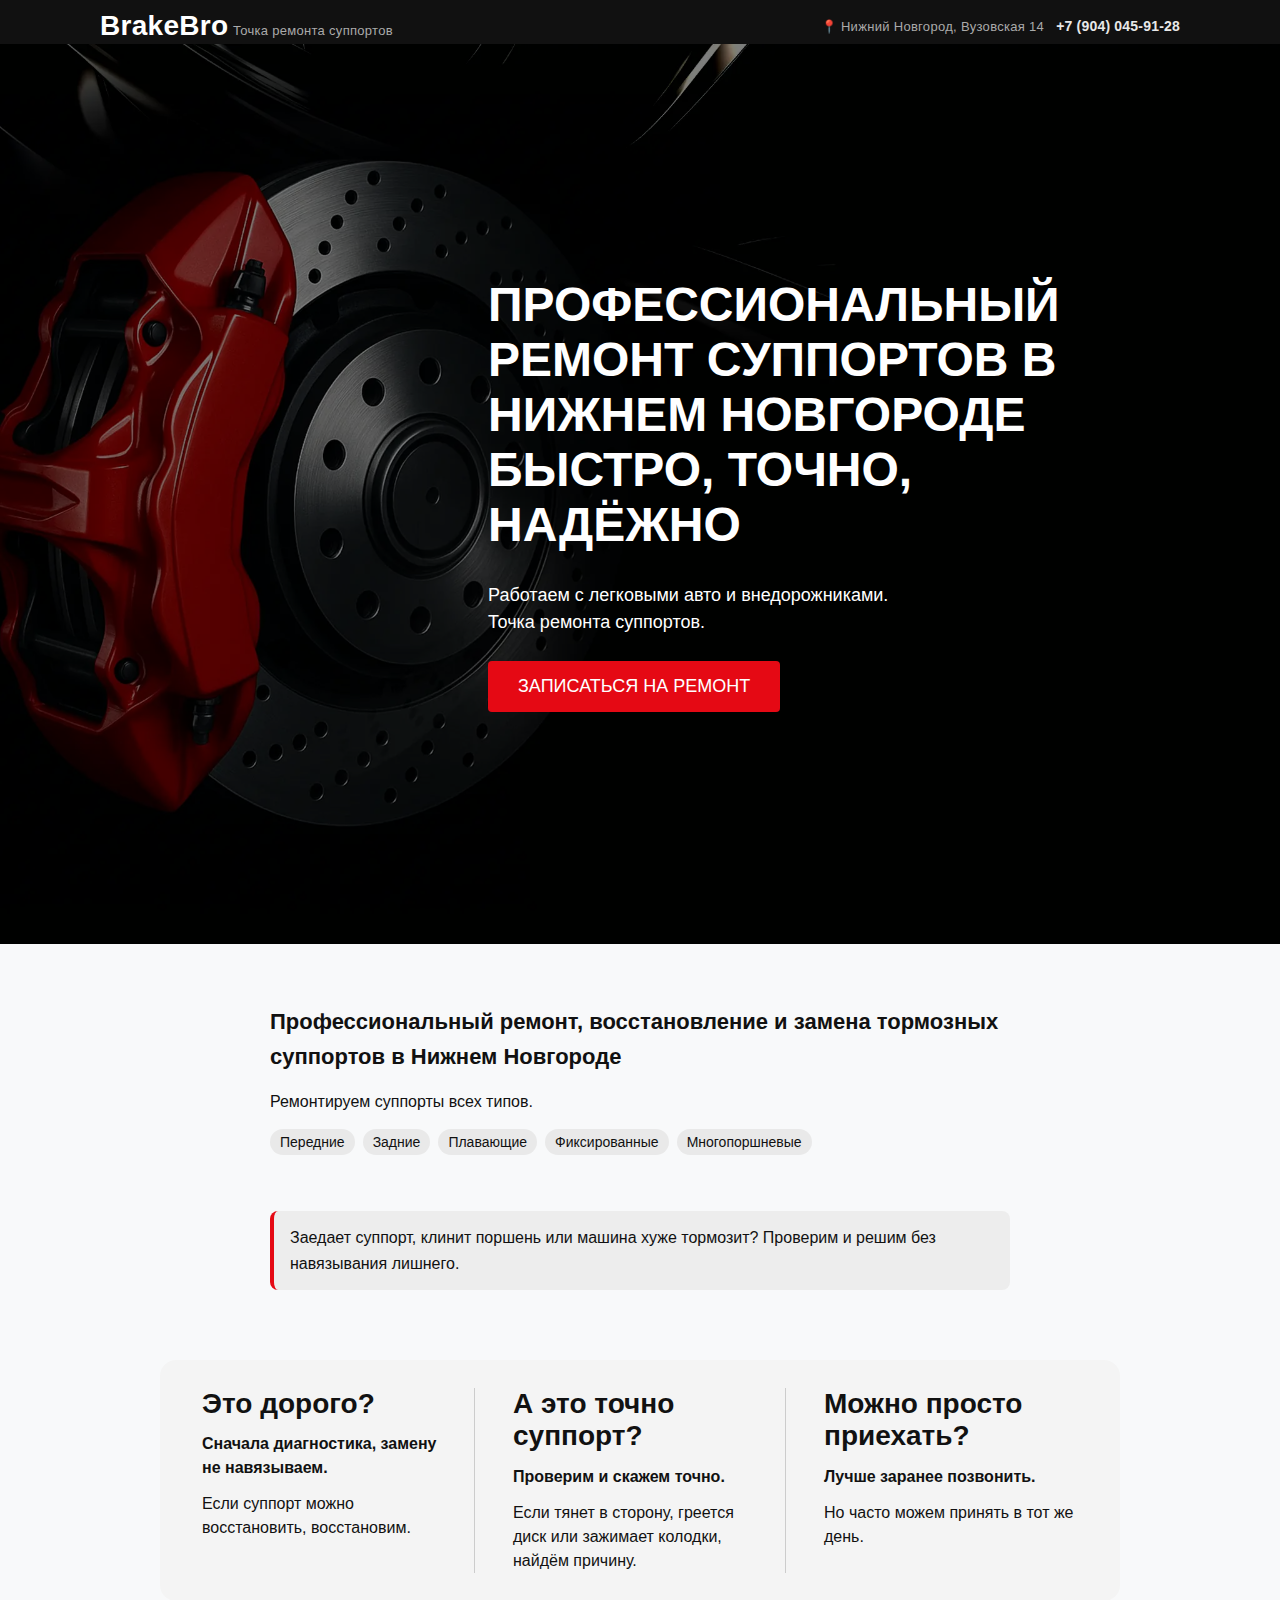
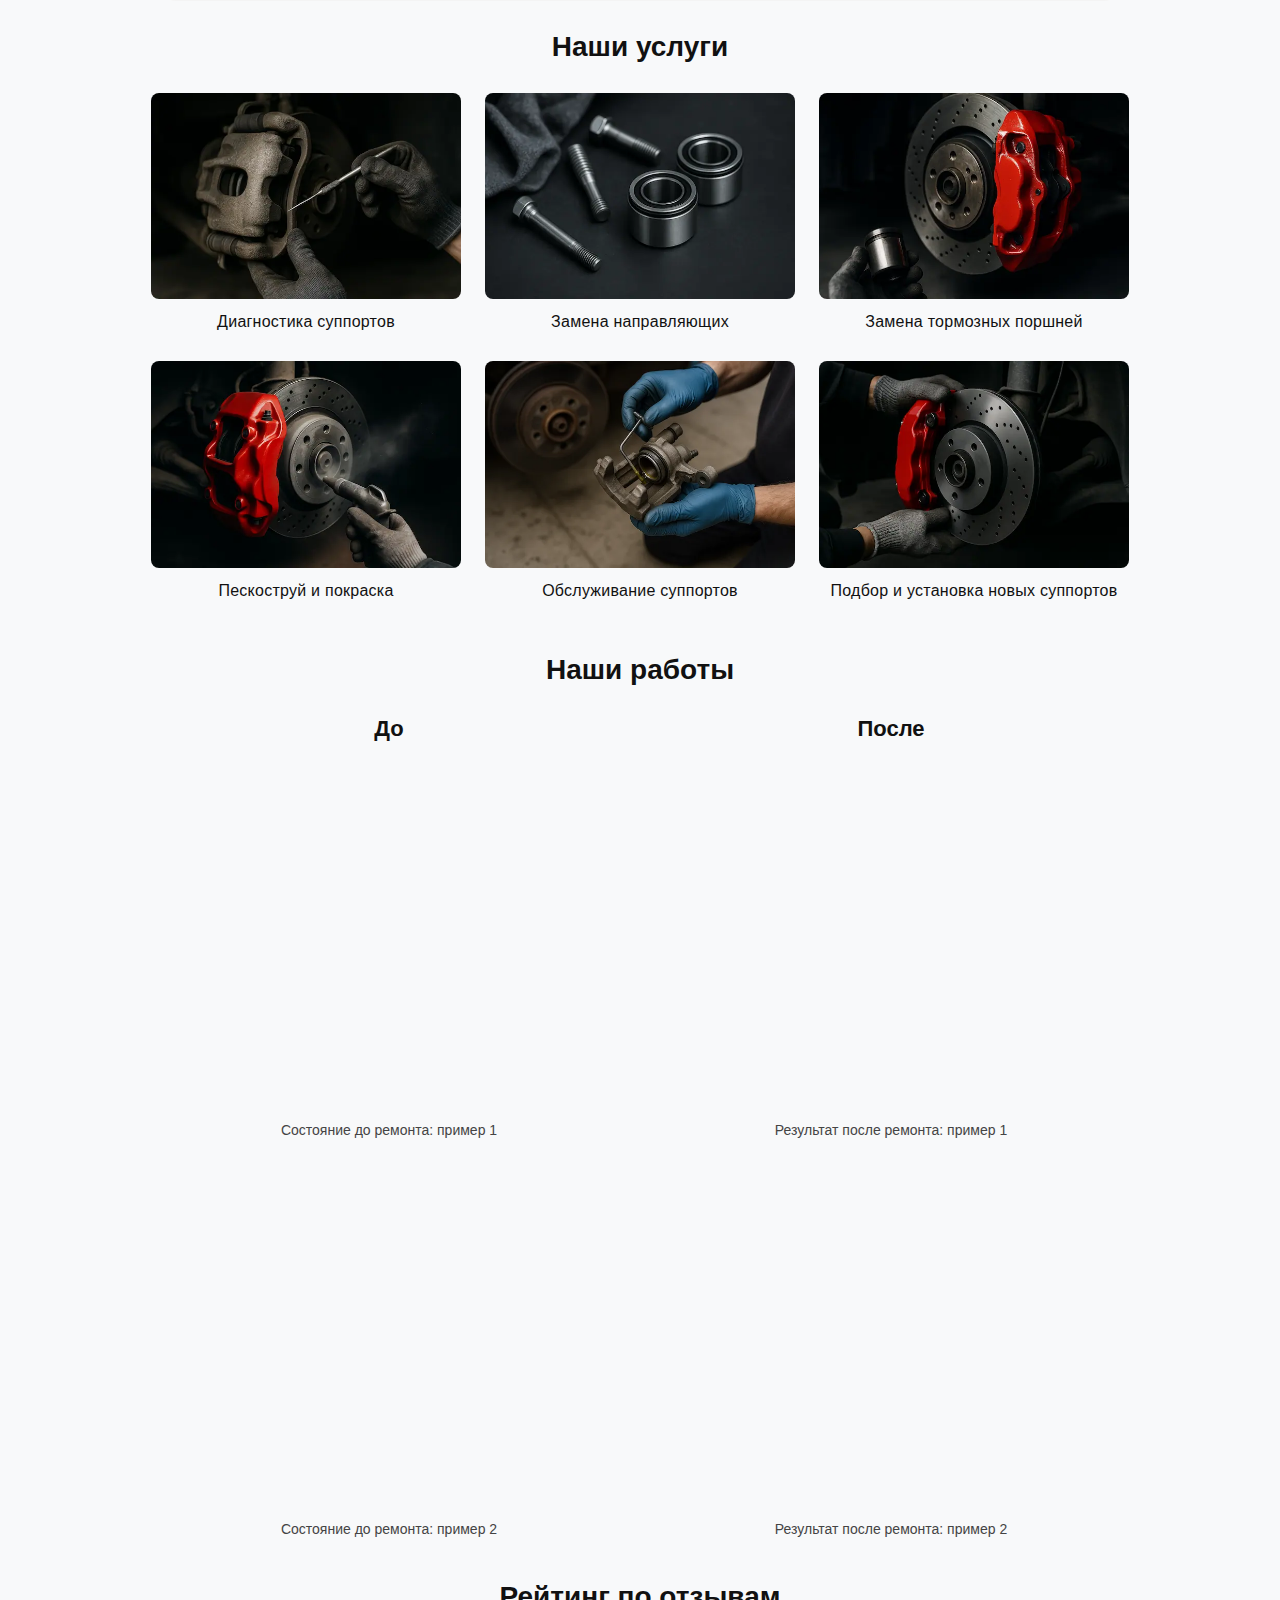
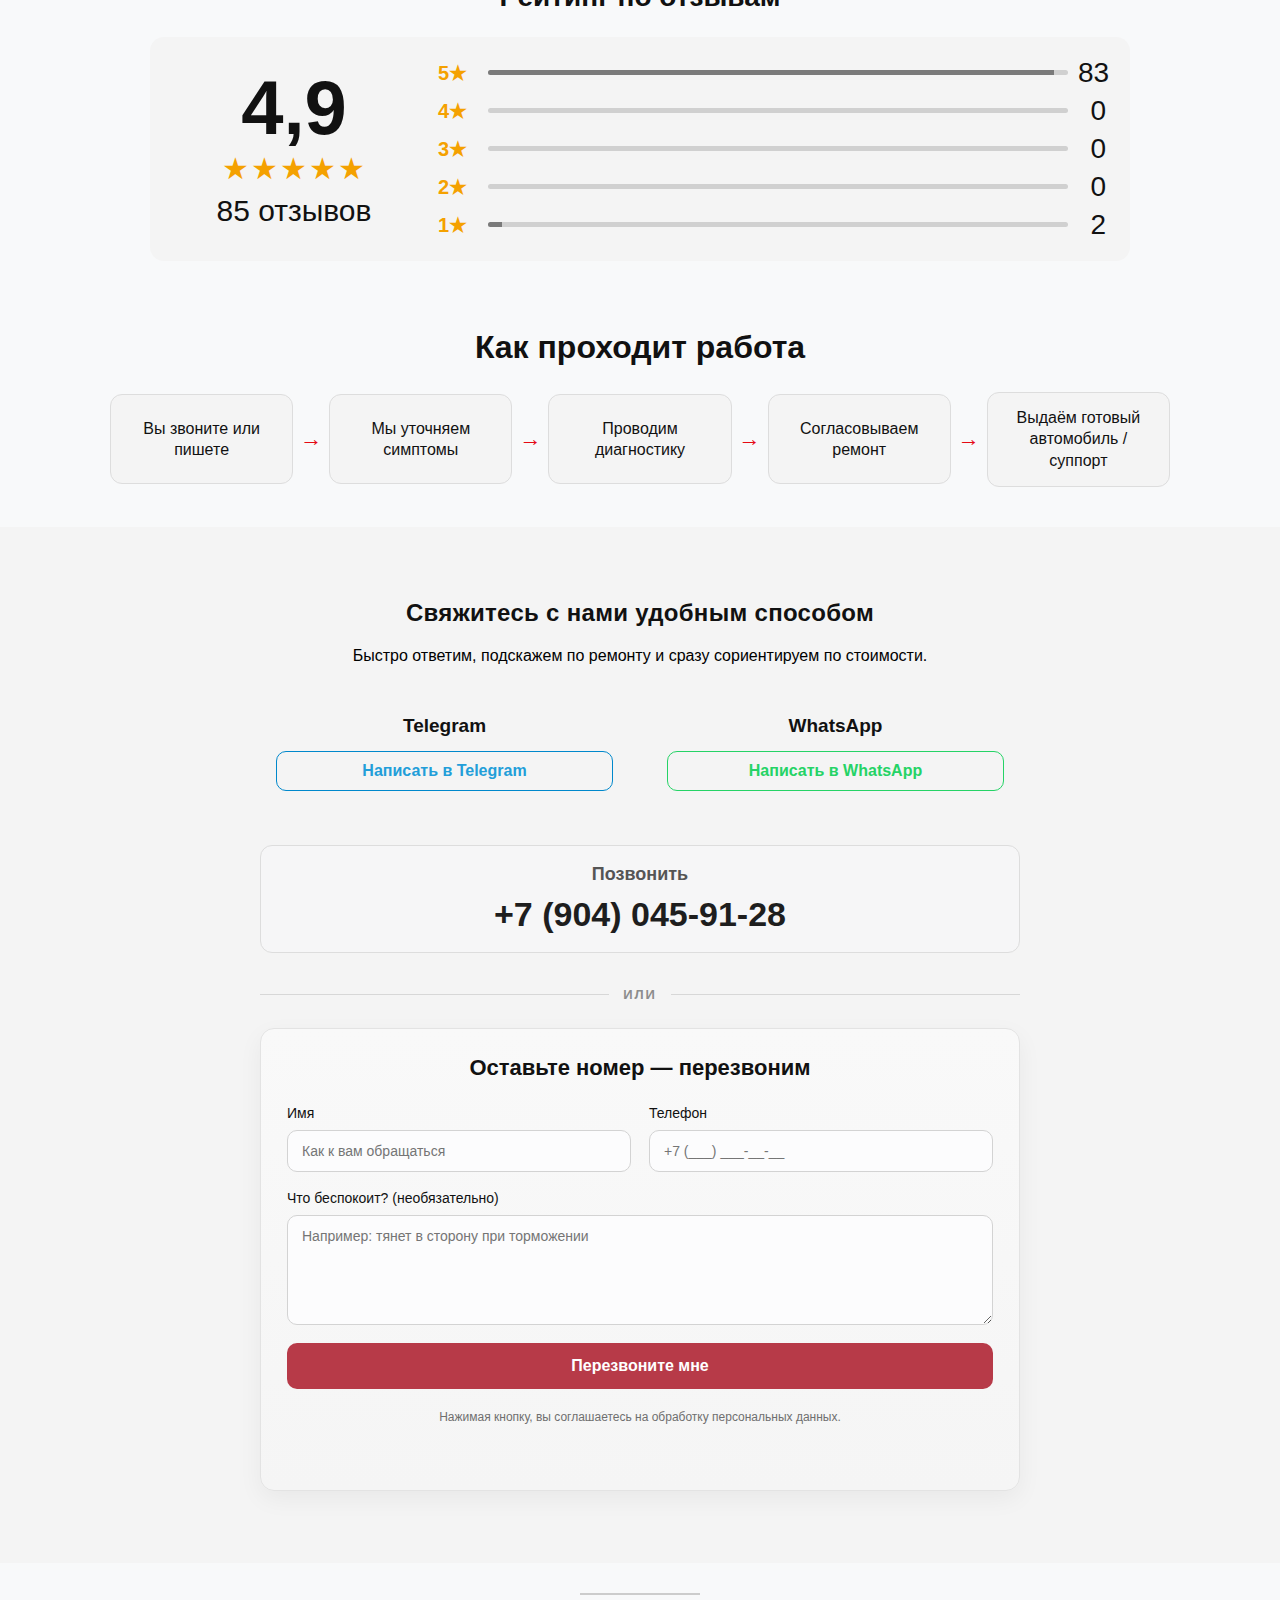
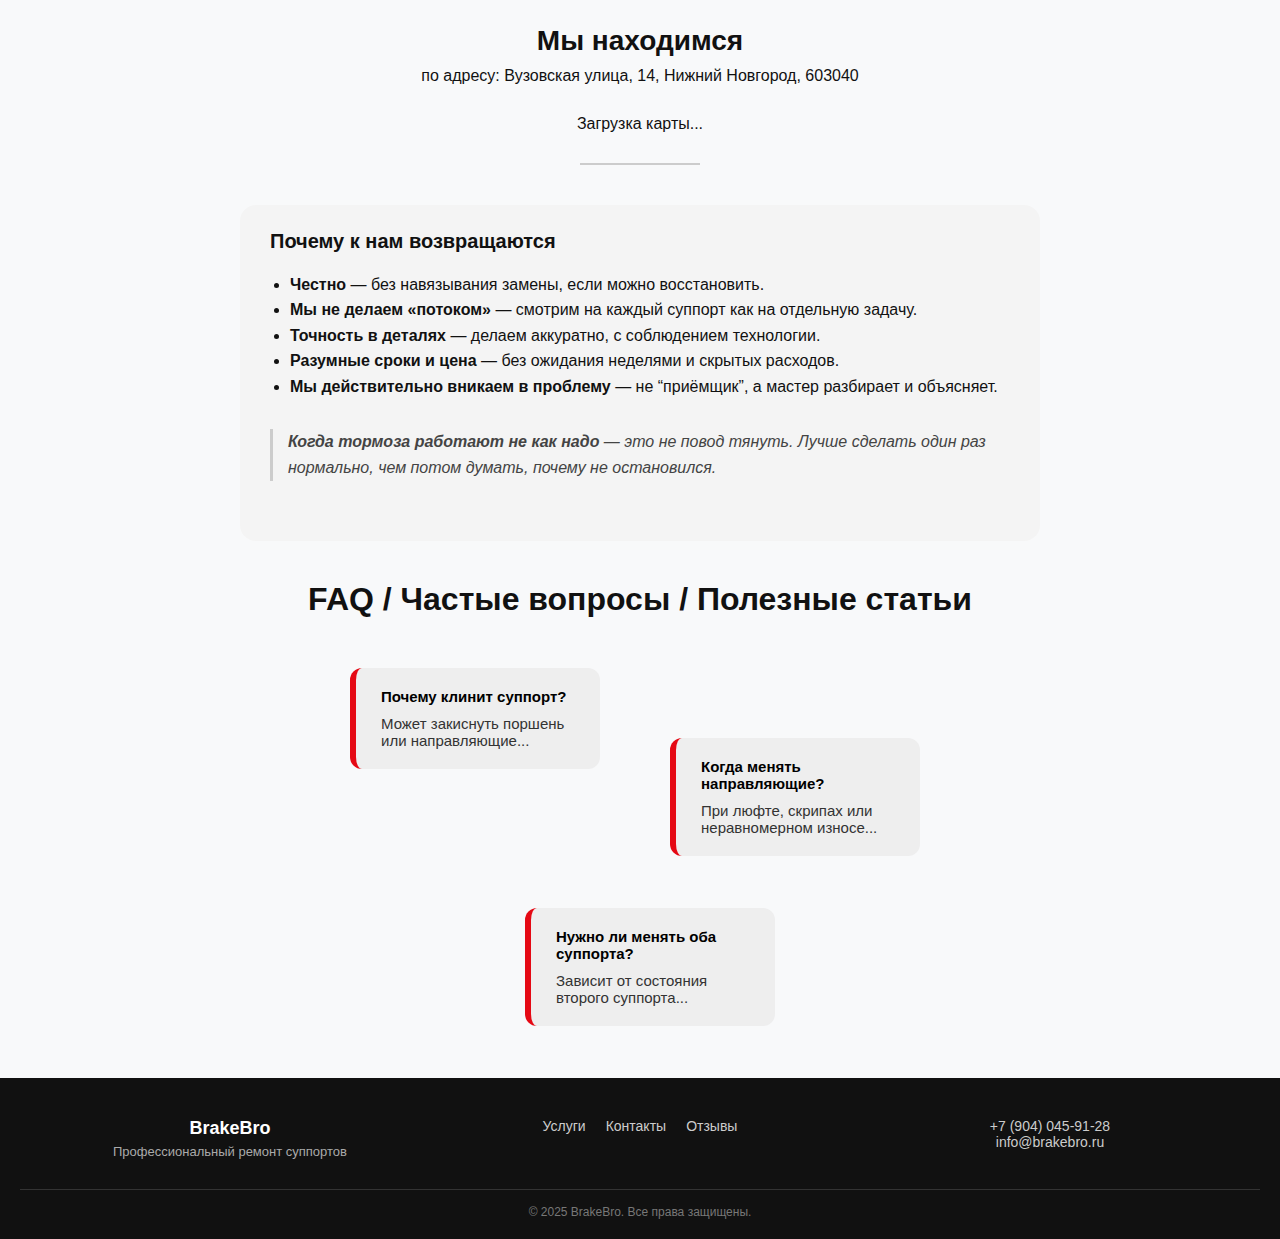
<file: index.html>
<!DOCTYPE html>
<html lang="ru">
<head>
  <meta charset="UTF-8">
  <meta name="viewport" content="width=device-width, initial-scale=1.0">
  <meta name="description" content="Ремонт, замена тормозных суппортов в Нижнем Новгороде. Клинит суппорт? Зажимает колодки? Диагностика и восстановление с гарантией. BrakeBro.">
  <title>Ремонт и восстановление суппортов в Нижнем Новгороде – BrakeBro</title>
  <link rel="canonical" href="https://brakebro.pro/">

  <!-- Fonts and preload -->
  <link rel="icon" href="/favicon.ico" type="image/x-icon">
  <link rel="preload" as="image" href="/background.webp">
  <link rel="preload" as="style" href="style.css?v=69">

  <!-- Styles -->
  <link rel="stylesheet" href="style.css?v=69">

  <!-- Yandex.Metrika counter -->
<script type="text/javascript">
    (function(m,e,t,r,i,k,a){
        m[i]=m[i]||function(){(m[i].a=m[i].a||[]).push(arguments)};
        m[i].l=1*new Date();
        for (var j = 0; j < document.scripts.length; j++) {if (document.scripts[j].src === r) { return; }}
        k=e.createElement(t),a=e.getElementsByTagName(t)[0],k.async=1,k.src=r,a.parentNode.insertBefore(k,a)
    })(window, document,'script','https://mc.yandex.ru/metrika/tag.js?id=108310486', 'ym');

    ym(108310486, 'init', {ssr:true, webvisor:true, clickmap:true, ecommerce:"dataLayer", referrer: document.referrer, url: location.href, accurateTrackBounce:true, trackLinks:true});
</script>
<noscript><div><img src="https://mc.yandex.ru/watch/108310486" style="position:absolute; left:-9999px;" alt="" /></div></noscript>
<!-- /Yandex.Metrika counter -->

<!-- Google tag (gtag.js) -->
<script async src="https://www.googletagmanager.com/gtag/js?id=G-Z561HYT08H"></script>
<script>
  window.dataLayer = window.dataLayer || [];
  function gtag(){dataLayer.push(arguments);}
  gtag('js', new Date());

  gtag('config', 'G-Z561HYT08H');
</script>
</head>

<body>
  <div class="branding">
    <div class="brand-left">
      <span class="brand-main">BrakeBro</span>
      <span class="brand-sub">Точка ремонта суппортов</span>
    </div>
    <div class="brand-right">
      <span class="brand-bub">📍 Нижний Новгород, Вузовская 14</span>
      <a class="brand-phone" href="tel:+79040459128">+7 (904) 045-91-28</a>
    </div>
  </div>

  <section class="hero">
    <img
  class="hero-bg"
  src="background.webp"
  width="2560" height="1440"
  alt=""
  fetchpriority="high"
  decoding="async"
>
    <div class="hero-content">
      <h1 id="lcp-title">ПРОФЕССИОНАЛЬНЫЙ<br>РЕМОНТ СУППОРТОВ В НИЖНЕМ НОВГОРОДЕ<br>БЫСТРО, ТОЧНО,<br>НАДЁЖНО</h1>
      <p>Работаем с легковыми авто и внедорожниками.<br>Точка ремонта суппортов.</p>
      <a href="#contact-phone" class="hero-btn">ЗАПИСАТЬСЯ НА РЕМОНТ</a>
    </div>
  </section>

<section class="seo-text seo-intro">
  <h2>Профессиональный ремонт, восстановление и замена тормозных суппортов в Нижнем Новгороде</h2>
  <p>Ремонтируем суппорты всех типов.</p>
  <ul class="seo-chips" aria-label="Типы суппортов">
    <li>Передние</li>
    <li>Задние</li>
    <li>Плавающие</li>
    <li>Фиксированные</li>
    <li>Многопоршневые</li>
  </ul>
  <p class="seo-alert">Заедает суппорт, клинит поршень или машина хуже тормозит? Проверим и решим без навязывания лишнего.</p>
</section>

<section class="symptom-grid">
  <div class="symptom">
    <h2>Это дорого?</h2>
    <p><strong>Сначала диагностика, замену не навязываем.</strong></p>
    <p>Если суппорт можно восстановить, восстановим.</p>
  </div>
  <div class="symptom">
    <h2>А это точно суппорт?</h2>
    <p><strong>Проверим и скажем точно.</strong></p>
    <p>Если тянет в сторону, греется диск или зажимает колодки, найдём причину.</p>
  </div>
  <div class="symptom">
    <h2>Можно просто приехать?</h2>
    <p><strong>Лучше заранее позвонить.</strong></p>
    <p>Но часто можем принять в тот же день.</p>
  </div>
</section>

<section class="services" id="services">
  <h3>Наши услуги</h3>
  <div class="service-grid">
    <a class="service" href="/services/diagnostika/">
      <img src="img/diag.webp" alt="Диагностика суппортов" loading="lazy">
      <p>Диагностика суппортов</p>
    </a>
    <a class="service" href="/services/napravlyayushchie/">
      <img src="img/guide.webp" alt="Замена направляющих" loading="lazy">
      <p>Замена направляющих</p>
    </a>
    <a class="service" href="/services/porshni/">
      <img src="img/piston.webp" alt="Ремонт тормозных поршней" loading="lazy">
      <p>Замена тормозных поршней</p>
    </a>
    <a class="service" href="/services/pokraska/">
      <img src="img/paint.webp" alt="Пескоструй и покраска" loading="lazy">
      <p>Пескоструй и покраска</p>
    </a>
    <a class="service" href="/services/obsluzhivanie/">
      <img src="img/thread.webp" alt="Восстановление резьбы" loading="lazy">
      <p>Обслуживание суппортов</p>
    </a>
    <a class="service" href="/services/supporter/">
      <img src="img/install.webp" alt="Подбор и установка новых суппортов" loading="lazy">
      <p>Подбор и установка новых суппортов</p>
    </a>
  </div>
</section>

<section class="works" id="works">
  <h3>Наши работы</h3>
  <div class="works-grid">
    <div class="works-column">
      <p class="works-label">До</p>
      <div class="works-stack">
        <figure class="work-card">
          <img src="img/works/before-1.webp" alt="Суппорт до восстановления, пример 1" loading="lazy" decoding="async">
          <figcaption>Состояние до ремонта: пример 1</figcaption>
        </figure>
        <figure class="work-card">
          <img src="img/works/before-2.webp" alt="Суппорт до восстановления, пример 2" loading="lazy" decoding="async">
          <figcaption>Состояние до ремонта: пример 2</figcaption>
        </figure>
      </div>
    </div>
    <div class="works-column">
      <p class="works-label">После</p>
      <div class="works-stack">
        <figure class="work-card">
          <img src="img/works/after-1.webp" alt="Суппорт после восстановления, пример 1" loading="lazy" decoding="async">
          <figcaption>Результат после ремонта: пример 1</figcaption>
        </figure>
        <figure class="work-card">
          <img src="img/works/after-2.webp" alt="Суппорт после восстановления, пример 2" loading="lazy" decoding="async">
          <figcaption>Результат после ремонта: пример 2</figcaption>
        </figure>
      </div>
    </div>
  </div>
</section>

<section class="reviews-summary" aria-labelledby="reviews-title">
  <h3 id="reviews-title">Рейтинг по отзывам</h3>
  <div class="reviews-card">
    <div class="reviews-score">
      <p class="reviews-number">4,9</p>
      <p class="reviews-stars" aria-label="Рейтинг 4,9 из 5">★★★★★</p>
      <p class="reviews-count">85 отзывов</p>
    </div>
    <div class="reviews-breakdown" role="list" aria-label="Распределение оценок">
      <div class="reviews-row" role="listitem">
        <span class="reviews-row-label">5★</span>
        <div class="reviews-bar" aria-hidden="true"><span style="--fill: 97.6%;"></span></div>
        <span class="reviews-row-value">83</span>
      </div>
      <div class="reviews-row" role="listitem">
        <span class="reviews-row-label">4★</span>
        <div class="reviews-bar" aria-hidden="true"><span style="--fill: 0%;"></span></div>
        <span class="reviews-row-value">0</span>
      </div>
      <div class="reviews-row" role="listitem">
        <span class="reviews-row-label">3★</span>
        <div class="reviews-bar" aria-hidden="true"><span style="--fill: 0%;"></span></div>
        <span class="reviews-row-value">0</span>
      </div>
      <div class="reviews-row" role="listitem">
        <span class="reviews-row-label">2★</span>
        <div class="reviews-bar" aria-hidden="true"><span style="--fill: 0%;"></span></div>
        <span class="reviews-row-value">0</span>
      </div>
      <div class="reviews-row" role="listitem">
        <span class="reviews-row-label">1★</span>
        <div class="reviews-bar" aria-hidden="true"><span style="--fill: 2.4%;"></span></div>
        <span class="reviews-row-value">2</span>
      </div>
    </div>
  </div>
</section>

<section class="workflow" aria-labelledby="workflow-title">
  <h5 id="workflow-title">Как проходит работа</h5>
  <div class="workflow-track" role="list" aria-label="Этапы работы">
    <div class="workflow-step" role="listitem">Вы звоните или пишете</div>
    <span class="workflow-arrow" aria-hidden="true">→</span>
    <div class="workflow-step" role="listitem">Мы уточняем симптомы</div>
    <span class="workflow-arrow" aria-hidden="true">→</span>
    <div class="workflow-step" role="listitem">Проводим диагностику</div>
    <span class="workflow-arrow" aria-hidden="true">→</span>
    <div class="workflow-step" role="listitem">Согласовываем ремонт</div>
    <span class="workflow-arrow" aria-hidden="true">→</span>
    <div class="workflow-step" role="listitem">Выдаём готовый автомобиль / суппорт</div>
  </div>
</section>

  <section class="final-call light-theme" id="contact">
    <h4>Свяжитесь с нами удобным способом</h4>
    <p class="subtitle">Быстро ответим, подскажем по ремонту и сразу сориентируем по стоимости.</p>

    <div class="contact-cards">
      <article class="contact-card">
        <h5>Telegram</h5>
        <a href="https://t.me/brake_bro" target="_blank" rel="noopener noreferrer" class="contact-btn contact-btn-telegram">
          Написать в Telegram
        </a>
      </article>
      <article class="contact-card">
        <h5>WhatsApp</h5>
        <a href="https://wa.me/79040459128" target="_blank" rel="noopener noreferrer" class="contact-btn contact-btn-whatsapp">
          Написать в WhatsApp
        </a>
      </article>
    </div>
    <div class="contact-phone-row" id="contact-phone">
      <a href="tel:+79040459128" class="contact-phone-btn">
        <span class="contact-phone-caption">Позвонить</span>
        <span class="contact-phone-number">+7 (904) 045-91-28</span>
      </a>
    </div>
    <div class="contact-or" aria-hidden="true">
      <span>ИЛИ</span>
    </div>

    <div class="callback-box">
      <p class="callback-title">Оставьте номер — перезвоним</p>
      <form id="callback-form" class="callback-form" novalidate>
        <label class="callback-field">
          <span>Имя</span>
          <input type="text" name="name" maxlength="60" autocomplete="name" placeholder="Как к вам обращаться">
        </label>
        <label class="callback-field">
          <span>Телефон</span>
          <input type="tel" name="phone" required maxlength="30" autocomplete="tel" placeholder="+7 (___) ___-__-__">
        </label>
        <label class="callback-field callback-field-full">
          <span>Что беспокоит? (необязательно)</span>
          <textarea name="issue" maxlength="500" rows="3" placeholder="Например: тянет в сторону при торможении"></textarea>
        </label>
        <input class="callback-hp" type="text" name="website" tabindex="-1" autocomplete="off" aria-hidden="true">
        <button class="callback-submit" type="submit">Перезвоните мне</button>
        <p class="callback-legal">Нажимая кнопку, вы соглашаетесь на обработку персональных данных.</p>
        <p class="callback-status" id="callback-status" aria-live="polite"></p>
      </form>
    </div>
  </section>

<hr class="faq-divider">

<section class="location">
  <h4>Мы находимся</h4>
  <p>по адресу: Вузовская улица, 14, Нижний Новгород, 603040</p>
  <div class="map" id="map-container">
  <p>Загрузка карты...</p>
</div>
</section>

  <hr class="faq-divider">

<section class="seo-text">
  <h5>Почему к нам возвращаются</h5>
  <ul>
    <li><b>Честно</b> — без навязывания замены, если можно восстановить.</li>
    <li><b>Мы не делаем «потоком»</b> — смотрим на каждый суппорт как на отдельную задачу.</li>
    <li><b>Точность в деталях</b> — делаем аккуратно, с соблюдением технологии.</li>
    <li><b>Разумные сроки и цена</b> — без ожидания неделями и скрытых расходов.</li>
    <li><b>Мы действительно вникаем в проблему</b> — не “приёмщик”, а мастер разбирает и объясняет.</li>
  </ul>
  <blockquote>
    <p><strong>Когда тормоза работают не как надо</strong> — это не повод тянуть. Лучше сделать один раз нормально, чем потом думать, почему не остановился.</p>
  </blockquote>
</section>

<section class="faq-preview" id="faq">
  <h5>FAQ / Частые вопросы / Полезные статьи</h5>
  <div class="faq-scatter">
    <a href="/faq/pochemu-klinit-support/" class="faq-link">
      <div class="faq-card faq-left">
        <p><strong>Почему клинит суппорт?</strong><br>Может закиснуть поршень или направляющие...</p>
      </div>
    </a>
    <a href="/faq/kogda-menyat-napravlyayushchie/" class="faq-link">
      <div class="faq-card faq-center">
        <p><strong>Когда менять направляющие?</strong><br>При люфте, скрипах или неравномерном износе...</p>
      </div>
    </a>
    <a href="/faq/nuzhno-li-menyat-oba-supporta/" class="faq-link">
      <div class="faq-card faq-right">
        <p><strong>Нужно ли менять оба суппорта?</strong><br>Зависит от состояния второго суппорта...</p>
      </div>
    </a>
  </div>
</section>

<footer class="footer">
  <div class="footer-wrapper">
    <div class="footer-brand">
      <h6>BrakeBro</h6>
      <p>Профессиональный ремонт суппортов</p>
    </div>
    <div class="footer-nav">
      <a href="#services">Услуги</a>
      <a href="#contact">Контакты</a>
      <a href="" target="_blank" rel="noopener noreferrer">Отзывы</a>
    </div>
    <div class="footer-contact">
      <p>+7 (904) 045-91-28</p>
      <p>info@brakebro.ru</p>
    </div>
  </div>
  <div class="footer-bottom">
    <p>© 2025 BrakeBro. Все права защищены.</p>
  </div>
</footer>

<script>
  window.LEAD_API_URL = window.LEAD_API_URL || 'https://brake-caliper-repair-site.vercel.app/api/lead';
</script>
<script>
  document.addEventListener("DOMContentLoaded", function () {
    const heroCta = document.querySelector('.hero-btn[href="#contact-phone"]');
    const contactPhoneAnchor = document.getElementById('contact-phone');
    const telegramBtn = document.querySelector('.contact-btn-telegram');
    const whatsappBtn = document.querySelector('.contact-btn-whatsapp');
    const phoneBtn = document.querySelector('.contact-phone-btn');

    function trackEvent(goalName, params) {
      const eventParams = params || {};

      if (typeof window.ym === 'function') {
        window.ym(108310486, 'reachGoal', goalName, eventParams);
      }

      if (typeof window.gtag === 'function') {
        window.gtag('event', goalName, eventParams);
      }
    }

    if (heroCta && contactPhoneAnchor) {
      heroCta.addEventListener('click', function (event) {
        event.preventDefault();
        const targetTop = contactPhoneAnchor.getBoundingClientRect().top + window.scrollY;
        const offset = Math.round(
          Math.min(420, Math.max(260, window.innerHeight * 0.36))
        );
        window.scrollTo({
          top: Math.max(0, targetTop - offset),
          behavior: 'smooth'
        });
        history.replaceState(null, '', '#contact-phone');
      });
    }

    if (telegramBtn) {
      telegramBtn.addEventListener('click', function () {
        trackEvent('click_telegram', { channel: 'telegram' });
      });
    }

    if (whatsappBtn) {
      whatsappBtn.addEventListener('click', function () {
        trackEvent('click_whatsapp', { channel: 'whatsapp' });
      });
    }

    if (phoneBtn) {
      phoneBtn.addEventListener('click', function () {
        trackEvent('click_phone', { channel: 'phone' });
      });
    }

    const observer = new IntersectionObserver(entries => {
      if (entries[0].isIntersecting) {
        const iframe = document.createElement('iframe');
        iframe.src="https://yandex.ru/map-widget/v1/?um=constructor%3Acfe336c6862e1aa5b78ec6b3aad4a0ab6b3c438454398e03b7ee2bf9ab5ccc6e&amp;source=constructor";
        iframe.width = "500";
        iframe.height = "400";
        iframe.style.border = "0";
        iframe.allowFullscreen = true;
        iframe.loading = "lazy";
        document.getElementById('map-container').innerHTML = '';
        document.getElementById('map-container').appendChild(iframe);
        observer.disconnect();
      }
    }, { threshold: 0.2 });

    observer.observe(document.getElementById('map-container'));

    const callbackForm = document.getElementById('callback-form');
    const statusEl = document.getElementById('callback-status');

    if (callbackForm && statusEl) {
      callbackForm.addEventListener('submit', async function (event) {
        event.preventDefault();
        statusEl.textContent = '';

        const submitBtn = callbackForm.querySelector('.callback-submit');
        const formData = new FormData(callbackForm);
        const payload = {
          name: String(formData.get('name') || '').trim(),
          phone: String(formData.get('phone') || '').trim(),
          issue: String(formData.get('issue') || '').trim(),
          website: String(formData.get('website') || '').trim()
        };

        if (!payload.phone) {
          statusEl.textContent = 'Укажите номер телефона.';
          return;
        }

        submitBtn.disabled = true;
        submitBtn.textContent = 'Отправляем...';

        const endpoint = window.LEAD_API_URL || '/api/lead';

        try {
          const response = await fetch(endpoint, {
            method: 'POST',
            headers: { 'Content-Type': 'application/json' },
            body: JSON.stringify(payload)
          });

          if (!response.ok) {
            throw new Error('request_failed');
          }

          trackEvent('lead_submit_success', { form: 'callback' });
          callbackForm.reset();
          statusEl.textContent = 'Спасибо! Свяжемся с вами в ближайшее время.';
        } catch (error) {
          statusEl.textContent = 'Не удалось отправить заявку. Позвоните, пожалуйста: +7 (904) 045-91-28';
        } finally {
          submitBtn.disabled = false;
          submitBtn.textContent = 'Перезвоните мне';
        }
      });
    }
  });
</script>

</body>
</html>
</file>
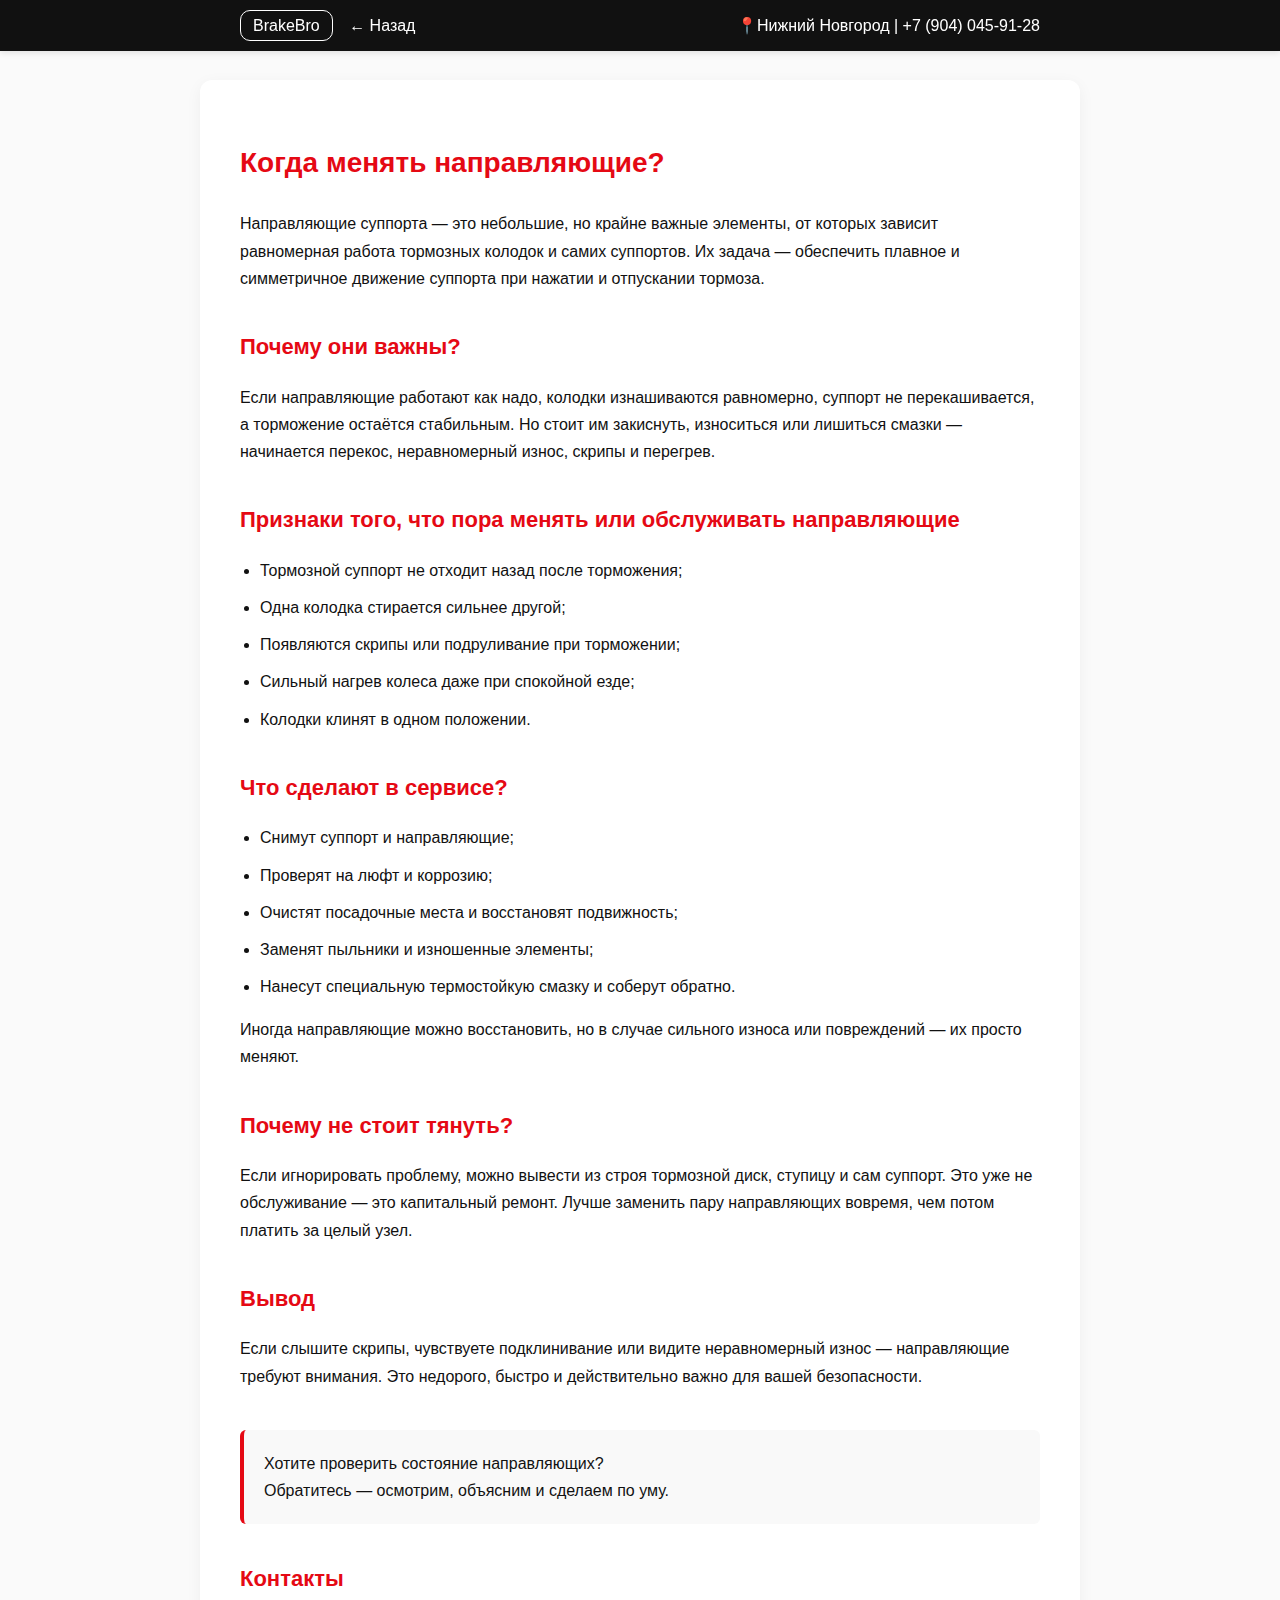
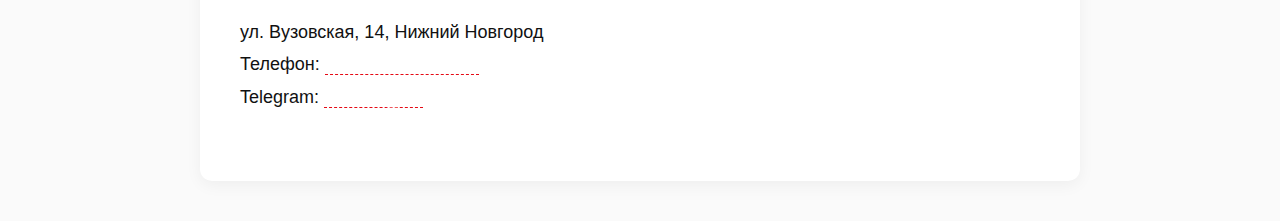
<file: faq/kogda-menyat-napravlyayushchie/index.html>
<!DOCTYPE html>
<html lang="ru">
<head>
  <meta charset="UTF-8">
  <meta name="viewport" content="width=device-width, initial-scale=1.0">
  <meta name="description" content="Понятная статья для автовладельцев о признаках и причинах замены направляющих суппорта.">
  <title>Когда менять направляющие — BrakeBro</title>
  <link rel="canonical" href="https://brakebro.pro/faq/kogda-menyat-napravlyayushchie/">
  
  <style>
  body {
    font-family: Inter, "Segoe UI", -apple-system, BlinkMacSystemFont, Roboto, "Helvetica Neue", Arial, "Noto Sans", sans-serif;
    background: #fafafa;
    color: #111;
    margin: 0;
    padding: 40px 20px;
    line-height: 1.7;
    display: flex;
    justify-content: center;
    padding-top: 80px;
  }

  .top-bar {
    background: #111;
    color: #fff;
    width: 100%;
    padding: 12px 0;
    position: fixed;
    top: 0;
    left: 0;
    z-index: 1000;
    box-shadow: 0 2px 6px rgba(0,0,0,0.1);
  }

  .top-bar-inner {
    max-width: 800px;
    margin: 0 auto;
    display: flex;
    justify-content: space-between;
    align-items: center;
    padding: 0 20px;
  }

  .top-bar a,
  .top-bar span {
    color: #fff;
    text-decoration: none;
    font-weight: 500;
    padding: 6px 12px;
    border-radius: 10px;
    transition: all 0.6s ease;
  }

  .top-bar a.site-link {
    border: 1px solid #fff;
  }

  .top-bar a.back-link:hover {
    border: 1px solid #fff;
  }

  .contacts-block a {
  color: #fff;
  text-decoration: none;
  border-bottom: 1px dashed #e50914;
  transition: color 0.3s;
  font-weight: 500;
  }
  .contacts-block a:hover,
  .contacts-block a:focus {
  color: #e50914;
  border-bottom: 1px solid #e50914;
  text-decoration: none;
  }
  .contacts-block {
  margin-top: 12px;
  margin-bottom: 28px;
  font-size: 18px;
  line-height: 1.8;
  }

  @media (max-width: 600px) {
    .top-bar-inner {
      flex-direction: column;
      align-items: flex-start;
      gap: 8px;
      padding: 10px 16px;
    }

    .top-bar a,
    .top-bar span {
      padding: 4px 8px;
      font-size: 14px;
    }

    .top-bar a.site-link {
      font-size: 16px;
    }
  }
  .container {
    max-width: 800px;
    width: 100%;
    background: #fff;
    padding: 40px;
    border-radius: 12px;
    box-shadow: 0 4px 16px rgba(0,0,0,0.05);
  }

  h1, h2 {
    color: #e50914;
  }

  h1 {
    font-size: 28px;
    margin-bottom: 24px;
  }

  h2 {
    font-size: 22px;
    margin-top: 36px;
  }

  ul {
    padding-left: 20px;
  }

  li {
    margin-bottom: 10px;
  }

  .cta {
    margin-top: 40px;
    padding: 20px;
    border-left: 4px solid #e50914;
    background: #f9f9f9;
    border-radius: 6px;
    font-weight: 500;
  }

  /* === Тёмная тема === */
  @media (prefers-color-scheme: dark) {
    body {
      background: #181818;
      color: #e0e0e0;
    }

    .container {
      background: #232323;
      box-shadow: 0 4px 16px rgba(0,0,0,0.2);
    }

    .top-bar {
      background: #222;
      color: #fff;
      box-shadow: 0 2px 6px rgba(0,0,0,0.3);
    }
    .top-bar a,
    .top-bar span {
      color: #fff;
    }
    .top-bar a.site-link,
    .top-bar a.back-link:hover {
      border: 1px solid #fff;
    }
    h1, h2 {
      color: #ff4b4b;
    }
    .cta {
      background: #252525;
      border-left: 4px solid #ff4b4b;
      color: #ffeaea;
    }
  }
</style>

</head>
<body>
  <div class="top-bar">
    <div class="top-bar-inner">
      <div>
        <a href="/" class="site-link">BrakeBro</a>
        <a href="/#faq" class="back-link">← Назад</a>
      </div>
      <div>📍Нижний Новгород | +7 (904) 045-91-28</div>
    </div>
  </div>

  <div class="container">
    <h1>Когда менять направляющие?</h1>

    <p>Направляющие суппорта — это небольшие, но крайне важные элементы, от которых зависит равномерная работа тормозных колодок и самих суппортов. Их задача — обеспечить плавное и симметричное движение суппорта при нажатии и отпускании тормоза.</p>

    <h2>Почему они важны?</h2>
    <p>Если направляющие работают как надо, колодки изнашиваются равномерно, суппорт не перекашивается, а торможение остаётся стабильным. Но стоит им закиснуть, износиться или лишиться смазки — начинается перекос, неравномерный износ, скрипы и перегрев.</p>

    <h2>Признаки того, что пора менять или обслуживать направляющие</h2>
    <ul>
      <li>Тормозной суппорт не отходит назад после торможения;</li>
      <li>Одна колодка стирается сильнее другой;</li>
      <li>Появляются скрипы или подруливание при торможении;</li>
      <li>Сильный нагрев колеса даже при спокойной езде;</li>
      <li>Колодки клинят в одном положении.</li>
    </ul>

    <h2>Что сделают в сервисе?</h2>
    <ul>
      <li>Снимут суппорт и направляющие;</li>
      <li>Проверят на люфт и коррозию;</li>
      <li>Очистят посадочные места и восстановят подвижность;</li>
      <li>Заменят пыльники и изношенные элементы;</li>
      <li>Нанесут специальную термостойкую смазку и соберут обратно.</li>
    </ul>

    <p>Иногда направляющие можно восстановить, но в случае сильного износа или повреждений — их просто меняют.</p>

    <h2>Почему не стоит тянуть?</h2>
    <p>Если игнорировать проблему, можно вывести из строя тормозной диск, ступицу и сам суппорт. Это уже не обслуживание — это капитальный ремонт. Лучше заменить пару направляющих вовремя, чем потом платить за целый узел.</p>

    <h2>Вывод</h2>
    <p>Если слышите скрипы, чувствуете подклинивание или видите неравномерный износ — направляющие требуют внимания. Это недорого, быстро и действительно важно для вашей безопасности.</p>

    <div class="cta">
      Хотите проверить состояние направляющих?<br>
      Обратитесь — осмотрим, объясним и сделаем по уму.
    </div>

    <h2>Контакты</h2>
    <div class="contacts-block">
      ул. Вузовская, 14, Нижний Новгород<br>
      Телефон: <a href="tel:+79040459128">+7 (904) 045-91-28</a><br>
      Telegram: <a href="https://t.me/brake_bro" target="_blank" rel="noopener noreferrer">@brake_bro</a>
    </div>

  </div>
</body>
</html>
</file>
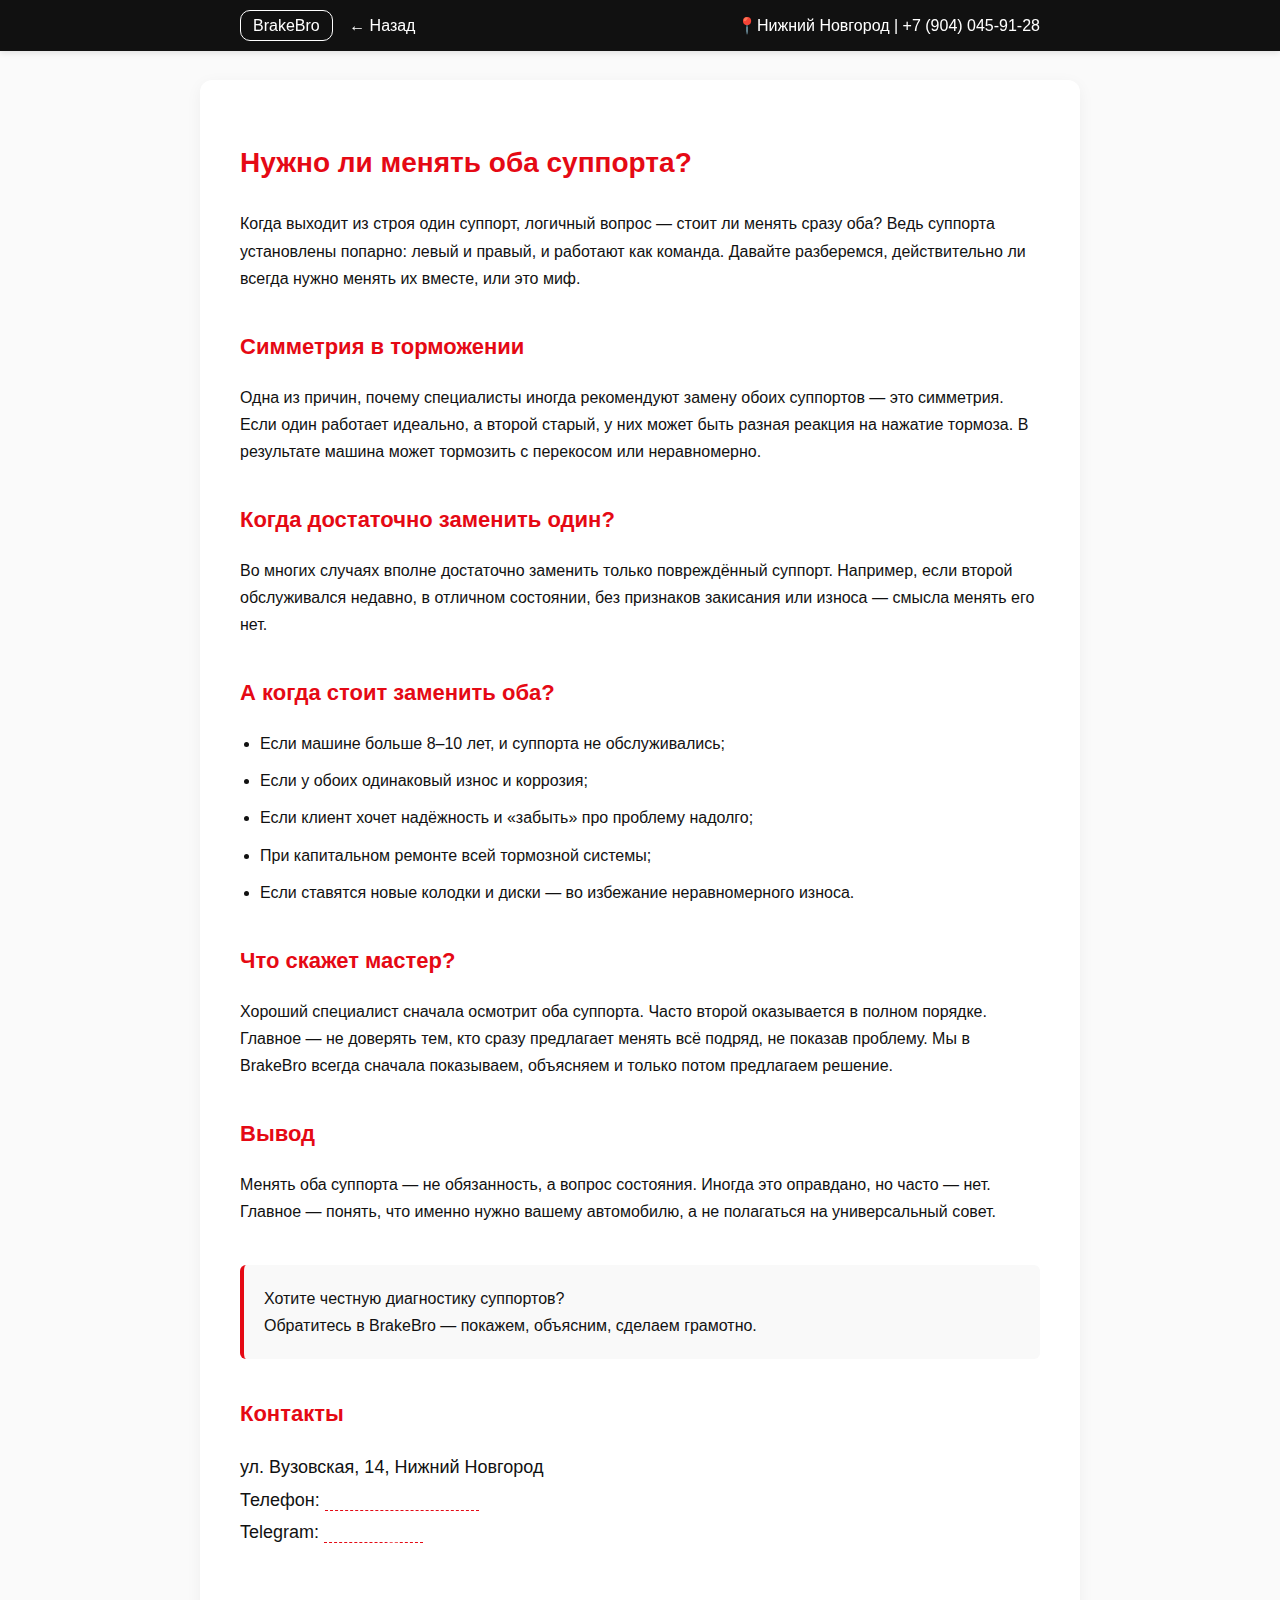
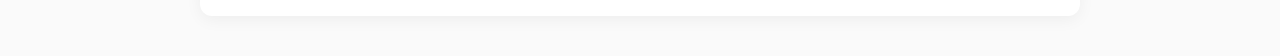
<file: faq/nuzhno-li-menyat-oba-supporta/index.html>
<!DOCTYPE html>
<html lang="ru">
<head>
  <meta charset="UTF-8">
  <meta name="viewport" content="width=device-width, initial-scale=1.0">
  <meta name="description" content="Нужно ли менять оба суппорта? Ответы от специалистов BrakeBro — что важно знать при замене тормозной системы.">
  <title>Нужно ли менять оба суппорта? — BrakeBro</title>
  <link rel="canonical" href="https://brakebro.pro/faq/nuzhno-li-menyat-oba-supporta/">
  
  <style>
  body {
    font-family: Inter, "Segoe UI", -apple-system, BlinkMacSystemFont, Roboto, "Helvetica Neue", Arial, "Noto Sans", sans-serif;
    background: #fafafa;
    color: #111;
    margin: 0;
    padding: 40px 20px;
    line-height: 1.7;
    display: flex;
    justify-content: center;
    padding-top: 80px;
  }

  .top-bar {
    background: #111;
    color: #fff;
    width: 100%;
    padding: 12px 0;
    position: fixed;
    top: 0;
    left: 0;
    z-index: 1000;
    box-shadow: 0 2px 6px rgba(0,0,0,0.1);
  }

  .top-bar-inner {
    max-width: 800px;
    margin: 0 auto;
    display: flex;
    justify-content: space-between;
    align-items: center;
    padding: 0 20px;
  }

  .top-bar a,
  .top-bar span {
    color: #fff;
    text-decoration: none;
    font-weight: 500;
    padding: 6px 12px;
    border-radius: 10px;
    transition: all 0.6s ease;
  }

  .top-bar a.site-link {
    border: 1px solid #fff;
  }

  .top-bar a.back-link:hover {
    border: 1px solid #fff;
  }

  .contacts-block a {
  color: #fff;
  text-decoration: none;
  border-bottom: 1px dashed #e50914;
  transition: color 0.3s;
  font-weight: 500;
  }
  .contacts-block a:hover,
  .contacts-block a:focus {
  color: #e50914;
  border-bottom: 1px solid #e50914;
  text-decoration: none;
  }
  .contacts-block {
  margin-top: 12px;
  margin-bottom: 28px;
  font-size: 18px;
  line-height: 1.8;
  }
  
  @media (max-width: 600px) {
    .top-bar-inner {
      flex-direction: column;
      align-items: flex-start;
      gap: 8px;
      padding: 10px 16px;
    }

    .top-bar a,
    .top-bar span {
      padding: 4px 8px;
      font-size: 14px;
    }

    .top-bar a.site-link {
      font-size: 16px;
    }
  }
  .container {
    max-width: 800px;
    width: 100%;
    background: #fff;
    padding: 40px;
    border-radius: 12px;
    box-shadow: 0 4px 16px rgba(0,0,0,0.05);
  }

  h1, h2 {
    color: #e50914;
  }

  h1 {
    font-size: 28px;
    margin-bottom: 24px;
  }

  h2 {
    font-size: 22px;
    margin-top: 36px;
  }

  ul {
    padding-left: 20px;
  }

  li {
    margin-bottom: 10px;
  }

  .cta {
    margin-top: 40px;
    padding: 20px;
    border-left: 4px solid #e50914;
    background: #f9f9f9;
    border-radius: 6px;
    font-weight: 500;
  }

  /* === Тёмная тема === */
  @media (prefers-color-scheme: dark) {
    body {
      background: #181818;
      color: #e0e0e0;
    }

    .container {
      background: #232323;
      box-shadow: 0 4px 16px rgba(0,0,0,0.2);
    }

    .top-bar {
      background: #222;
      color: #fff;
      box-shadow: 0 2px 6px rgba(0,0,0,0.3);
    }
    .top-bar a,
    .top-bar span {
      color: #fff;
    }
    .top-bar a.site-link,
    .top-bar a.back-link:hover {
      border: 1px solid #fff;
    }
    h1, h2 {
      color: #ff4b4b;
    }
    .cta {
      background: #252525;
      border-left: 4px solid #ff4b4b;
      color: #ffeaea;
    }
  }
</style>

</head>
<body>
  <div class="top-bar">
    <div class="top-bar-inner">
      <div>
        <a href="/" class="site-link">BrakeBro</a>
        <a href="/#faq" class="back-link">← Назад</a>
      </div>
      <div>📍Нижний Новгород | +7 (904) 045-91-28</div>
    </div>
  </div>

  <div class="container">
    <h1>Нужно ли менять оба суппорта?</h1>

    <p>Когда выходит из строя один суппорт, логичный вопрос — стоит ли менять сразу оба? Ведь суппорта установлены попарно: левый и правый, и работают как команда. Давайте разберемся, действительно ли всегда нужно менять их вместе, или это миф.</p>

    <h2>Симметрия в торможении</h2>
    <p>Одна из причин, почему специалисты иногда рекомендуют замену обоих суппортов — это симметрия. Если один работает идеально, а второй старый, у них может быть разная реакция на нажатие тормоза. В результате машина может тормозить с перекосом или неравномерно.</p>

    <h2>Когда достаточно заменить один?</h2>
    <p>Во многих случаях вполне достаточно заменить только повреждённый суппорт. Например, если второй обслуживался недавно, в отличном состоянии, без признаков закисания или износа — смысла менять его нет.</p>

    <h2>А когда стоит заменить оба?</h2>
    <ul>
      <li>Если машине больше 8–10 лет, и суппорта не обслуживались;</li>
      <li>Если у обоих одинаковый износ и коррозия;</li>
      <li>Если клиент хочет надёжность и «забыть» про проблему надолго;</li>
      <li>При капитальном ремонте всей тормозной системы;</li>
      <li>Если ставятся новые колодки и диски — во избежание неравномерного износа.</li>
    </ul>

    <h2>Что скажет мастер?</h2>
    <p>Хороший специалист сначала осмотрит оба суппорта. Часто второй оказывается в полном порядке. Главное — не доверять тем, кто сразу предлагает менять всё подряд, не показав проблему. Мы в BrakeBro всегда сначала показываем, объясняем и только потом предлагаем решение.</p>

    <h2>Вывод</h2>
    <p>Менять оба суппорта — не обязанность, а вопрос состояния. Иногда это оправдано, но часто — нет. Главное — понять, что именно нужно вашему автомобилю, а не полагаться на универсальный совет.</p>

    <div class="cta">
      Хотите честную диагностику суппортов?<br>
      Обратитесь в BrakeBro — покажем, объясним, сделаем грамотно.
    </div>

    <h2>Контакты</h2>
    <div class="contacts-block">
      ул. Вузовская, 14, Нижний Новгород<br>
      Телефон: <a href="tel:+79040459128">+7 (904) 045-91-28</a><br>
      Telegram: <a href="https://t.me/brake_bro" target="_blank" rel="noopener noreferrer">@brake_bro</a>
    </div>

  </div>
</body>
</html>
</file>
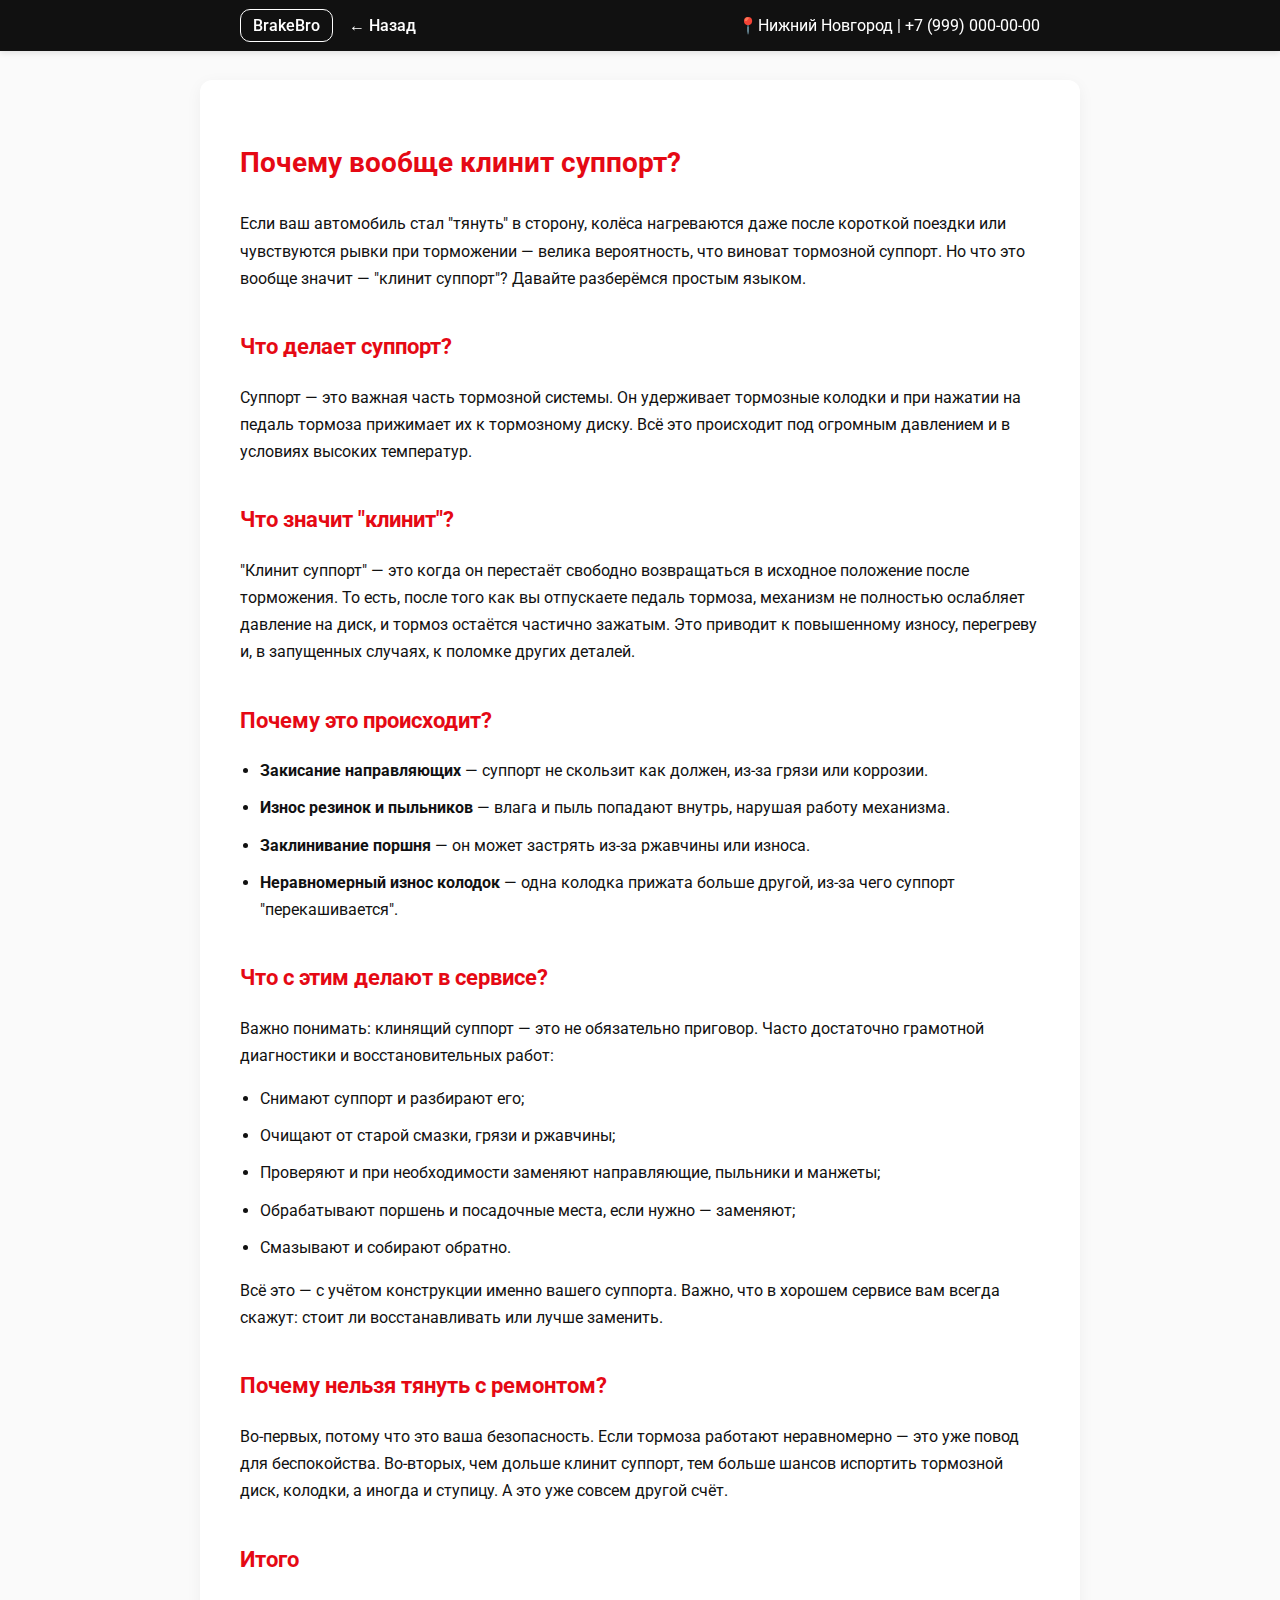
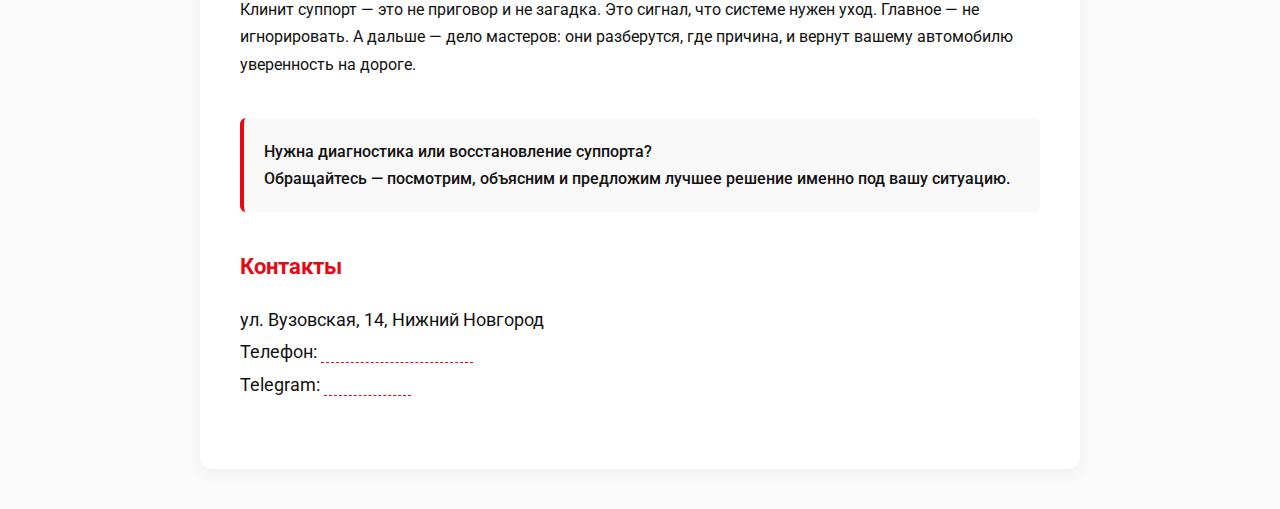
<file: faq/pochemu-klinit-support/index.html>
<!DOCTYPE html>
<html lang="ru">
<head>
  <meta charset="UTF-8">
  <meta name="viewport" content="width=device-width, initial-scale=1.0">
  <meta name="description" content="Понятная статья для автовладельцев о причинах заклинивания тормозного суппорта и том, что с этим делать.">
  <title>Почему клинит суппорт — BrakePro</title>
  <link href="https://fonts.googleapis.com/css2?family=Roboto:wght@400;700&display=swap" rel="stylesheet">
  <style>
    body {
      font-family: 'Roboto', sans-serif;
      background: #fafafa;
      color: #111;
      margin: 0;
      padding: 40px 20px;
      line-height: 1.7;
      display: flex;
      justify-content: center;
      padding-top: 80px;
    }

    .top-bar {
      background: #111;
      color: #fff;
      width: 100%;
      padding: 12px 0;
      position: fixed;
      top: 0;
      left: 0;
      z-index: 1000;
      box-shadow: 0 2px 6px rgba(0,0,0,0.1);
    }

    .top-bar-inner {
      max-width: 800px;
      margin: 0 auto;
      display: flex;
      justify-content: space-between;
      align-items: center;
      padding: 0 20px;
    }

    .top-bar a,
    .top-bar span {
      color: #fff;
      text-decoration: none;
      font-weight: 500;
      padding: 6px 12px;
      border-radius: 10px;
      transition: all 0.6s ease;
    }

    .top-bar a.site-link {
      border: 1px solid #fff;
    }

    .top-bar a.back-link:hover {
      border: 1px solid #fff;
    }

    .contacts-block a {
    color: #fff;
    text-decoration: none;
    border-bottom: 1px dashed #e50914;
    transition: color 0.3s;
    font-weight: 500;
    }
    .contacts-block a:hover,
    .contacts-block a:focus {
    color: #e50914;
    border-bottom: 1px solid #e50914;
    text-decoration: none;
    }
    .contacts-block {
    margin-top: 12px;
    margin-bottom: 28px;
    font-size: 18px;
    line-height: 1.8;
    }

    @media (max-width: 600px) {
      .top-bar-inner {
        flex-direction: column;
        align-items: flex-start;
        gap: 8px;
        padding: 10px 16px;
      }

      .top-bar a,
      .top-bar span {
        padding: 4px 8px;
        font-size: 14px;
      }

      .top-bar a.site-link {
        font-size: 16px;
      }
    }
    .container {
      max-width: 800px;
      width: 100%;
      background: #fff;
      padding: 40px;
      border-radius: 12px;
      box-shadow: 0 4px 16px rgba(0,0,0,0.05);
    }

    h1, h2 {
      color: #e50914;
    }

    h1 {
      font-size: 28px;
      margin-bottom: 24px;
    }

    h2 {
      font-size: 22px;
      margin-top: 36px;
    }

    ul {
      padding-left: 20px;
    }

    li {
      margin-bottom: 10px;
    }

    .cta {
      margin-top: 40px;
      padding: 20px;
      border-left: 4px solid #e50914;
      background: #f9f9f9;
      border-radius: 6px;
      font-weight: 500;
    }

    /* === Тёмная тема === */
    @media (prefers-color-scheme: dark) {
      body {
        background: #181818;
        color: #e0e0e0;
      }

      .container {
        background: #232323;
        box-shadow: 0 4px 16px rgba(0,0,0,0.2);
      }

      .top-bar {
        background: #222;
        color: #fff;
        box-shadow: 0 2px 6px rgba(0,0,0,0.3);
      }
      .top-bar a,
      .top-bar span {
        color: #fff;
      }
      .top-bar a.site-link,
      .top-bar a.back-link:hover {
        border: 1px solid #fff;
      }
      h1, h2 {
        color: #ff4b4b;
      }
      .cta {
        background: #252525;
        border-left: 4px solid #ff4b4b;
        color: #ffeaea;
      }
    }
  </style>

</head>
<body>
  <div class="top-bar">
    <div class="top-bar-inner">
      <div>
        <a href="/" class="site-link">BrakeBro</a>
        <a href="/#faq" class="back-link">← Назад</a>
      </div>
      <div>📍Нижний Новгород | +7 (999) 000-00-00</div>
    </div>
  </div>

  <div class="container">
    <h1>Почему вообще клинит суппорт?</h1>

    <p>Если ваш автомобиль стал "тянуть" в сторону, колёса нагреваются даже после короткой поездки или чувствуются рывки при торможении — велика вероятность, что виноват тормозной суппорт. Но что это вообще значит — "клинит суппорт"? Давайте разберёмся простым языком.</p>

    <h2>Что делает суппорт?</h2>
    <p>Суппорт — это важная часть тормозной системы. Он удерживает тормозные колодки и при нажатии на педаль тормоза прижимает их к тормозному диску. Всё это происходит под огромным давлением и в условиях высоких температур.</p>

    <h2>Что значит "клинит"?</h2>
    <p>"Клинит суппорт" — это когда он перестаёт свободно возвращаться в исходное положение после торможения. То есть, после того как вы отпускаете педаль тормоза, механизм не полностью ослабляет давление на диск, и тормоз остаётся частично зажатым. Это приводит к повышенному износу, перегреву и, в запущенных случаях, к поломке других деталей.</p>

    <h2>Почему это происходит?</h2>
    <ul>
      <li><strong>Закисание направляющих</strong> — суппорт не скользит как должен, из-за грязи или коррозии.</li>
      <li><strong>Износ резинок и пыльников</strong> — влага и пыль попадают внутрь, нарушая работу механизма.</li>
      <li><strong>Заклинивание поршня</strong> — он может застрять из-за ржавчины или износа.</li>
      <li><strong>Неравномерный износ колодок</strong> — одна колодка прижата больше другой, из-за чего суппорт "перекашивается".</li>
    </ul>

    <h2>Что с этим делают в сервисе?</h2>
    <p>Важно понимать: клинящий суппорт — это не обязательно приговор. Часто достаточно грамотной диагностики и восстановительных работ:</p>
    <ul>
      <li>Снимают суппорт и разбирают его;</li>
      <li>Очищают от старой смазки, грязи и ржавчины;</li>
      <li>Проверяют и при необходимости заменяют направляющие, пыльники и манжеты;</li>
      <li>Обрабатывают поршень и посадочные места, если нужно — заменяют;</li>
      <li>Смазывают и собирают обратно.</li>
    </ul>

    <p>Всё это — с учётом конструкции именно вашего суппорта. Важно, что в хорошем сервисе вам всегда скажут: стоит ли восстанавливать или лучше заменить.</p>

    <h2>Почему нельзя тянуть с ремонтом?</h2>
    <p>Во-первых, потому что это ваша безопасность. Если тормоза работают неравномерно — это уже повод для беспокойства. Во-вторых, чем дольше клинит суппорт, тем больше шансов испортить тормозной диск, колодки, а иногда и ступицу. А это уже совсем другой счёт.</p>

    <h2>Итого</h2>
    <p>Клинит суппорт — это не приговор и не загадка. Это сигнал, что системе нужен уход. Главное — не игнорировать. А дальше — дело мастеров: они разберутся, где причина, и вернут вашему автомобилю уверенность на дороге.</p>

    <div class="cta">
      Нужна диагностика или восстановление суппорта?<br>
      Обращайтесь — посмотрим, объясним и предложим лучшее решение именно под вашу ситуацию.
    </div>

    <h2>Контакты</h2>
    <div class="contacts-block">
      ул. Вузовская, 14, Нижний Новгород<br>
      Телефон: <a href="tel:+79990000000">+7 (999) 000-00-00</a><br>
      Telegram: <a href="https://t.me/brakebro" target="_blank">@brakebro</a>
    </div>

  </div>
</body>
</html>
</file>
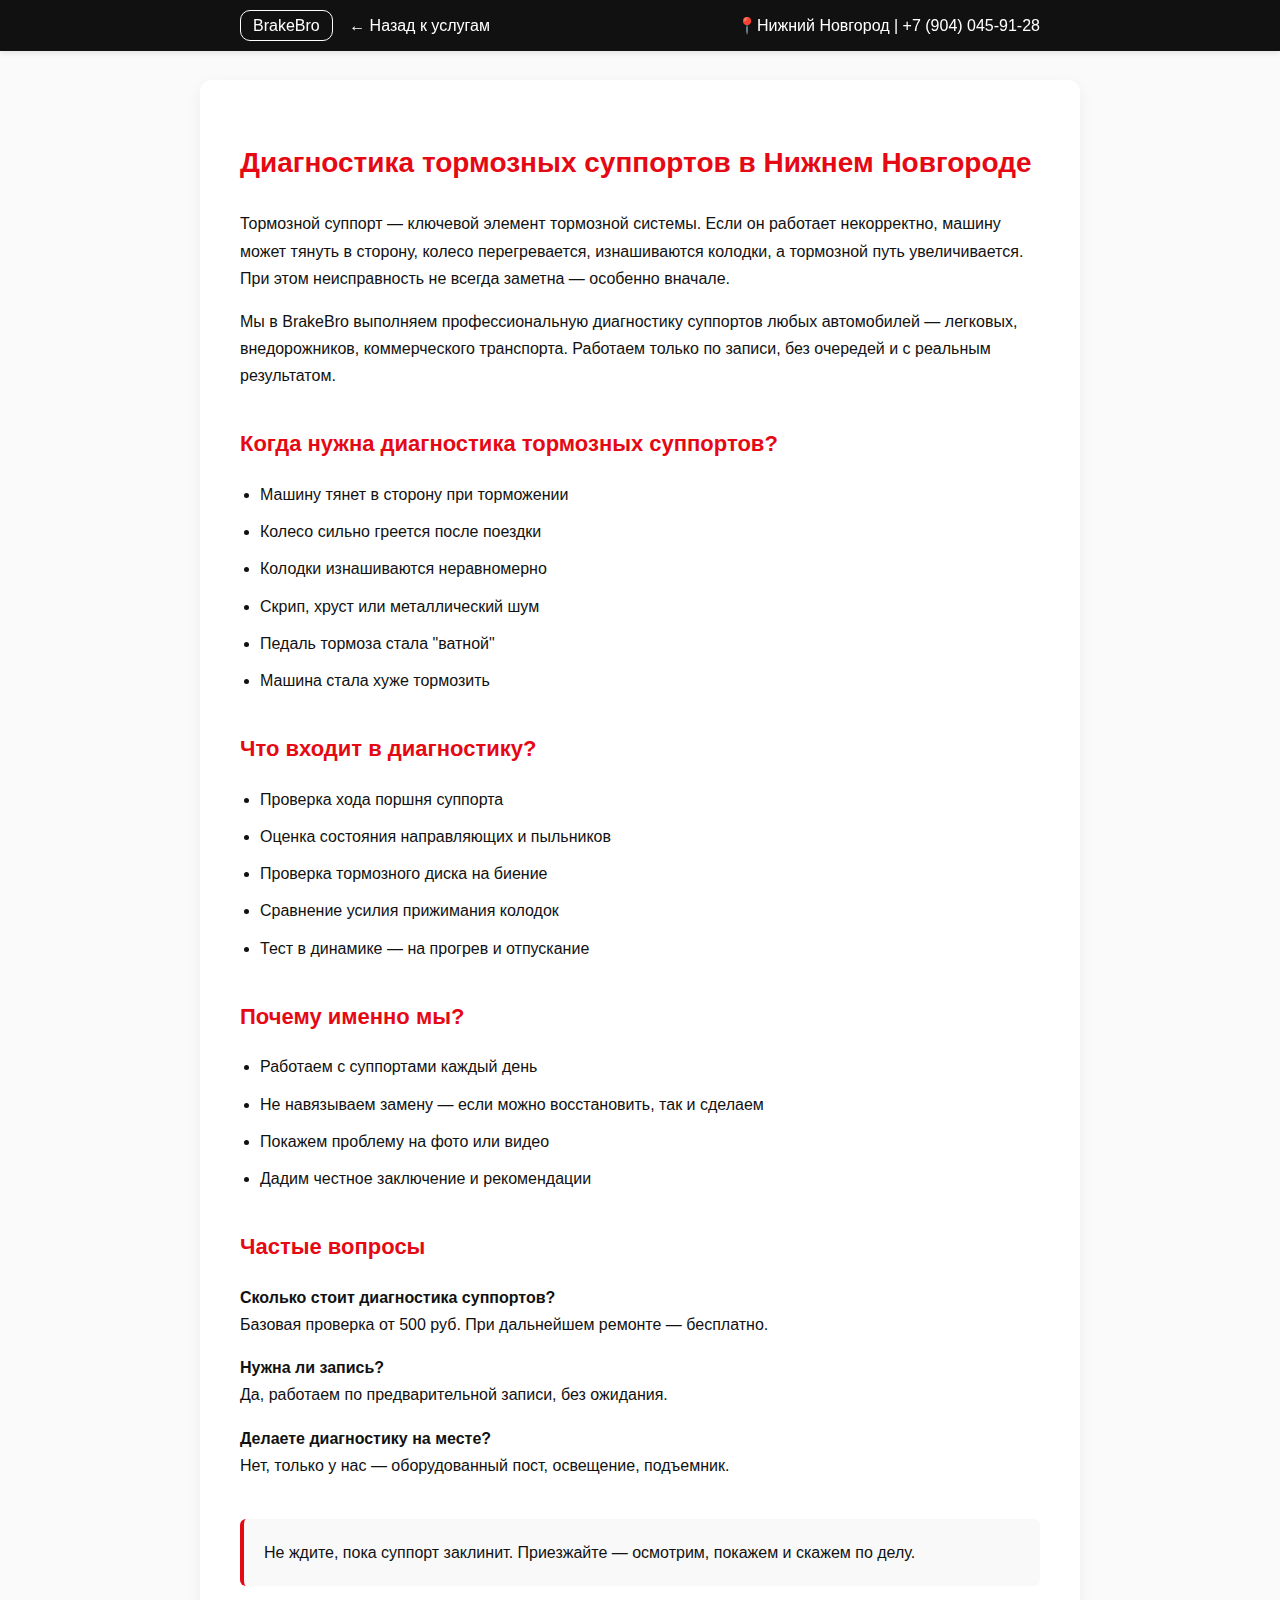
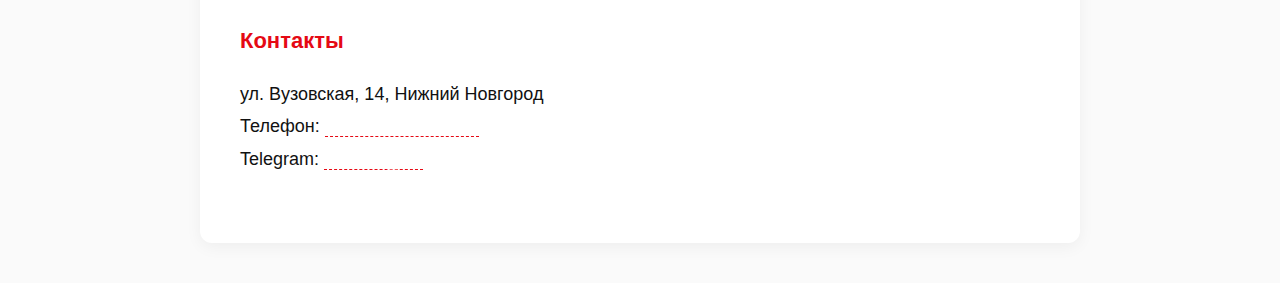
<file: services/diagnostika/index.html>
<!DOCTYPE html>
<html lang="ru">
<head>
  <meta charset="UTF-8">
  <meta name="viewport" content="width=device-width, initial-scale=1.0">
  <meta name="description" content="Профессиональная диагностика тормозных суппортов в Нижнем Новгороде. Симптомы, признаки неисправности и как мы работаем. BrakeBro.">
  <title>Диагностика суппортов — BrakeBro Нижний Новгород</title>
  <link rel="canonical" href="https://brakebro.pro/services/diagnostika/">
    <style>
    body {
      font-family: Inter, "Segoe UI", -apple-system, BlinkMacSystemFont, Roboto, "Helvetica Neue", Arial, "Noto Sans", sans-serif;
      background: #fafafa;
      color: #111;
      margin: 0;
      padding: 40px 20px;
      line-height: 1.7;
      display: flex;
      justify-content: center;
      padding-top: 80px;
    }

    .top-bar {
      background: #111;
      color: #fff;
      width: 100%;
      padding: 12px 0;
      position: fixed;
      top: 0;
      left: 0;
      z-index: 1000;
      box-shadow: 0 2px 6px rgba(0,0,0,0.1);
    }

    .top-bar-inner {
      max-width: 800px;
      margin: 0 auto;
      display: flex;
      justify-content: space-between;
      align-items: center;
      padding: 0 20px;
    }

    .top-bar a,
    .top-bar span {
      color: #fff;
      text-decoration: none;
      font-weight: 500;
      padding: 6px 12px;
      border-radius: 10px;
      transition: all 0.6s ease;
    }

    .top-bar a.site-link {
      border: 1px solid #fff;
    }

    .contacts-block a {
    color: #fff;
    text-decoration: none;
    border-bottom: 1px dashed #e50914;
    transition: color 0.3s;
    font-weight: 500;
    }
    .contacts-block a:hover,
    .contacts-block a:focus {
    color: #e50914;
    border-bottom: 1px solid #e50914;
    text-decoration: none;
    }
    .contacts-block {
    margin-top: 12px;
    margin-bottom: 28px;
    font-size: 18px;
    line-height: 1.8;
    }

    @media (max-width: 600px) {
      .top-bar-inner {
        flex-direction: column;
        align-items: flex-start;
        gap: 8px;
        padding: 10px 16px;
      }

      .top-bar a,
      .top-bar span {
        padding: 4px 8px;
        font-size: 14px;
      }

      .top-bar a.site-link {
        font-size: 16px;
      }
    }

    .container {
      max-width: 800px;
      width: 100%;
      background: #fff;
      padding: 40px;
      border-radius: 12px;
      box-shadow: 0 4px 16px rgba(0,0,0,0.05);
    }

    h1, h2 {
      color: #e50914;
    }

    h1 {
      font-size: 28px;
      margin-bottom: 24px;
    }

    h2 {
      font-size: 22px;
      margin-top: 36px;
    }

    ul {
      padding-left: 20px;
    }

    li {
      margin-bottom: 10px;
    }

    .cta {
      margin-top: 40px;
      padding: 20px;
      border-left: 4px solid #e50914;
      background: #f9f9f9;
      border-radius: 6px;
      font-weight: 500;
    }

    @media (prefers-color-scheme: dark) {
      body {
        background: #181818;
        color: #e0e0e0;
      }

      .container {
        background: #232323;
        box-shadow: 0 4px 16px rgba(0,0,0,0.2);
      }

      .top-bar {
        background: #222;
        color: #fff;
        box-shadow: 0 2px 6px rgba(0,0,0,0.3);
      }
      h1, h2 {
        color: #ff4b4b;
      }
      .cta {
        background: #252525;
        border-left: 4px solid #ff4b4b;
        color: #ffeaea;
      }
    }
  </style>
</head>
<body>
  <div class="top-bar">
    <div class="top-bar-inner">
      <div>
        <a href="/" class="site-link">BrakeBro</a>
        <a href="/#services" class="back-link">← Назад к услугам</a>
      </div>
      <div>📍Нижний Новгород | +7 (904) 045-91-28</div>
    </div>
  </div>

  <div class="container">
    <h1>Диагностика тормозных суппортов в Нижнем Новгороде</h1>
    <p>Тормозной суппорт — ключевой элемент тормозной системы. Если он работает некорректно, машину может тянуть в сторону, колесо перегревается, изнашиваются колодки, а тормозной путь увеличивается. При этом неисправность не всегда заметна — особенно вначале.</p>
    <p>Мы в BrakeBro выполняем профессиональную диагностику суппортов любых автомобилей — легковых, внедорожников, коммерческого транспорта. Работаем только по записи, без очередей и с реальным результатом.</p>

    <h2>Когда нужна диагностика тормозных суппортов?</h2>
    <ul>
      <li>Машину тянет в сторону при торможении</li>
      <li>Колесо сильно греется после поездки</li>
      <li>Колодки изнашиваются неравномерно</li>
      <li>Скрип, хруст или металлический шум</li>
      <li>Педаль тормоза стала "ватной"</li>
      <li>Машина стала хуже тормозить</li>
    </ul>

    <h2>Что входит в диагностику?</h2>
    <ul>
      <li>Проверка хода поршня суппорта</li>
      <li>Оценка состояния направляющих и пыльников</li>
      <li>Проверка тормозного диска на биение</li>
      <li>Сравнение усилия прижимания колодок</li>
      <li>Тест в динамике — на прогрев и отпускание</li>
    </ul>

    <h2>Почему именно мы?</h2>
    <ul>
      <li>Работаем с суппортами каждый день</li>
      <li>Не навязываем замену — если можно восстановить, так и сделаем</li>
      <li>Покажем проблему на фото или видео</li>
      <li>Дадим честное заключение и рекомендации</li>
    </ul>

    <h2>Частые вопросы</h2>
    <p><strong>Сколько стоит диагностика суппортов?</strong><br>Базовая проверка от 500 руб. При дальнейшем ремонте — бесплатно.</p>
    <p><strong>Нужна ли запись?</strong><br>Да, работаем по предварительной записи, без ожидания.</p>
    <p><strong>Делаете диагностику на месте?</strong><br>Нет, только у нас — оборудованный пост, освещение, подъемник.</p>

    <div class="cta">
      Не ждите, пока суппорт заклинит. Приезжайте — осмотрим, покажем и скажем по делу.
    </div>
    
    <h2>Контакты</h2>
    <div class="contacts-block">
      ул. Вузовская, 14, Нижний Новгород<br>
      Телефон: <a href="tel:+79040459128">+7 (904) 045-91-28</a><br>
      Telegram: <a href="https://t.me/brake_bro" target="_blank" rel="noopener noreferrer">@brake_bro</a>
    </div>

  </div>
</body>
</html>
</file>
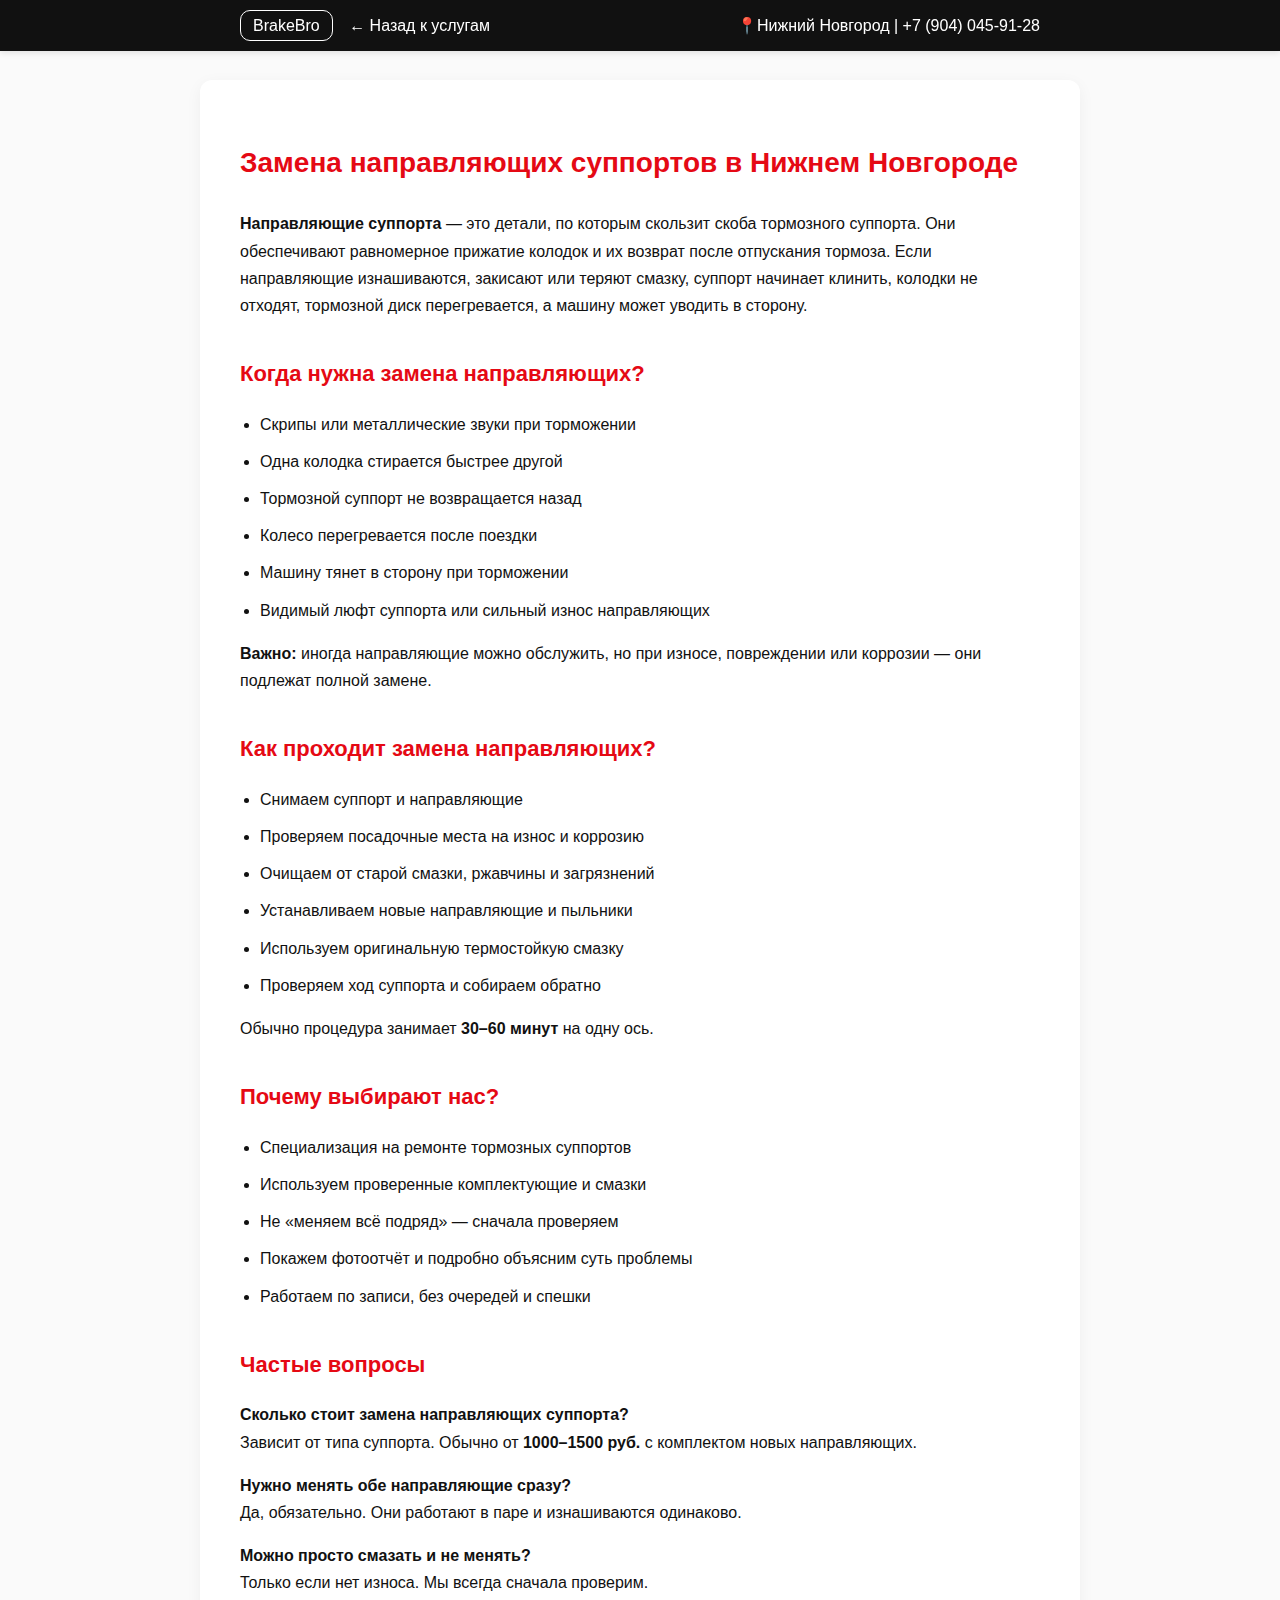
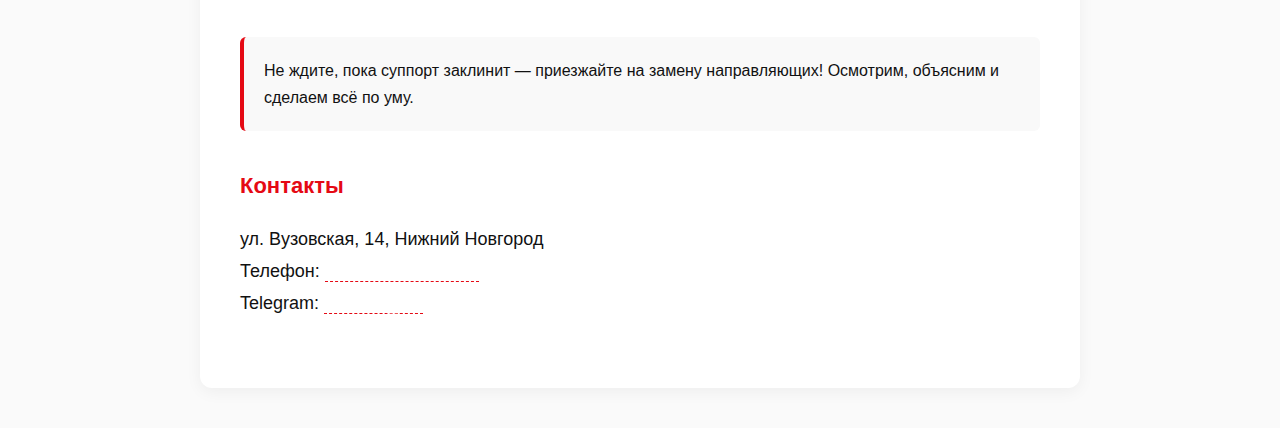
<file: services/napravlyayushchie/index.html>
<!DOCTYPE html>
<html lang="ru">
<head>
  <meta charset="UTF-8">
  <meta name="viewport" content="width=device-width, initial-scale=1.0">
  <meta name="description" content="Профессиональная замена направляющих суппортов в Нижнем Новгороде. Когда менять, признаки износа и преимущества BrakeBro.">
  <title>Замена направляющих суппортов — BrakeBro Нижний Новгород</title>
  <link rel="canonical" href="https://brakebro.pro/services/napravlyayushchie/">
    <style>
    body {
      font-family: Inter, "Segoe UI", -apple-system, BlinkMacSystemFont, Roboto, "Helvetica Neue", Arial, "Noto Sans", sans-serif;
      background: #fafafa;
      color: #111;
      margin: 0;
      padding: 40px 20px;
      line-height: 1.7;
      display: flex;
      justify-content: center;
      padding-top: 80px;
    }

    .top-bar {
      background: #111;
      color: #fff;
      width: 100%;
      padding: 12px 0;
      position: fixed;
      top: 0;
      left: 0;
      z-index: 1000;
      box-shadow: 0 2px 6px rgba(0,0,0,0.1);
    }

    .top-bar-inner {
      max-width: 800px;
      margin: 0 auto;
      display: flex;
      justify-content: space-between;
      align-items: center;
      padding: 0 20px;
    }

    .top-bar a,
    .top-bar span {
      color: #fff;
      text-decoration: none;
      font-weight: 500;
      padding: 6px 12px;
      border-radius: 10px;
      transition: all 0.6s ease;
    }

    .top-bar a.site-link {
      border: 1px solid #fff;
    }

    .contacts-block a {
      color: #fff;
      text-decoration: none;
      border-bottom: 1px dashed #e50914;
      transition: color 0.3s;
      font-weight: 500;
    }
    .contacts-block a:hover,
    .contacts-block a:focus {
      color: #e50914;
      border-bottom: 1px solid #e50914;
      text-decoration: none;
    }
    .contacts-block {
      margin-top: 12px;
      margin-bottom: 28px;
      font-size: 18px;
      line-height: 1.8;
    }

    @media (max-width: 600px) {
      .top-bar-inner {
        flex-direction: column;
        align-items: flex-start;
        gap: 8px;
        padding: 10px 16px;
      }

      .top-bar a,
      .top-bar span {
        padding: 4px 8px;
        font-size: 14px;
      }

      .top-bar a.site-link {
        font-size: 16px;
      }
    }

    .container {
      max-width: 800px;
      width: 100%;
      background: #fff;
      padding: 40px;
      border-radius: 12px;
      box-shadow: 0 4px 16px rgba(0,0,0,0.05);
    }

    h1, h2 {
      color: #e50914;
    }

    h1 {
      font-size: 28px;
      margin-bottom: 24px;
    }

    h2 {
      font-size: 22px;
      margin-top: 36px;
    }

    ul {
      padding-left: 20px;
    }

    li {
      margin-bottom: 10px;
    }

    .cta {
      margin-top: 40px;
      padding: 20px;
      border-left: 4px solid #e50914;
      background: #f9f9f9;
      border-radius: 6px;
      font-weight: 500;
    }

    @media (prefers-color-scheme: dark) {
      body {
        background: #181818;
        color: #e0e0e0;
      }

      .container {
        background: #232323;
        box-shadow: 0 4px 16px rgba(0,0,0,0.2);
      }

      .top-bar {
        background: #222;
        color: #fff;
        box-shadow: 0 2px 6px rgba(0,0,0,0.3);
      }
      h1, h2 {
        color: #ff4b4b;
      }
      .cta {
        background: #252525;
        border-left: 4px solid #ff4b4b;
        color: #ffeaea;
      }
    }
  </style>
</head>
<body>
  <div class="top-bar">
    <div class="top-bar-inner">
      <div>
        <a href="/" class="site-link">BrakeBro</a>
        <a href="/#services" class="back-link">← Назад к услугам</a>
      </div>
      <div>📍Нижний Новгород | +7 (904) 045-91-28</div>
    </div>
  </div>

  <div class="container">
    <h1>Замена направляющих суппортов в Нижнем Новгороде</h1>
    <p><b>Направляющие суппорта</b> — это детали, по которым скользит скоба тормозного суппорта. Они обеспечивают равномерное прижатие колодок и их возврат после отпускания тормоза. Если направляющие изнашиваются, закисают или теряют смазку, суппорт начинает клинить, колодки не отходят, тормозной диск перегревается, а машину может уводить в сторону.</p>

    <h2>Когда нужна замена направляющих?</h2>
    <ul>
      <li>Скрипы или металлические звуки при торможении</li>
      <li>Одна колодка стирается быстрее другой</li>
      <li>Тормозной суппорт не возвращается назад</li>
      <li>Колесо перегревается после поездки</li>
      <li>Машину тянет в сторону при торможении</li>
      <li>Видимый люфт суппорта или сильный износ направляющих</li>
    </ul>
    <p><b>Важно:</b> иногда направляющие можно обслужить, но при износе, повреждении или коррозии — они подлежат полной замене.</p>

    <h2>Как проходит замена направляющих?</h2>
    <ul>
      <li>Снимаем суппорт и направляющие</li>
      <li>Проверяем посадочные места на износ и коррозию</li>
      <li>Очищаем от старой смазки, ржавчины и загрязнений</li>
      <li>Устанавливаем новые направляющие и пыльники</li>
      <li>Используем оригинальную термостойкую смазку</li>
      <li>Проверяем ход суппорта и собираем обратно</li>
    </ul>
    <p>Обычно процедура занимает <b>30–60 минут</b> на одну ось.</p>

    <h2>Почему выбирают нас?</h2>
    <ul>
      <li>Специализация на ремонте тормозных суппортов</li>
      <li>Используем проверенные комплектующие и смазки</li>
      <li>Не «меняем всё подряд» — сначала проверяем</li>
      <li>Покажем фотоотчёт и подробно объясним суть проблемы</li>
      <li>Работаем по записи, без очередей и спешки</li>
    </ul>

    <h2>Частые вопросы</h2>
    <p><b>Сколько стоит замена направляющих суппорта?</b><br>Зависит от типа суппорта. Обычно от <b>1000–1500 руб.</b> с комплектом новых направляющих.</p>
    <p><b>Нужно менять обе направляющие сразу?</b><br>Да, обязательно. Они работают в паре и изнашиваются одинаково.</p>
    <p><b>Можно просто смазать и не менять?</b><br>Только если нет износа. Мы всегда сначала проверим.</p>

    <div class="cta">
      Не ждите, пока суппорт заклинит — приезжайте на замену направляющих! Осмотрим, объясним и сделаем всё по уму.
    </div>

    <h2>Контакты</h2>
    <div class="contacts-block">
      ул. Вузовская, 14, Нижний Новгород<br>
      Телефон: <a href="tel:+79040459128">+7 (904) 045-91-28</a><br>
      Telegram: <a href="https://t.me/brake_bro" target="_blank" rel="noopener noreferrer">@brake_bro</a>
    </div>
  </div>
</body>
</html>
</file>
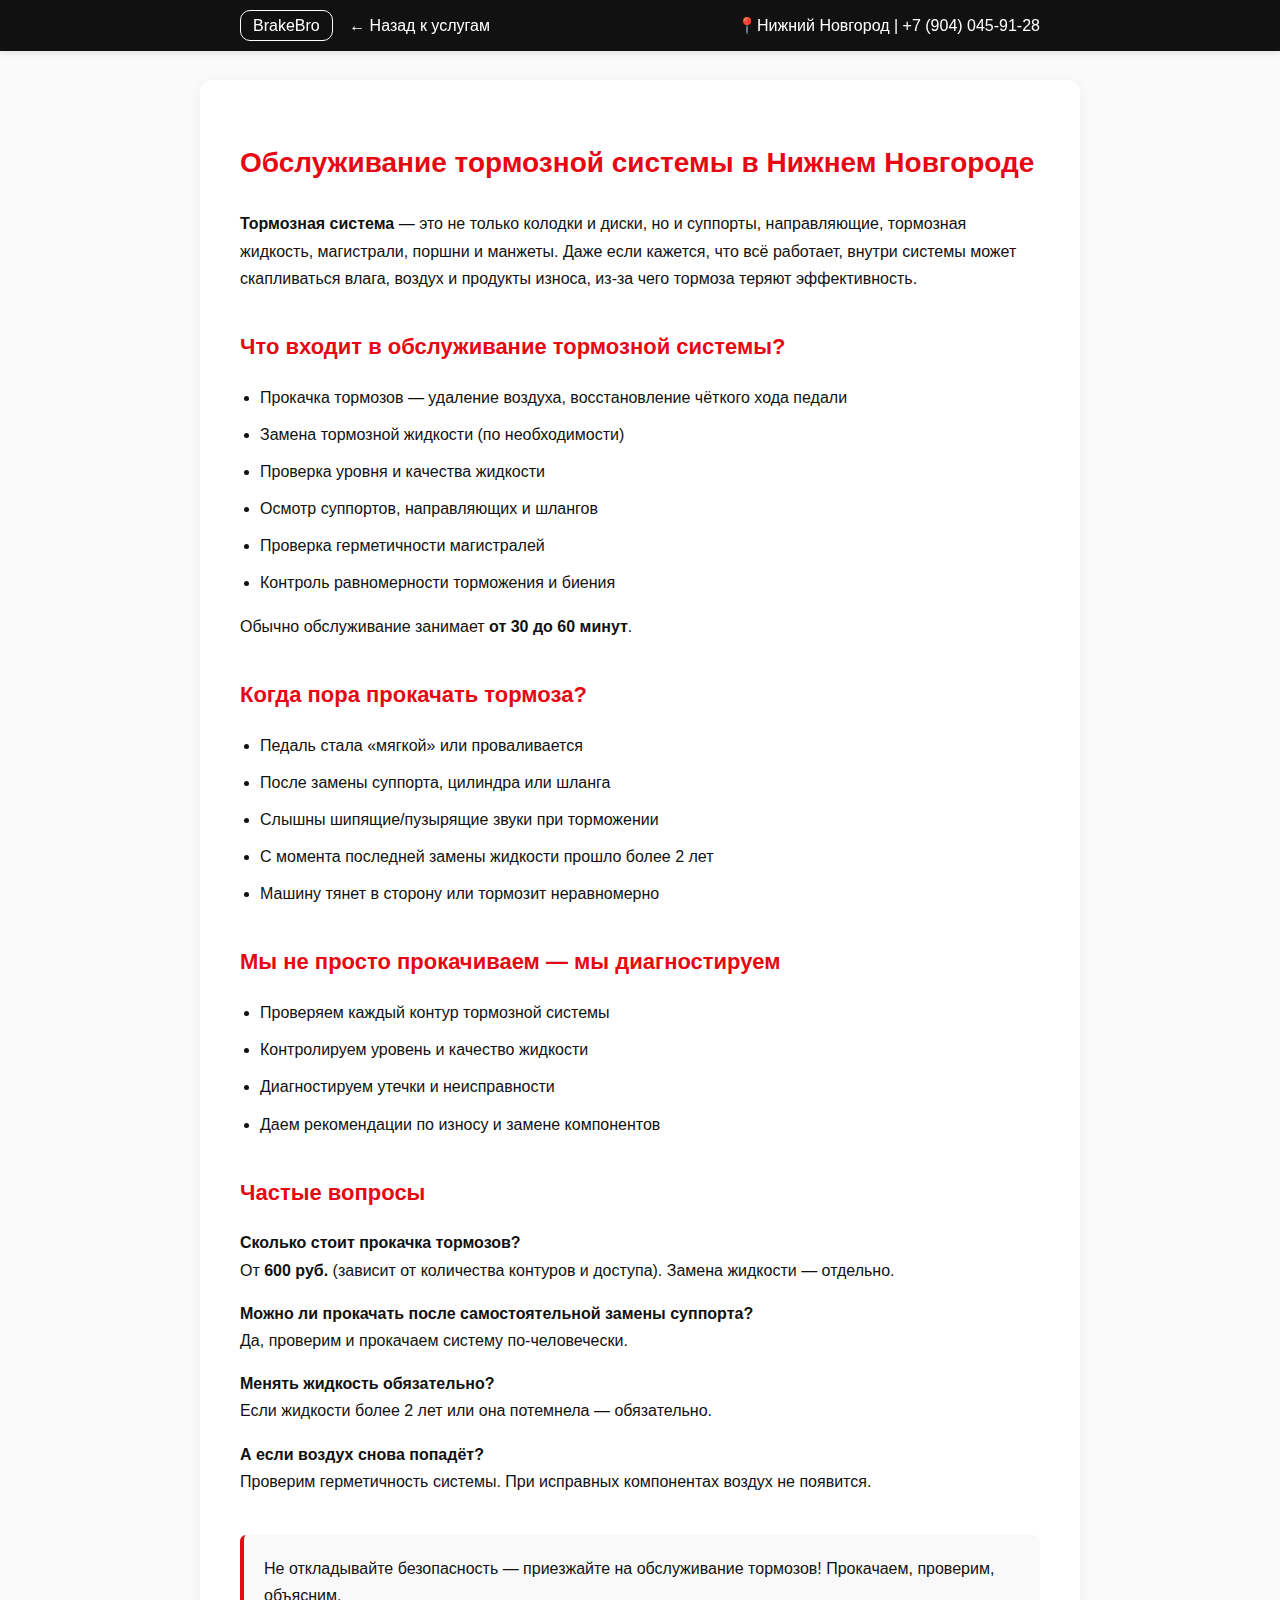
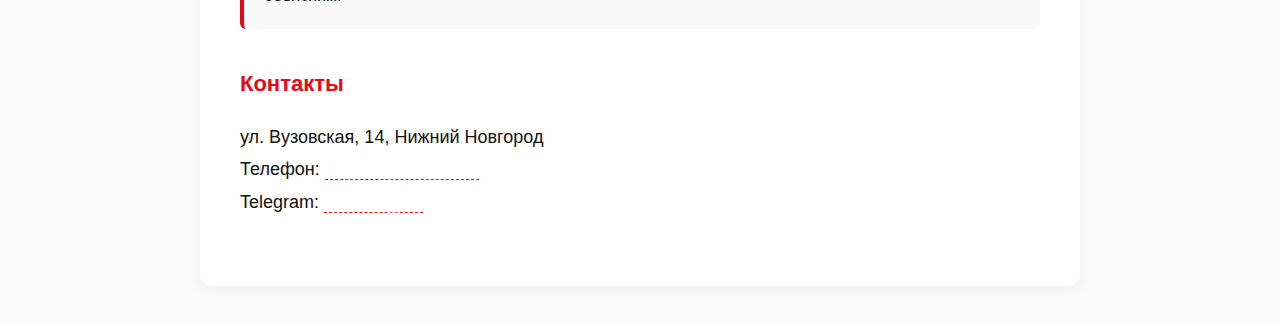
<file: services/obsluzhivanie/index.html>
<!DOCTYPE html>
<html lang="ru">
<head>
  <meta charset="UTF-8">
  <meta name="viewport" content="width=device-width, initial-scale=1.0">
  <meta name="description" content="Обслуживание тормозной системы и прокачка тормозов в Нижнем Новгороде. Контроль, диагностика, замена тормозной жидкости — BrakeBro.">
  <title>Обслуживание тормозной системы — BrakeBro Нижний Новгород</title>
  <link rel="canonical" href="https://brakebro.pro/services/obsluzhivanie/">
    <style>
    body {
      font-family: Inter, "Segoe UI", -apple-system, BlinkMacSystemFont, Roboto, "Helvetica Neue", Arial, "Noto Sans", sans-serif;
      background: #fafafa;
      color: #111;
      margin: 0;
      padding: 40px 20px;
      line-height: 1.7;
      display: flex;
      justify-content: center;
      padding-top: 80px;
    }

    .top-bar {
      background: #111;
      color: #fff;
      width: 100%;
      padding: 12px 0;
      position: fixed;
      top: 0;
      left: 0;
      z-index: 1000;
      box-shadow: 0 2px 6px rgba(0,0,0,0.1);
    }

    .top-bar-inner {
      max-width: 800px;
      margin: 0 auto;
      display: flex;
      justify-content: space-between;
      align-items: center;
      padding: 0 20px;
    }

    .top-bar a,
    .top-bar span {
      color: #fff;
      text-decoration: none;
      font-weight: 500;
      padding: 6px 12px;
      border-radius: 10px;
      transition: all 0.6s ease;
    }

    .top-bar a.site-link {
      border: 1px solid #fff;
    }

    .contacts-block a {
      color: #fff;
      text-decoration: none;
      border-bottom: 1px dashed #e50914;
      transition: color 0.3s;
      font-weight: 500;
    }
    .contacts-block a:hover,
    .contacts-block a:focus {
      color: #e50914;
      border-bottom: 1px solid #e50914;
      text-decoration: none;
    }
    .contacts-block {
      margin-top: 12px;
      margin-bottom: 28px;
      font-size: 18px;
      line-height: 1.8;
    }

    @media (max-width: 600px) {
      .top-bar-inner {
        flex-direction: column;
        align-items: flex-start;
        gap: 8px;
        padding: 10px 16px;
      }

      .top-bar a,
      .top-bar span {
        padding: 4px 8px;
        font-size: 14px;
      }

      .top-bar a.site-link {
        font-size: 16px;
      }
    }

    .container {
      max-width: 800px;
      width: 100%;
      background: #fff;
      padding: 40px;
      border-radius: 12px;
      box-shadow: 0 4px 16px rgba(0,0,0,0.05);
    }

    h1, h2 {
      color: #e50914;
    }

    h1 {
      font-size: 28px;
      margin-bottom: 24px;
    }

    h2 {
      font-size: 22px;
      margin-top: 36px;
    }

    ul {
      padding-left: 20px;
    }

    li {
      margin-bottom: 10px;
    }

    .cta {
      margin-top: 40px;
      padding: 20px;
      border-left: 4px solid #e50914;
      background: #f9f9f9;
      border-radius: 6px;
      font-weight: 500;
    }

    @media (prefers-color-scheme: dark) {
      body {
        background: #181818;
        color: #e0e0e0;
      }

      .container {
        background: #232323;
        box-shadow: 0 4px 16px rgba(0,0,0,0.2);
      }

      .top-bar {
        background: #222;
        color: #fff;
        box-shadow: 0 2px 6px rgba(0,0,0,0.3);
      }
      h1, h2 {
        color: #ff4b4b;
      }
      .cta {
        background: #252525;
        border-left: 4px solid #ff4b4b;
        color: #ffeaea;
      }
    }
  </style>
</head>
<body>
  <div class="top-bar">
    <div class="top-bar-inner">
      <div>
        <a href="/" class="site-link">BrakeBro</a>
        <a href="/#services" class="back-link">← Назад к услугам</a>
      </div>
      <div>📍Нижний Новгород | +7 (904) 045-91-28</div>
    </div>
  </div>

  <div class="container">
    <h1>Обслуживание тормозной системы в Нижнем Новгороде</h1>
    <p><b>Тормозная система</b> — это не только колодки и диски, но и суппорты, направляющие, тормозная жидкость, магистрали, поршни и манжеты. Даже если кажется, что всё работает, внутри системы может скапливаться влага, воздух и продукты износа, из-за чего тормоза теряют эффективность.</p>

    <h2>Что входит в обслуживание тормозной системы?</h2>
    <ul>
      <li>Прокачка тормозов — удаление воздуха, восстановление чёткого хода педали</li>
      <li>Замена тормозной жидкости (по необходимости)</li>
      <li>Проверка уровня и качества жидкости</li>
      <li>Осмотр суппортов, направляющих и шлангов</li>
      <li>Проверка герметичности магистралей</li>
      <li>Контроль равномерности торможения и биения</li>
    </ul>
    <p>Обычно обслуживание занимает <b>от 30 до 60 минут</b>.</p>

    <h2>Когда пора прокачать тормоза?</h2>
    <ul>
      <li>Педаль стала «мягкой» или проваливается</li>
      <li>После замены суппорта, цилиндра или шланга</li>
      <li>Слышны шипящие/пузырящие звуки при торможении</li>
      <li>С момента последней замены жидкости прошло более 2 лет</li>
      <li>Машину тянет в сторону или тормозит неравномерно</li>
    </ul>

    <h2>Мы не просто прокачиваем — мы диагностируем</h2>
    <ul>
      <li>Проверяем каждый контур тормозной системы</li>
      <li>Контролируем уровень и качество жидкости</li>
      <li>Диагностируем утечки и неисправности</li>
      <li>Даем рекомендации по износу и замене компонентов</li>
    </ul>

    <h2>Частые вопросы</h2>
    <p><b>Сколько стоит прокачка тормозов?</b><br>От <b>600 руб.</b> (зависит от количества контуров и доступа). Замена жидкости — отдельно.</p>
    <p><b>Можно ли прокачать после самостоятельной замены суппорта?</b><br>Да, проверим и прокачаем систему по-человечески.</p>
    <p><b>Менять жидкость обязательно?</b><br>Если жидкости более 2 лет или она потемнела — обязательно.</p>
    <p><b>А если воздух снова попадёт?</b><br>Проверим герметичность системы. При исправных компонентах воздух не появится.</p>

    <div class="cta">
      Не откладывайте безопасность — приезжайте на обслуживание тормозов! Прокачаем, проверим, объясним.
    </div>

    <h2>Контакты</h2>
    <div class="contacts-block">
      ул. Вузовская, 14, Нижний Новгород<br>
      Телефон: <a href="tel:+79040459128">+7 (904) 045-91-28</a><br>
      Telegram: <a href="https://t.me/brake_bro" target="_blank" rel="noopener noreferrer">@brake_bro</a>
    </div>
  </div>
</body>
</html>
</file>
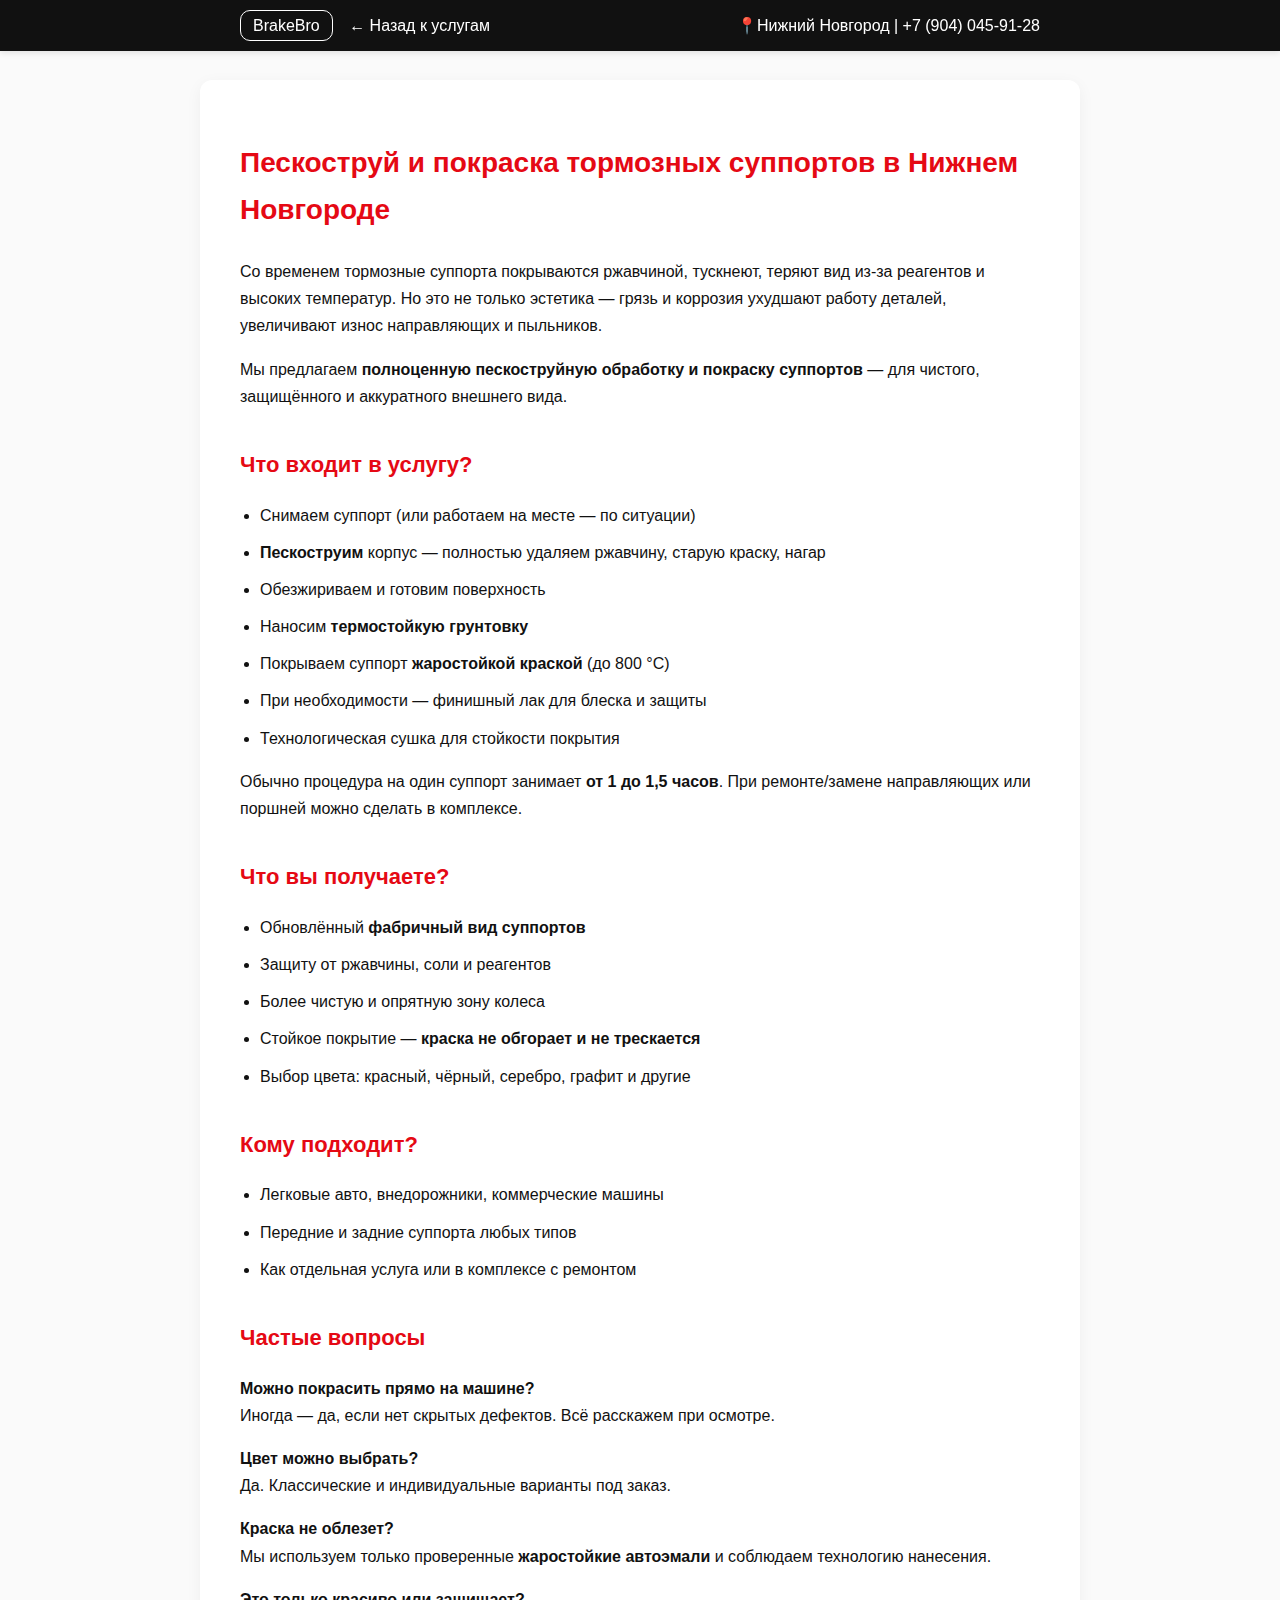
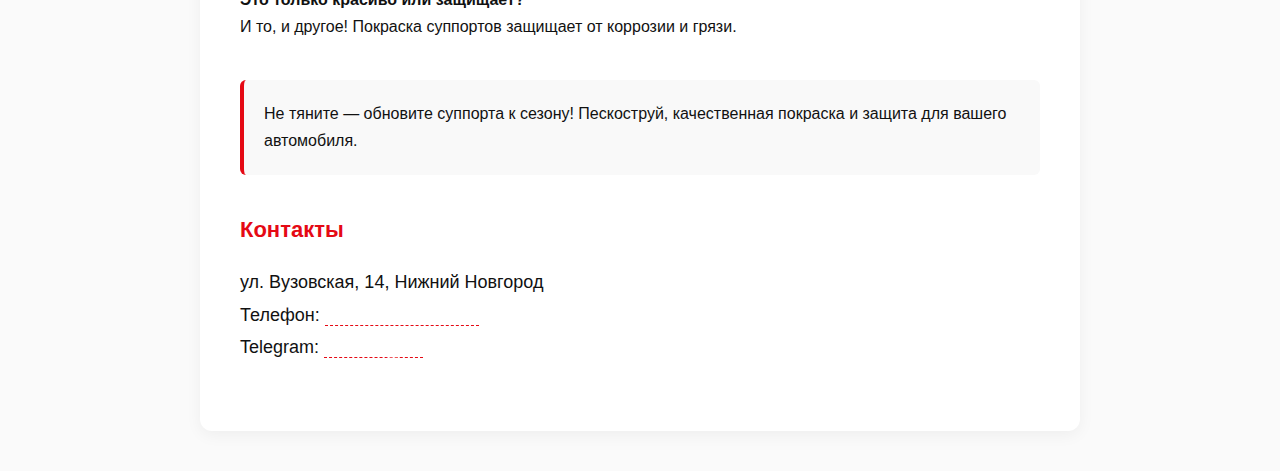
<file: services/pokraska/index.html>
<!DOCTYPE html>
<html lang="ru">
<head>
  <meta charset="UTF-8">
  <meta name="viewport" content="width=device-width, initial-scale=1.0">
  <meta name="description" content="Пескоструй и покраска тормозных суппортов в Нижнем Новгороде. Очистка, термостойкая покраска, защита от ржавчины и реагентов.">
  <title>Пескоструй и покраска суппортов — BrakeBro Нижний Новгород</title>
  <link rel="canonical" href="https://brakebro.pro/services/pokraska/">
    <style>
    body {
      font-family: Inter, "Segoe UI", -apple-system, BlinkMacSystemFont, Roboto, "Helvetica Neue", Arial, "Noto Sans", sans-serif;
      background: #fafafa;
      color: #111;
      margin: 0;
      padding: 40px 20px;
      line-height: 1.7;
      display: flex;
      justify-content: center;
      padding-top: 80px;
    }

    .top-bar {
      background: #111;
      color: #fff;
      width: 100%;
      padding: 12px 0;
      position: fixed;
      top: 0;
      left: 0;
      z-index: 1000;
      box-shadow: 0 2px 6px rgba(0,0,0,0.1);
    }

    .top-bar-inner {
      max-width: 800px;
      margin: 0 auto;
      display: flex;
      justify-content: space-between;
      align-items: center;
      padding: 0 20px;
    }

    .top-bar a,
    .top-bar span {
      color: #fff;
      text-decoration: none;
      font-weight: 500;
      padding: 6px 12px;
      border-radius: 10px;
      transition: all 0.6s ease;
    }

    .top-bar a.site-link {
      border: 1px solid #fff;
    }

    .contacts-block a {
      color: #fff;
      text-decoration: none;
      border-bottom: 1px dashed #e50914;
      transition: color 0.3s;
      font-weight: 500;
    }
    .contacts-block a:hover,
    .contacts-block a:focus {
      color: #e50914;
      border-bottom: 1px solid #e50914;
      text-decoration: none;
    }
    .contacts-block {
      margin-top: 12px;
      margin-bottom: 28px;
      font-size: 18px;
      line-height: 1.8;
    }

    @media (max-width: 600px) {
      .top-bar-inner {
        flex-direction: column;
        align-items: flex-start;
        gap: 8px;
        padding: 10px 16px;
      }

      .top-bar a,
      .top-bar span {
        padding: 4px 8px;
        font-size: 14px;
      }

      .top-bar a.site-link {
        font-size: 16px;
      }
    }

    .container {
      max-width: 800px;
      width: 100%;
      background: #fff;
      padding: 40px;
      border-radius: 12px;
      box-shadow: 0 4px 16px rgba(0,0,0,0.05);
    }

    h1, h2 {
      color: #e50914;
    }

    h1 {
      font-size: 28px;
      margin-bottom: 24px;
    }

    h2 {
      font-size: 22px;
      margin-top: 36px;
    }

    ul {
      padding-left: 20px;
    }

    li {
      margin-bottom: 10px;
    }

    .cta {
      margin-top: 40px;
      padding: 20px;
      border-left: 4px solid #e50914;
      background: #f9f9f9;
      border-radius: 6px;
      font-weight: 500;
    }

    @media (prefers-color-scheme: dark) {
      body {
        background: #181818;
        color: #e0e0e0;
      }

      .container {
        background: #232323;
        box-shadow: 0 4px 16px rgba(0,0,0,0.2);
      }

      .top-bar {
        background: #222;
        color: #fff;
        box-shadow: 0 2px 6px rgba(0,0,0,0.3);
      }
      h1, h2 {
        color: #ff4b4b;
      }
      .cta {
        background: #252525;
        border-left: 4px solid #ff4b4b;
        color: #ffeaea;
      }
    }
  </style>
</head>
<body>
  <div class="top-bar">
    <div class="top-bar-inner">
      <div>
        <a href="/" class="site-link">BrakeBro</a>
        <a href="/#services" class="back-link">← Назад к услугам</a>
      </div>
      <div>📍Нижний Новгород | +7 (904) 045-91-28</div>
    </div>
  </div>

  <div class="container">
    <h1>Пескоструй и покраска тормозных суппортов в Нижнем Новгороде</h1>
    <p>Со временем тормозные суппорта покрываются ржавчиной, тускнеют, теряют вид из-за реагентов и высоких температур. Но это не только эстетика — грязь и коррозия ухудшают работу деталей, увеличивают износ направляющих и пыльников.</p>
    <p>Мы предлагаем <b>полноценную пескоструйную обработку и покраску суппортов</b> — для чистого, защищённого и аккуратного внешнего вида.</p>

    <h2>Что входит в услугу?</h2>
    <ul>
      <li>Снимаем суппорт (или работаем на месте — по ситуации)</li>
      <li><b>Пескоструим</b> корпус — полностью удаляем ржавчину, старую краску, нагар</li>
      <li>Обезжириваем и готовим поверхность</li>
      <li>Наносим <b>термостойкую грунтовку</b></li>
      <li>Покрываем суппорт <b>жаростойкой краской</b> (до 800&nbsp;°C)</li>
      <li>При необходимости — финишный лак для блеска и защиты</li>
      <li>Технологическая сушка для стойкости покрытия</li>
    </ul>
    <p>Обычно процедура на один суппорт занимает <b>от 1 до 1,5 часов</b>. При ремонте/замене направляющих или поршней можно сделать в комплексе.</p>

    <h2>Что вы получаете?</h2>
    <ul>
      <li>Обновлённый <b>фабричный вид суппортов</b></li>
      <li>Защиту от ржавчины, соли и реагентов</li>
      <li>Более чистую и опрятную зону колеса</li>
      <li>Стойкое покрытие — <b>краска не обгорает и не трескается</b></li>
      <li>Выбор цвета: красный, чёрный, серебро, графит и другие</li>
    </ul>

    <h2>Кому подходит?</h2>
    <ul>
      <li>Легковые авто, внедорожники, коммерческие машины</li>
      <li>Передние и задние суппорта любых типов</li>
      <li>Как отдельная услуга или в комплексе с ремонтом</li>
    </ul>

    <h2>Частые вопросы</h2>
    <p><b>Можно покрасить прямо на машине?</b><br>Иногда — да, если нет скрытых дефектов. Всё расскажем при осмотре.</p>
    <p><b>Цвет можно выбрать?</b><br>Да. Классические и индивидуальные варианты под заказ.</p>
    <p><b>Краска не облезет?</b><br>Мы используем только проверенные <b>жаростойкие автоэмали</b> и соблюдаем технологию нанесения.</p>
    <p><b>Это только красиво или защищает?</b><br>И то, и другое! Покраска суппортов защищает от коррозии и грязи.</p>

    <div class="cta">
      Не тяните — обновите суппорта к сезону! Пескоструй, качественная покраска и защита для вашего автомобиля.
    </div>

    <h2>Контакты</h2>
    <div class="contacts-block">
      ул. Вузовская, 14, Нижний Новгород<br>
      Телефон: <a href="tel:+79040459128">+7 (904) 045-91-28</a><br>
      Telegram: <a href="https://t.me/brake_bro" target="_blank" rel="noopener noreferrer">@brake_bro</a>
    </div>
  </div>
</body>
</html>
</file>
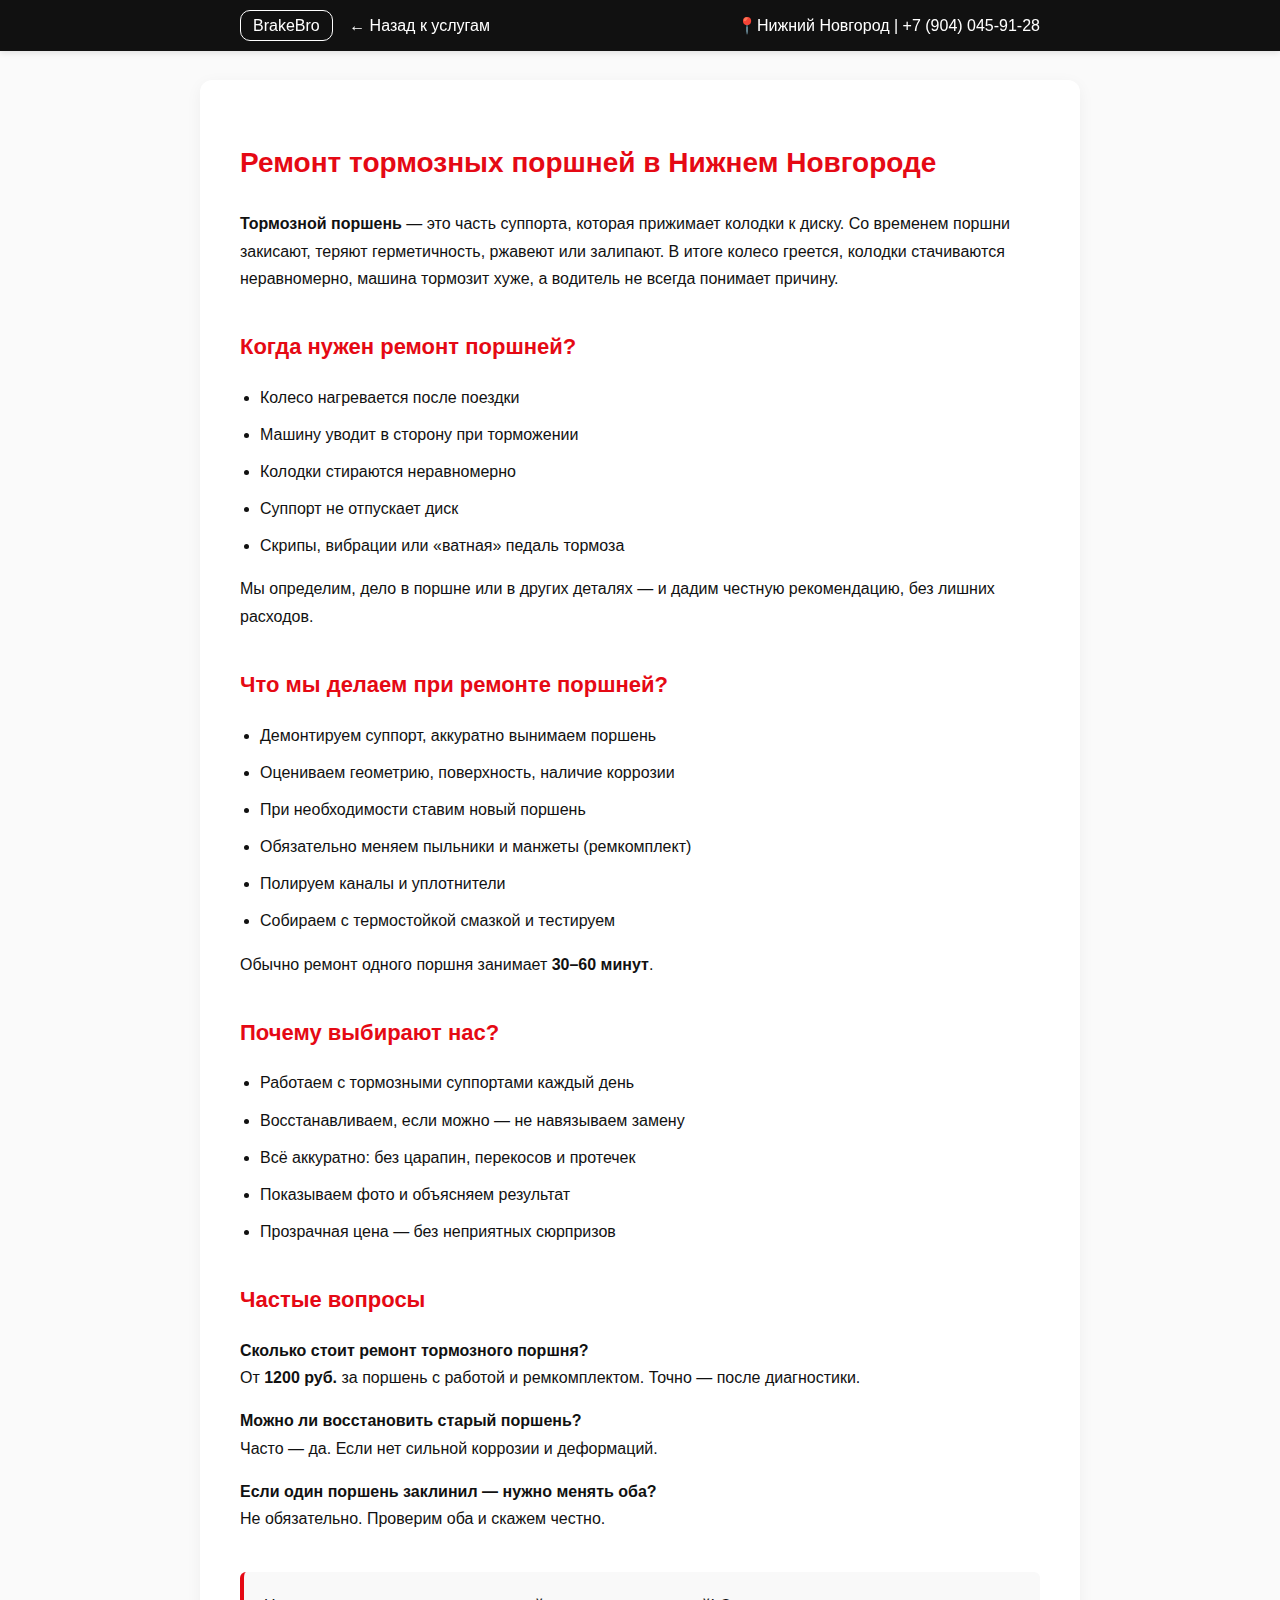
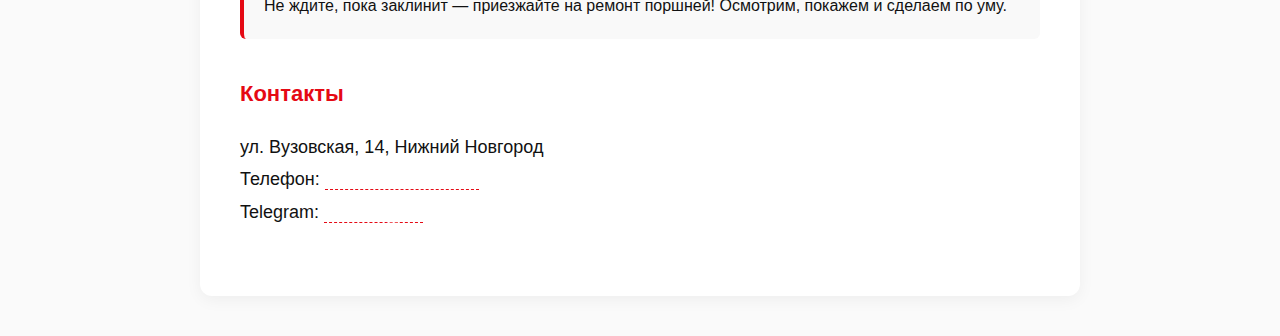
<file: services/porshni/index.html>
<!DOCTYPE html>
<html lang="ru">
<head>
  <meta charset="UTF-8">
  <meta name="viewport" content="width=device-width, initial-scale=1.0">
  <meta name="description" content="Профессиональный ремонт тормозных поршней и суппортов в Нижнем Новгороде. Качественно, быстро, с гарантией — BrakeBro.">
  <title>Ремонт тормозных поршней — BrakeBro Нижний Новгород</title>
  <link rel="canonical" href="https://brakebro.pro/services/porshni/">
    <style>
    body {
      font-family: Inter, "Segoe UI", -apple-system, BlinkMacSystemFont, Roboto, "Helvetica Neue", Arial, "Noto Sans", sans-serif;
      background: #fafafa;
      color: #111;
      margin: 0;
      padding: 40px 20px;
      line-height: 1.7;
      display: flex;
      justify-content: center;
      padding-top: 80px;
    }

    .top-bar {
      background: #111;
      color: #fff;
      width: 100%;
      padding: 12px 0;
      position: fixed;
      top: 0;
      left: 0;
      z-index: 1000;
      box-shadow: 0 2px 6px rgba(0,0,0,0.1);
    }

    .top-bar-inner {
      max-width: 800px;
      margin: 0 auto;
      display: flex;
      justify-content: space-between;
      align-items: center;
      padding: 0 20px;
    }

    .top-bar a,
    .top-bar span {
      color: #fff;
      text-decoration: none;
      font-weight: 500;
      padding: 6px 12px;
      border-radius: 10px;
      transition: all 0.6s ease;
    }

    .top-bar a.site-link {
      border: 1px solid #fff;
    }

    .contacts-block a {
      color: #fff;
      text-decoration: none;
      border-bottom: 1px dashed #e50914;
      transition: color 0.3s;
      font-weight: 500;
    }
    .contacts-block a:hover,
    .contacts-block a:focus {
      color: #e50914;
      border-bottom: 1px solid #e50914;
      text-decoration: none;
    }
    .contacts-block {
      margin-top: 12px;
      margin-bottom: 28px;
      font-size: 18px;
      line-height: 1.8;
    }

    @media (max-width: 600px) {
      .top-bar-inner {
        flex-direction: column;
        align-items: flex-start;
        gap: 8px;
        padding: 10px 16px;
      }

      .top-bar a,
      .top-bar span {
        padding: 4px 8px;
        font-size: 14px;
      }

      .top-bar a.site-link {
        font-size: 16px;
      }
    }

    .container {
      max-width: 800px;
      width: 100%;
      background: #fff;
      padding: 40px;
      border-radius: 12px;
      box-shadow: 0 4px 16px rgba(0,0,0,0.05);
    }

    h1, h2 {
      color: #e50914;
    }

    h1 {
      font-size: 28px;
      margin-bottom: 24px;
    }

    h2 {
      font-size: 22px;
      margin-top: 36px;
    }

    ul {
      padding-left: 20px;
    }

    li {
      margin-bottom: 10px;
    }

    .cta {
      margin-top: 40px;
      padding: 20px;
      border-left: 4px solid #e50914;
      background: #f9f9f9;
      border-radius: 6px;
      font-weight: 500;
    }

    @media (prefers-color-scheme: dark) {
      body {
        background: #181818;
        color: #e0e0e0;
      }

      .container {
        background: #232323;
        box-shadow: 0 4px 16px rgba(0,0,0,0.2);
      }

      .top-bar {
        background: #222;
        color: #fff;
        box-shadow: 0 2px 6px rgba(0,0,0,0.3);
      }
      h1, h2 {
        color: #ff4b4b;
      }
      .cta {
        background: #252525;
        border-left: 4px solid #ff4b4b;
        color: #ffeaea;
      }
    }
  </style>
</head>
<body>
  <div class="top-bar">
    <div class="top-bar-inner">
      <div>
        <a href="/" class="site-link">BrakeBro</a>
        <a href="/#services" class="back-link">← Назад к услугам</a>
      </div>
      <div>📍Нижний Новгород | +7 (904) 045-91-28</div>
    </div>
  </div>

  <div class="container">
    <h1>Ремонт тормозных поршней в Нижнем Новгороде</h1>
    <p><b>Тормозной поршень</b> — это часть суппорта, которая прижимает колодки к диску. Со временем поршни закисают, теряют герметичность, ржавеют или залипают. В итоге колесо греется, колодки стачиваются неравномерно, машина тормозит хуже, а водитель не всегда понимает причину.</p>

    <h2>Когда нужен ремонт поршней?</h2>
    <ul>
      <li>Колесо нагревается после поездки</li>
      <li>Машину уводит в сторону при торможении</li>
      <li>Колодки стираются неравномерно</li>
      <li>Суппорт не отпускает диск</li>
      <li>Скрипы, вибрации или «ватная» педаль тормоза</li>
    </ul>
    <p>Мы определим, дело в поршне или в других деталях — и дадим честную рекомендацию, без лишних расходов.</p>

    <h2>Что мы делаем при ремонте поршней?</h2>
    <ul>
      <li>Демонтируем суппорт, аккуратно вынимаем поршень</li>
      <li>Оцениваем геометрию, поверхность, наличие коррозии</li>
      <li>При необходимости ставим новый поршень</li>
      <li>Обязательно меняем пыльники и манжеты (ремкомплект)</li>
      <li>Полируем каналы и уплотнители</li>
      <li>Собираем с термостойкой смазкой и тестируем</li>
    </ul>
    <p>Обычно ремонт одного поршня занимает <b>30–60 минут</b>.</p>

    <h2>Почему выбирают нас?</h2>
    <ul>
      <li>Работаем с тормозными суппортами каждый день</li>
      <li>Восстанавливаем, если можно — не навязываем замену</li>
      <li>Всё аккуратно: без царапин, перекосов и протечек</li>
      <li>Показываем фото и объясняем результат</li>
      <li>Прозрачная цена — без неприятных сюрпризов</li>
    </ul>

    <h2>Частые вопросы</h2>
    <p><b>Сколько стоит ремонт тормозного поршня?</b><br>От <b>1200 руб.</b> за поршень с работой и ремкомплектом. Точно — после диагностики.</p>
    <p><b>Можно ли восстановить старый поршень?</b><br>Часто — да. Если нет сильной коррозии и деформаций.</p>
    <p><b>Если один поршень заклинил — нужно менять оба?</b><br>Не обязательно. Проверим оба и скажем честно.</p>

    <div class="cta">
      Не ждите, пока заклинит — приезжайте на ремонт поршней! Осмотрим, покажем и сделаем по уму.
    </div>

    <h2>Контакты</h2>
    <div class="contacts-block">
      ул. Вузовская, 14, Нижний Новгород<br>
      Телефон: <a href="tel:+79040459128">+7 (904) 045-91-28</a><br>
      Telegram: <a href="https://t.me/brake_bro" target="_blank" rel="noopener noreferrer">@brake_bro</a>
    </div>
  </div>
</body>
</html>
</file>
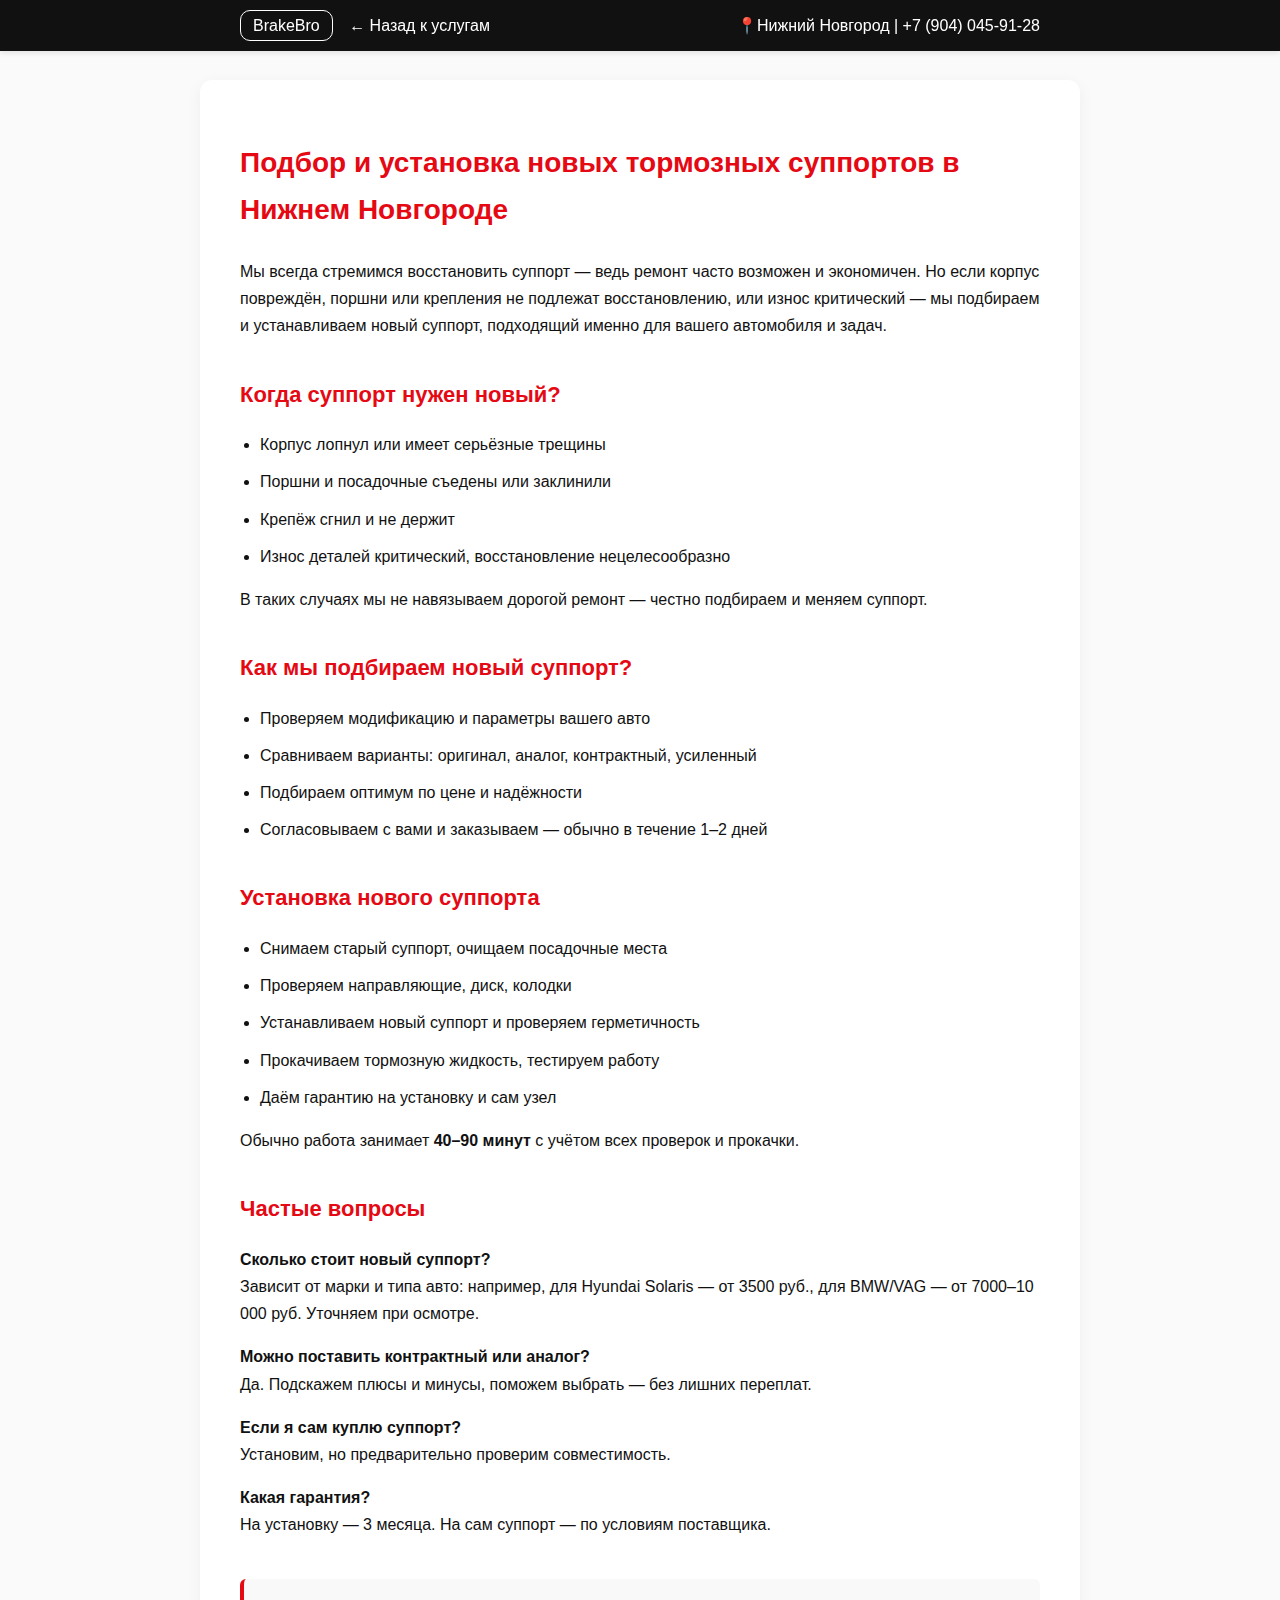
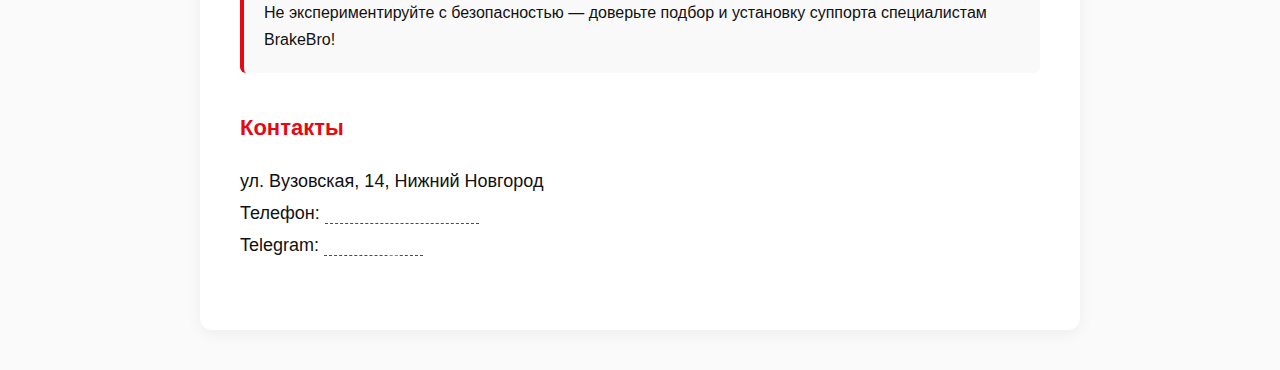
<file: services/supporter/index.html>
<!DOCTYPE html>
<html lang="ru">
<head>
  <meta charset="UTF-8">
  <meta name="viewport" content="width=device-width, initial-scale=1.0">
  <meta name="description" content="Профессиональный подбор и установка новых тормозных суппортов в Нижнем Новгороде. Гарантия качества и честная цена — BrakeBro.">
  <title>Подбор и установка новых суппортов — BrakeBro Нижний Новгород</title>
  <link rel="canonical" href="https://brakebro.pro/services/supporter/">
    <style>
    body {
      font-family: Inter, "Segoe UI", -apple-system, BlinkMacSystemFont, Roboto, "Helvetica Neue", Arial, "Noto Sans", sans-serif;
      background: #fafafa;
      color: #111;
      margin: 0;
      padding: 40px 20px;
      line-height: 1.7;
      display: flex;
      justify-content: center;
      padding-top: 80px;
    }

    .top-bar {
      background: #111;
      color: #fff;
      width: 100%;
      padding: 12px 0;
      position: fixed;
      top: 0;
      left: 0;
      z-index: 1000;
      box-shadow: 0 2px 6px rgba(0,0,0,0.1);
    }

    .top-bar-inner {
      max-width: 800px;
      margin: 0 auto;
      display: flex;
      justify-content: space-between;
      align-items: center;
      padding: 0 20px;
    }

    .top-bar a,
    .top-bar span {
      color: #fff;
      text-decoration: none;
      font-weight: 500;
      padding: 6px 12px;
      border-radius: 10px;
      transition: all 0.6s ease;
    }

    .top-bar a.site-link {
      border: 1px solid #fff;
    }

    .contacts-block a {
      color: #fff;
      text-decoration: none;
      border-bottom: 1px dashed #e50914;
      transition: color 0.3s;
      font-weight: 500;
    }
    .contacts-block a:hover,
    .contacts-block a:focus {
      color: #e50914;
      border-bottom: 1px solid #e50914;
      text-decoration: none;
    }
    .contacts-block {
      margin-top: 12px;
      margin-bottom: 28px;
      font-size: 18px;
      line-height: 1.8;
    }

    @media (max-width: 600px) {
      .top-bar-inner {
        flex-direction: column;
        align-items: flex-start;
        gap: 8px;
        padding: 10px 16px;
      }

      .top-bar a,
      .top-bar span {
        padding: 4px 8px;
        font-size: 14px;
      }

      .top-bar a.site-link {
        font-size: 16px;
      }
    }

    .container {
      max-width: 800px;
      width: 100%;
      background: #fff;
      padding: 40px;
      border-radius: 12px;
      box-shadow: 0 4px 16px rgba(0,0,0,0.05);
    }

    h1, h2 {
      color: #e50914;
    }

    h1 {
      font-size: 28px;
      margin-bottom: 24px;
    }

    h2 {
      font-size: 22px;
      margin-top: 36px;
    }

    ul {
      padding-left: 20px;
    }

    li {
      margin-bottom: 10px;
    }

    .cta {
      margin-top: 40px;
      padding: 20px;
      border-left: 4px solid #e50914;
      background: #f9f9f9;
      border-radius: 6px;
      font-weight: 500;
    }

    @media (prefers-color-scheme: dark) {
      body {
        background: #181818;
        color: #e0e0e0;
      }

      .container {
        background: #232323;
        box-shadow: 0 4px 16px rgba(0,0,0,0.2);
      }

      .top-bar {
        background: #222;
        color: #fff;
        box-shadow: 0 2px 6px rgba(0,0,0,0.3);
      }
      h1, h2 {
        color: #ff4b4b;
      }
      .cta {
        background: #252525;
        border-left: 4px solid #ff4b4b;
        color: #ffeaea;
      }
    }
  </style>
</head>
<body>
  <div class="top-bar">
    <div class="top-bar-inner">
      <div>
        <a href="/" class="site-link">BrakeBro</a>
        <a href="/#services" class="back-link">← Назад к услугам</a>
      </div>
      <div>📍Нижний Новгород | +7 (904) 045-91-28</div>
    </div>
  </div>

  <div class="container">
    <h1>Подбор и установка новых тормозных суппортов в Нижнем Новгороде</h1>
    <p>Мы всегда стремимся восстановить суппорт — ведь ремонт часто возможен и экономичен. Но если корпус повреждён, поршни или крепления не подлежат восстановлению, или износ критический — мы подбираем и устанавливаем новый суппорт, подходящий именно для вашего автомобиля и задач.</p>

    <h2>Когда суппорт нужен новый?</h2>
    <ul>
      <li>Корпус лопнул или имеет серьёзные трещины</li>
      <li>Поршни и посадочные съедены или заклинили</li>
      <li>Крепёж сгнил и не держит</li>
      <li>Износ деталей критический, восстановление нецелесообразно</li>
    </ul>
    <p>В таких случаях мы не навязываем дорогой ремонт — честно подбираем и меняем суппорт.</p>

    <h2>Как мы подбираем новый суппорт?</h2>
    <ul>
      <li>Проверяем модификацию и параметры вашего авто</li>
      <li>Сравниваем варианты: оригинал, аналог, контрактный, усиленный</li>
      <li>Подбираем оптимум по цене и надёжности</li>
      <li>Согласовываем с вами и заказываем — обычно в течение 1–2 дней</li>
    </ul>

    <h2>Установка нового суппорта</h2>
    <ul>
      <li>Снимаем старый суппорт, очищаем посадочные места</li>
      <li>Проверяем направляющие, диск, колодки</li>
      <li>Устанавливаем новый суппорт и проверяем герметичность</li>
      <li>Прокачиваем тормозную жидкость, тестируем работу</li>
      <li>Даём гарантию на установку и сам узел</li>
    </ul>
    <p>Обычно работа занимает <b>40–90 минут</b> с учётом всех проверок и прокачки.</p>

    <h2>Частые вопросы</h2>
    <p><b>Сколько стоит новый суппорт?</b><br>Зависит от марки и типа авто: например, для Hyundai Solaris — от 3500 руб., для BMW/VAG — от 7000–10 000 руб. Уточняем при осмотре.</p>
    <p><b>Можно поставить контрактный или аналог?</b><br>Да. Подскажем плюсы и минусы, поможем выбрать — без лишних переплат.</p>
    <p><b>Если я сам куплю суппорт?</b><br>Установим, но предварительно проверим совместимость.</p>
    <p><b>Какая гарантия?</b><br>На установку — 3 месяца. На сам суппорт — по условиям поставщика.</p>

    <div class="cta">
      Не экспериментируйте с безопасностью — доверьте подбор и установку суппорта специалистам BrakeBro!
    </div>

    <h2>Контакты</h2>
    <div class="contacts-block">
      ул. Вузовская, 14, Нижний Новгород<br>
      Телефон: <a href="tel:+79040459128">+7 (904) 045-91-28</a><br>
      Telegram: <a href="https://t.me/brake_bro" target="_blank" rel="noopener noreferrer">@brake_bro</a>
    </div>
  </div>
</body>
</html>
</file>
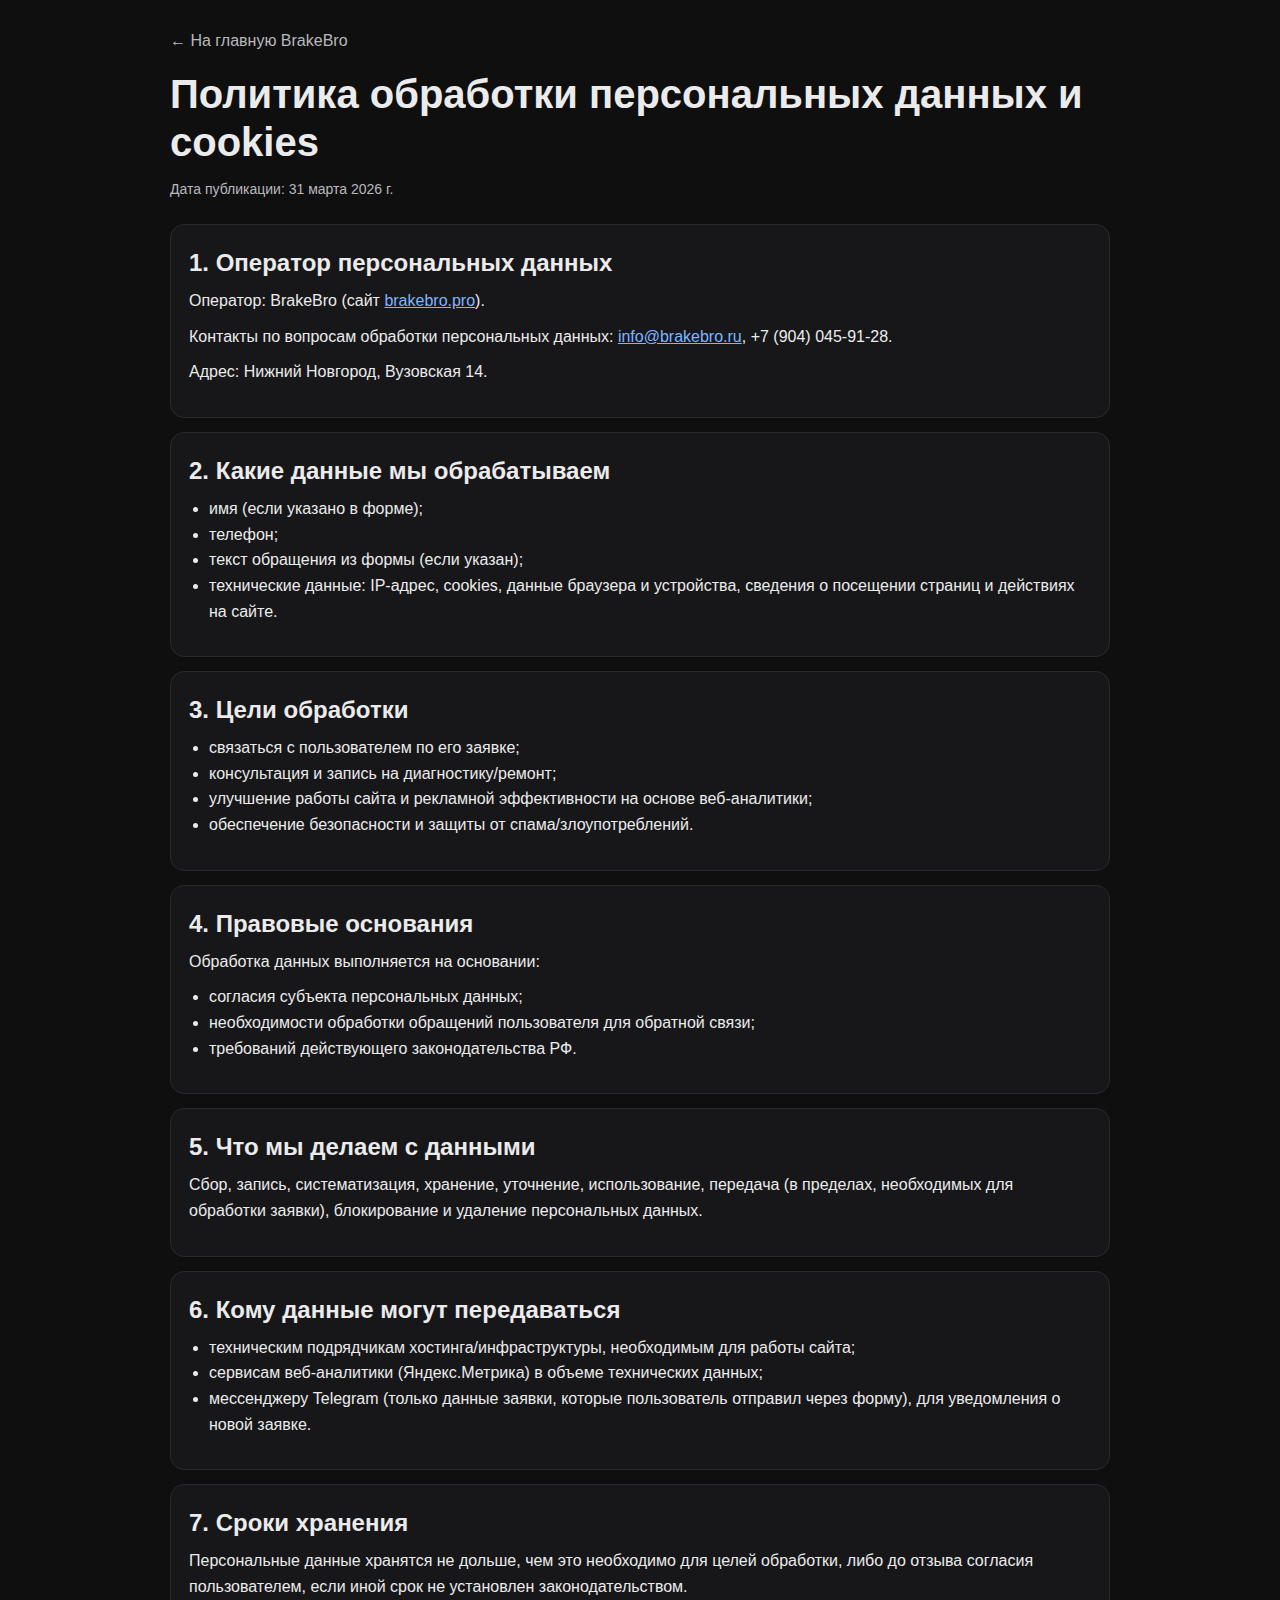
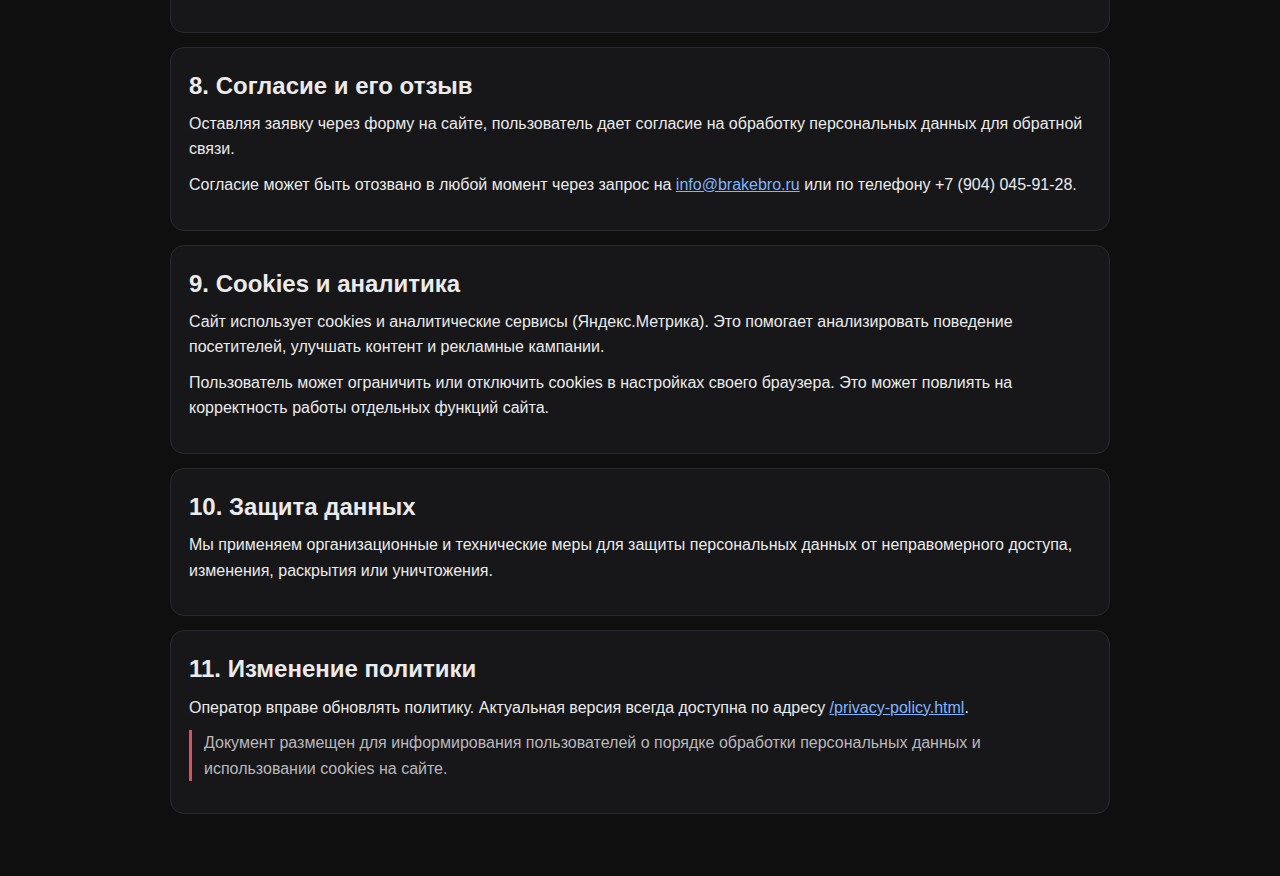
<file: privacy-policy.html>
<!DOCTYPE html>
<html lang="ru">
<head>
  <meta charset="UTF-8">
  <meta name="viewport" content="width=device-width, initial-scale=1.0">
  <title>Политика обработки персональных данных и cookies | BrakeBro</title>
  <meta name="description" content="Политика обработки персональных данных и cookies сайта BrakeBro.">
  <link rel="canonical" href="https://brakebro.pro/privacy-policy.html">
  <style>
    :root {
      --bg: #0f0f10;
      --card: #171719;
      --text: #ebebec;
      --muted: #b9b9bd;
      --line: #2a2a2e;
      --link: #7fb5ff;
      --accent: #d9535f;
    }

    * { box-sizing: border-box; }

    body {
      margin: 0;
      font-family: Inter, "Segoe UI", -apple-system, BlinkMacSystemFont, Roboto, "Helvetica Neue", Arial, "Noto Sans", sans-serif;
      background: var(--bg);
      color: var(--text);
      line-height: 1.6;
    }

    .wrap {
      max-width: 980px;
      margin: 0 auto;
      padding: 28px 20px 48px;
    }

    .top-link {
      display: inline-flex;
      align-items: center;
      gap: 8px;
      margin-bottom: 16px;
      color: var(--muted);
      text-decoration: none;
    }

    .top-link:hover { color: #fff; }

    h1 {
      margin: 0 0 12px;
      font-size: clamp(28px, 4vw, 40px);
      line-height: 1.2;
    }

    .meta {
      margin: 0 0 24px;
      color: var(--muted);
      font-size: 14px;
    }

    .card {
      background: var(--card);
      border: 1px solid var(--line);
      border-radius: 14px;
      padding: 22px 18px;
      margin-bottom: 14px;
    }

    h2 {
      margin: 0 0 10px;
      font-size: clamp(19px, 2.4vw, 24px);
      line-height: 1.3;
    }

    p, ul { margin: 0 0 10px; }
    ul { padding-left: 20px; }

    a { color: var(--link); }
    a:hover { color: #a2ccff; }

    .notice {
      border-left: 3px solid var(--accent);
      padding-left: 12px;
      color: var(--muted);
      margin-top: 8px;
    }
  </style>
</head>
<body>
  <main class="wrap">
    <a class="top-link" href="/">← На главную BrakeBro</a>
    <h1>Политика обработки персональных данных и cookies</h1>
    <p class="meta">Дата публикации: 31 марта 2026 г.</p>

    <section class="card" id="operator">
      <h2>1. Оператор персональных данных</h2>
      <p>Оператор: BrakeBro (сайт <a href="https://brakebro.pro">brakebro.pro</a>).</p>
      <p>Контакты по вопросам обработки персональных данных: <a href="mailto:info@brakebro.ru">info@brakebro.ru</a>, +7 (904) 045-91-28.</p>
      <p>Адрес: Нижний Новгород, Вузовская 14.</p>
    </section>

    <section class="card" id="data">
      <h2>2. Какие данные мы обрабатываем</h2>
      <ul>
        <li>имя (если указано в форме);</li>
        <li>телефон;</li>
        <li>текст обращения из формы (если указан);</li>
        <li>технические данные: IP-адрес, cookies, данные браузера и устройства, сведения о посещении страниц и действиях на сайте.</li>
      </ul>
    </section>

    <section class="card" id="goals">
      <h2>3. Цели обработки</h2>
      <ul>
        <li>связаться с пользователем по его заявке;</li>
        <li>консультация и запись на диагностику/ремонт;</li>
        <li>улучшение работы сайта и рекламной эффективности на основе веб-аналитики;</li>
        <li>обеспечение безопасности и защиты от спама/злоупотреблений.</li>
      </ul>
    </section>

    <section class="card" id="law">
      <h2>4. Правовые основания</h2>
      <p>Обработка данных выполняется на основании:</p>
      <ul>
        <li>согласия субъекта персональных данных;</li>
        <li>необходимости обработки обращений пользователя для обратной связи;</li>
        <li>требований действующего законодательства РФ.</li>
      </ul>
    </section>

    <section class="card" id="actions">
      <h2>5. Что мы делаем с данными</h2>
      <p>Сбор, запись, систематизация, хранение, уточнение, использование, передача (в пределах, необходимых для обработки заявки), блокирование и удаление персональных данных.</p>
    </section>

    <section class="card" id="transfer">
      <h2>6. Кому данные могут передаваться</h2>
      <ul>
        <li>техническим подрядчикам хостинга/инфраструктуры, необходимым для работы сайта;</li>
        <li>сервисам веб-аналитики (Яндекс.Метрика) в объеме технических данных;</li>
        <li>мессенджеру Telegram (только данные заявки, которые пользователь отправил через форму), для уведомления о новой заявке.</li>
      </ul>
    </section>

    <section class="card" id="terms">
      <h2>7. Сроки хранения</h2>
      <p>Персональные данные хранятся не дольше, чем это необходимо для целей обработки, либо до отзыва согласия пользователем, если иной срок не установлен законодательством.</p>
    </section>

    <section class="card" id="consent">
      <h2>8. Согласие и его отзыв</h2>
      <p>Оставляя заявку через форму на сайте, пользователь дает согласие на обработку персональных данных для обратной связи.</p>
      <p>Согласие может быть отозвано в любой момент через запрос на <a href="mailto:info@brakebro.ru">info@brakebro.ru</a> или по телефону +7 (904) 045-91-28.</p>
    </section>

    <section class="card" id="cookies">
      <h2>9. Cookies и аналитика</h2>
      <p>Сайт использует cookies и аналитические сервисы (Яндекс.Метрика). Это помогает анализировать поведение посетителей, улучшать контент и рекламные кампании.</p>
      <p>Пользователь может ограничить или отключить cookies в настройках своего браузера. Это может повлиять на корректность работы отдельных функций сайта.</p>
    </section>

    <section class="card" id="security">
      <h2>10. Защита данных</h2>
      <p>Мы применяем организационные и технические меры для защиты персональных данных от неправомерного доступа, изменения, раскрытия или уничтожения.</p>
    </section>

    <section class="card" id="changes">
      <h2>11. Изменение политики</h2>
      <p>Оператор вправе обновлять политику. Актуальная версия всегда доступна по адресу <a href="/privacy-policy.html">/privacy-policy.html</a>.</p>
      <p class="notice">Документ размещен для информирования пользователей о порядке обработки персональных данных и использовании cookies на сайте.</p>
    </section>
  </main>
</body>
</html>
</file>
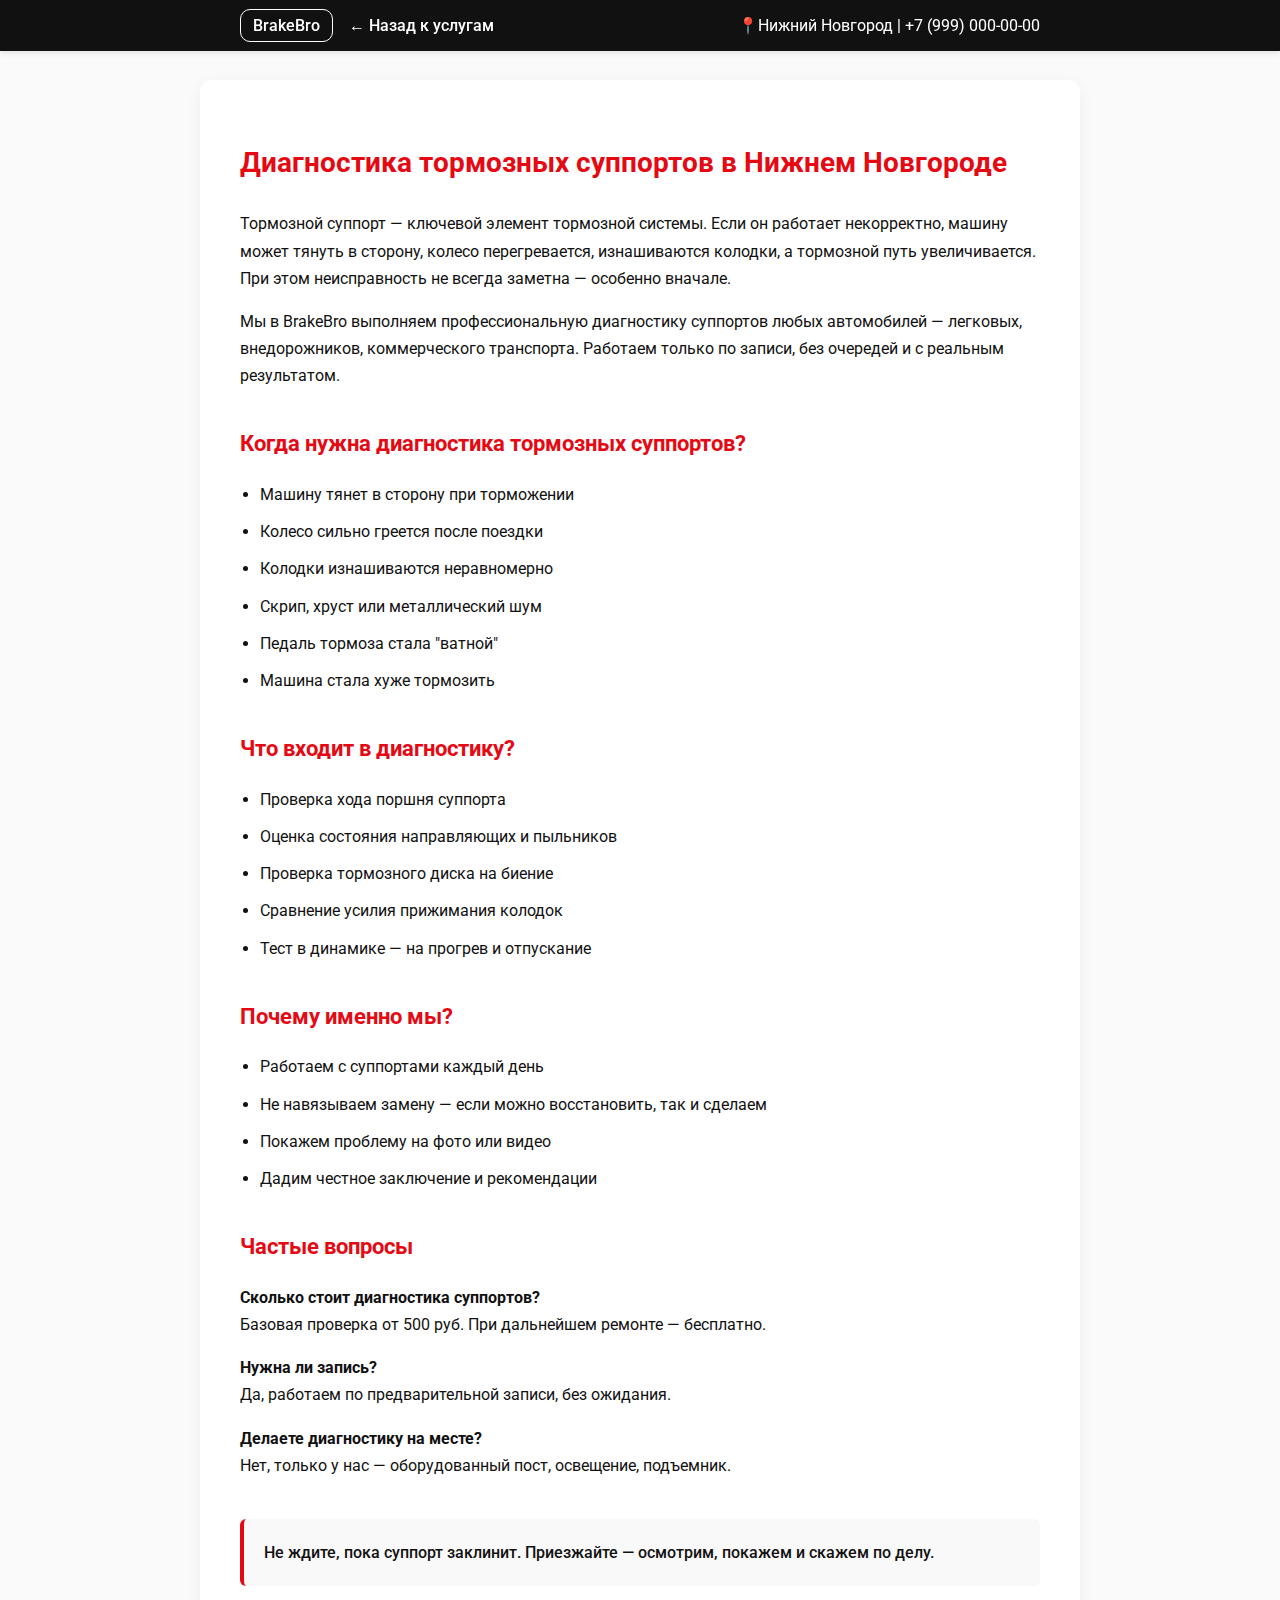
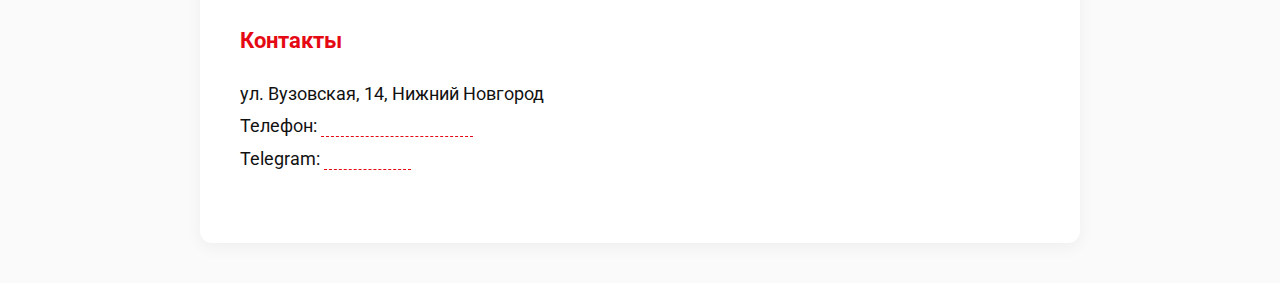
<file: services/diagnostika.html>
<!DOCTYPE html>
<html lang="ru">
<head>
  <meta charset="UTF-8">
  <meta name="viewport" content="width=device-width, initial-scale=1.0">
  <meta name="description" content="Профессиональная диагностика тормозных суппортов в Нижнем Новгороде. Симптомы, признаки неисправности и как мы работаем. BrakeBro.">
  <title>Диагностика суппортов — BrakeBro Нижний Новгород</title>
  <link href="https://fonts.googleapis.com/css2?family=Roboto:wght@400;700&display=swap" rel="stylesheet">
  <style>
    body {
      font-family: 'Roboto', sans-serif;
      background: #fafafa;
      color: #111;
      margin: 0;
      padding: 40px 20px;
      line-height: 1.7;
      display: flex;
      justify-content: center;
      padding-top: 80px;
    }

    .top-bar {
      background: #111;
      color: #fff;
      width: 100%;
      padding: 12px 0;
      position: fixed;
      top: 0;
      left: 0;
      z-index: 1000;
      box-shadow: 0 2px 6px rgba(0,0,0,0.1);
    }

    .top-bar-inner {
      max-width: 800px;
      margin: 0 auto;
      display: flex;
      justify-content: space-between;
      align-items: center;
      padding: 0 20px;
    }

    .top-bar a,
    .top-bar span {
      color: #fff;
      text-decoration: none;
      font-weight: 500;
      padding: 6px 12px;
      border-radius: 10px;
      transition: all 0.6s ease;
    }

    .top-bar a.site-link {
      border: 1px solid #fff;
    }

    .contacts-block a {
    color: #fff;
    text-decoration: none;
    border-bottom: 1px dashed #e50914;
    transition: color 0.3s;
    font-weight: 500;
    }
    .contacts-block a:hover,
    .contacts-block a:focus {
    color: #e50914;
    border-bottom: 1px solid #e50914;
    text-decoration: none;
    }
    .contacts-block {
    margin-top: 12px;
    margin-bottom: 28px;
    font-size: 18px;
    line-height: 1.8;
    }

    @media (max-width: 600px) {
      .top-bar-inner {
        flex-direction: column;
        align-items: flex-start;
        gap: 8px;
        padding: 10px 16px;
      }

      .top-bar a,
      .top-bar span {
        padding: 4px 8px;
        font-size: 14px;
      }

      .top-bar a.site-link {
        font-size: 16px;
      }
    }

    .container {
      max-width: 800px;
      width: 100%;
      background: #fff;
      padding: 40px;
      border-radius: 12px;
      box-shadow: 0 4px 16px rgba(0,0,0,0.05);
    }

    h1, h2 {
      color: #e50914;
    }

    h1 {
      font-size: 28px;
      margin-bottom: 24px;
    }

    h2 {
      font-size: 22px;
      margin-top: 36px;
    }

    ul {
      padding-left: 20px;
    }

    li {
      margin-bottom: 10px;
    }

    .cta {
      margin-top: 40px;
      padding: 20px;
      border-left: 4px solid #e50914;
      background: #f9f9f9;
      border-radius: 6px;
      font-weight: 500;
    }

    @media (prefers-color-scheme: dark) {
      body {
        background: #181818;
        color: #e0e0e0;
      }

      .container {
        background: #232323;
        box-shadow: 0 4px 16px rgba(0,0,0,0.2);
      }

      .top-bar {
        background: #222;
        color: #fff;
        box-shadow: 0 2px 6px rgba(0,0,0,0.3);
      }
      h1, h2 {
        color: #ff4b4b;
      }
      .cta {
        background: #252525;
        border-left: 4px solid #ff4b4b;
        color: #ffeaea;
      }
    }
  </style>
</head>
<body>
  <div class="top-bar">
    <div class="top-bar-inner">
      <div>
        <a href="/" class="site-link">BrakeBro</a>
        <a href="/#services" class="back-link">← Назад к услугам</a>
      </div>
      <div>📍Нижний Новгород | +7 (999) 000-00-00</div>
    </div>
  </div>

  <div class="container">
    <h1>Диагностика тормозных суппортов в Нижнем Новгороде</h1>
    <p>Тормозной суппорт — ключевой элемент тормозной системы. Если он работает некорректно, машину может тянуть в сторону, колесо перегревается, изнашиваются колодки, а тормозной путь увеличивается. При этом неисправность не всегда заметна — особенно вначале.</p>
    <p>Мы в BrakeBro выполняем профессиональную диагностику суппортов любых автомобилей — легковых, внедорожников, коммерческого транспорта. Работаем только по записи, без очередей и с реальным результатом.</p>

    <h2>Когда нужна диагностика тормозных суппортов?</h2>
    <ul>
      <li>Машину тянет в сторону при торможении</li>
      <li>Колесо сильно греется после поездки</li>
      <li>Колодки изнашиваются неравномерно</li>
      <li>Скрип, хруст или металлический шум</li>
      <li>Педаль тормоза стала "ватной"</li>
      <li>Машина стала хуже тормозить</li>
    </ul>

    <h2>Что входит в диагностику?</h2>
    <ul>
      <li>Проверка хода поршня суппорта</li>
      <li>Оценка состояния направляющих и пыльников</li>
      <li>Проверка тормозного диска на биение</li>
      <li>Сравнение усилия прижимания колодок</li>
      <li>Тест в динамике — на прогрев и отпускание</li>
    </ul>

    <h2>Почему именно мы?</h2>
    <ul>
      <li>Работаем с суппортами каждый день</li>
      <li>Не навязываем замену — если можно восстановить, так и сделаем</li>
      <li>Покажем проблему на фото или видео</li>
      <li>Дадим честное заключение и рекомендации</li>
    </ul>

    <h2>Частые вопросы</h2>
    <p><strong>Сколько стоит диагностика суппортов?</strong><br>Базовая проверка от 500 руб. При дальнейшем ремонте — бесплатно.</p>
    <p><strong>Нужна ли запись?</strong><br>Да, работаем по предварительной записи, без ожидания.</p>
    <p><strong>Делаете диагностику на месте?</strong><br>Нет, только у нас — оборудованный пост, освещение, подъемник.</p>

    <div class="cta">
      Не ждите, пока суппорт заклинит. Приезжайте — осмотрим, покажем и скажем по делу.
    </div>
    
    <h2>Контакты</h2>
    <div class="contacts-block">
      ул. Вузовская, 14, Нижний Новгород<br>
      Телефон: <a href="tel:+79990000000">+7 (999) 000-00-00</a><br>
      Telegram: <a href="https://t.me/brakebro" target="_blank">@brakebro</a>
    </div>

  </div>
</body>
</html>
</file>
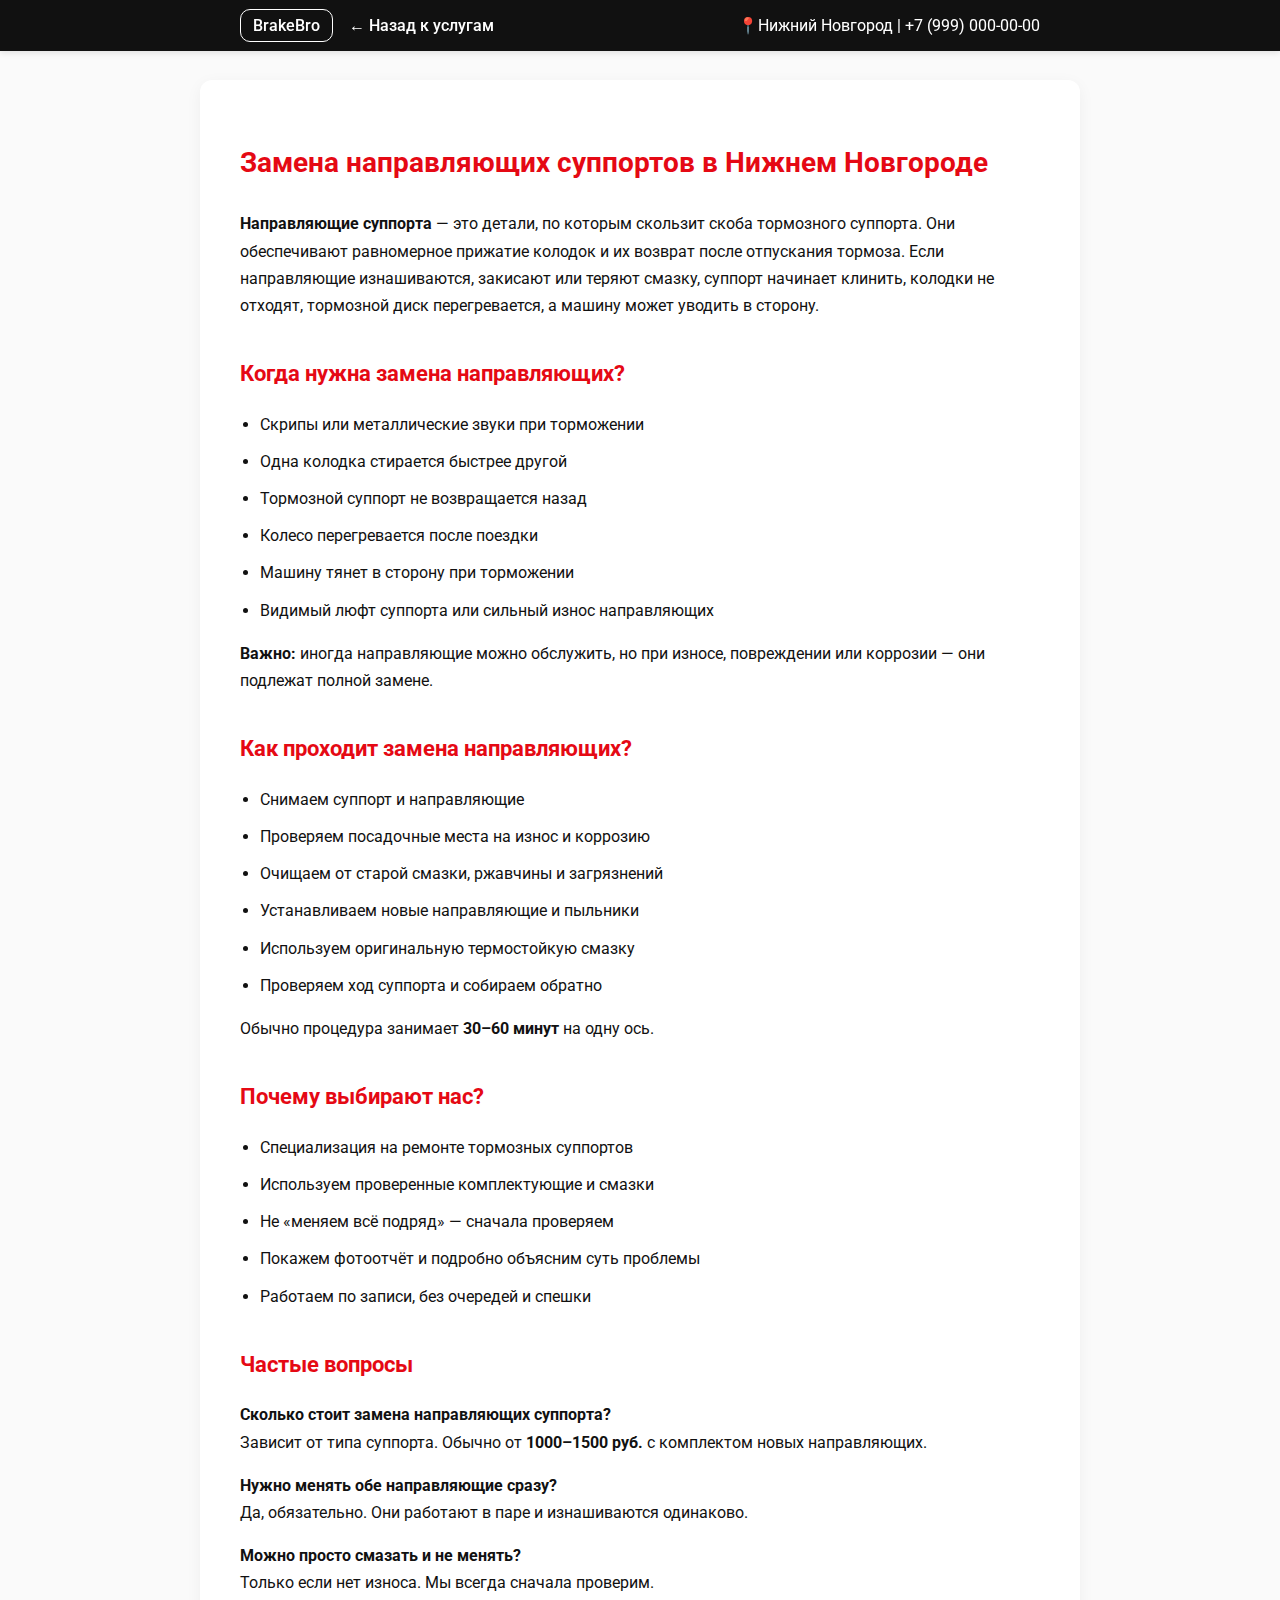
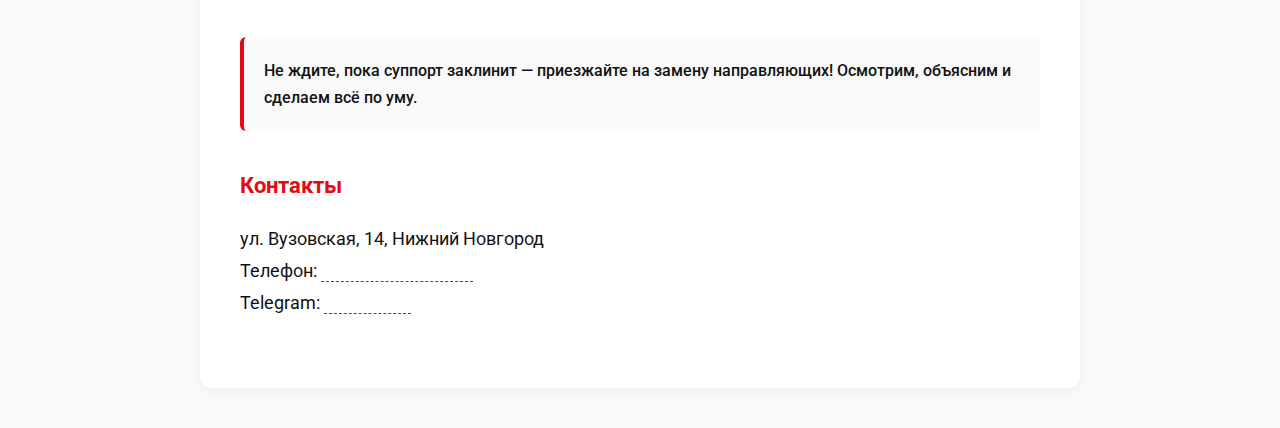
<file: services/napravlyayushchie.html>
<!DOCTYPE html>
<html lang="ru">
<head>
  <meta charset="UTF-8">
  <meta name="viewport" content="width=device-width, initial-scale=1.0">
  <meta name="description" content="Профессиональная замена направляющих суппортов в Нижнем Новгороде. Когда менять, признаки износа и преимущества BrakeBro.">
  <title>Замена направляющих суппортов — BrakeBro Нижний Новгород</title>
  <link href="https://fonts.googleapis.com/css2?family=Roboto:wght@400;700&display=swap" rel="stylesheet">
  <style>
    body {
      font-family: 'Roboto', sans-serif;
      background: #fafafa;
      color: #111;
      margin: 0;
      padding: 40px 20px;
      line-height: 1.7;
      display: flex;
      justify-content: center;
      padding-top: 80px;
    }

    .top-bar {
      background: #111;
      color: #fff;
      width: 100%;
      padding: 12px 0;
      position: fixed;
      top: 0;
      left: 0;
      z-index: 1000;
      box-shadow: 0 2px 6px rgba(0,0,0,0.1);
    }

    .top-bar-inner {
      max-width: 800px;
      margin: 0 auto;
      display: flex;
      justify-content: space-between;
      align-items: center;
      padding: 0 20px;
    }

    .top-bar a,
    .top-bar span {
      color: #fff;
      text-decoration: none;
      font-weight: 500;
      padding: 6px 12px;
      border-radius: 10px;
      transition: all 0.6s ease;
    }

    .top-bar a.site-link {
      border: 1px solid #fff;
    }

    .contacts-block a {
      color: #fff;
      text-decoration: none;
      border-bottom: 1px dashed #e50914;
      transition: color 0.3s;
      font-weight: 500;
    }
    .contacts-block a:hover,
    .contacts-block a:focus {
      color: #e50914;
      border-bottom: 1px solid #e50914;
      text-decoration: none;
    }
    .contacts-block {
      margin-top: 12px;
      margin-bottom: 28px;
      font-size: 18px;
      line-height: 1.8;
    }

    @media (max-width: 600px) {
      .top-bar-inner {
        flex-direction: column;
        align-items: flex-start;
        gap: 8px;
        padding: 10px 16px;
      }

      .top-bar a,
      .top-bar span {
        padding: 4px 8px;
        font-size: 14px;
      }

      .top-bar a.site-link {
        font-size: 16px;
      }
    }

    .container {
      max-width: 800px;
      width: 100%;
      background: #fff;
      padding: 40px;
      border-radius: 12px;
      box-shadow: 0 4px 16px rgba(0,0,0,0.05);
    }

    h1, h2 {
      color: #e50914;
    }

    h1 {
      font-size: 28px;
      margin-bottom: 24px;
    }

    h2 {
      font-size: 22px;
      margin-top: 36px;
    }

    ul {
      padding-left: 20px;
    }

    li {
      margin-bottom: 10px;
    }

    .cta {
      margin-top: 40px;
      padding: 20px;
      border-left: 4px solid #e50914;
      background: #f9f9f9;
      border-radius: 6px;
      font-weight: 500;
    }

    @media (prefers-color-scheme: dark) {
      body {
        background: #181818;
        color: #e0e0e0;
      }

      .container {
        background: #232323;
        box-shadow: 0 4px 16px rgba(0,0,0,0.2);
      }

      .top-bar {
        background: #222;
        color: #fff;
        box-shadow: 0 2px 6px rgba(0,0,0,0.3);
      }
      h1, h2 {
        color: #ff4b4b;
      }
      .cta {
        background: #252525;
        border-left: 4px solid #ff4b4b;
        color: #ffeaea;
      }
    }
  </style>
</head>
<body>
  <div class="top-bar">
    <div class="top-bar-inner">
      <div>
        <a href="/" class="site-link">BrakeBro</a>
        <a href="/#services" class="back-link">← Назад к услугам</a>
      </div>
      <div>📍Нижний Новгород | +7 (999) 000-00-00</div>
    </div>
  </div>

  <div class="container">
    <h1>Замена направляющих суппортов в Нижнем Новгороде</h1>
    <p><b>Направляющие суппорта</b> — это детали, по которым скользит скоба тормозного суппорта. Они обеспечивают равномерное прижатие колодок и их возврат после отпускания тормоза. Если направляющие изнашиваются, закисают или теряют смазку, суппорт начинает клинить, колодки не отходят, тормозной диск перегревается, а машину может уводить в сторону.</p>

    <h2>Когда нужна замена направляющих?</h2>
    <ul>
      <li>Скрипы или металлические звуки при торможении</li>
      <li>Одна колодка стирается быстрее другой</li>
      <li>Тормозной суппорт не возвращается назад</li>
      <li>Колесо перегревается после поездки</li>
      <li>Машину тянет в сторону при торможении</li>
      <li>Видимый люфт суппорта или сильный износ направляющих</li>
    </ul>
    <p><b>Важно:</b> иногда направляющие можно обслужить, но при износе, повреждении или коррозии — они подлежат полной замене.</p>

    <h2>Как проходит замена направляющих?</h2>
    <ul>
      <li>Снимаем суппорт и направляющие</li>
      <li>Проверяем посадочные места на износ и коррозию</li>
      <li>Очищаем от старой смазки, ржавчины и загрязнений</li>
      <li>Устанавливаем новые направляющие и пыльники</li>
      <li>Используем оригинальную термостойкую смазку</li>
      <li>Проверяем ход суппорта и собираем обратно</li>
    </ul>
    <p>Обычно процедура занимает <b>30–60 минут</b> на одну ось.</p>

    <h2>Почему выбирают нас?</h2>
    <ul>
      <li>Специализация на ремонте тормозных суппортов</li>
      <li>Используем проверенные комплектующие и смазки</li>
      <li>Не «меняем всё подряд» — сначала проверяем</li>
      <li>Покажем фотоотчёт и подробно объясним суть проблемы</li>
      <li>Работаем по записи, без очередей и спешки</li>
    </ul>

    <h2>Частые вопросы</h2>
    <p><b>Сколько стоит замена направляющих суппорта?</b><br>Зависит от типа суппорта. Обычно от <b>1000–1500 руб.</b> с комплектом новых направляющих.</p>
    <p><b>Нужно менять обе направляющие сразу?</b><br>Да, обязательно. Они работают в паре и изнашиваются одинаково.</p>
    <p><b>Можно просто смазать и не менять?</b><br>Только если нет износа. Мы всегда сначала проверим.</p>

    <div class="cta">
      Не ждите, пока суппорт заклинит — приезжайте на замену направляющих! Осмотрим, объясним и сделаем всё по уму.
    </div>

    <h2>Контакты</h2>
    <div class="contacts-block">
      ул. Вузовская, 14, Нижний Новгород<br>
      Телефон: <a href="tel:+79990000000">+7 (999) 000-00-00</a><br>
      Telegram: <a href="https://t.me/brakebro" target="_blank">@brakebro</a>
    </div>
  </div>
</body>
</html>
</file>
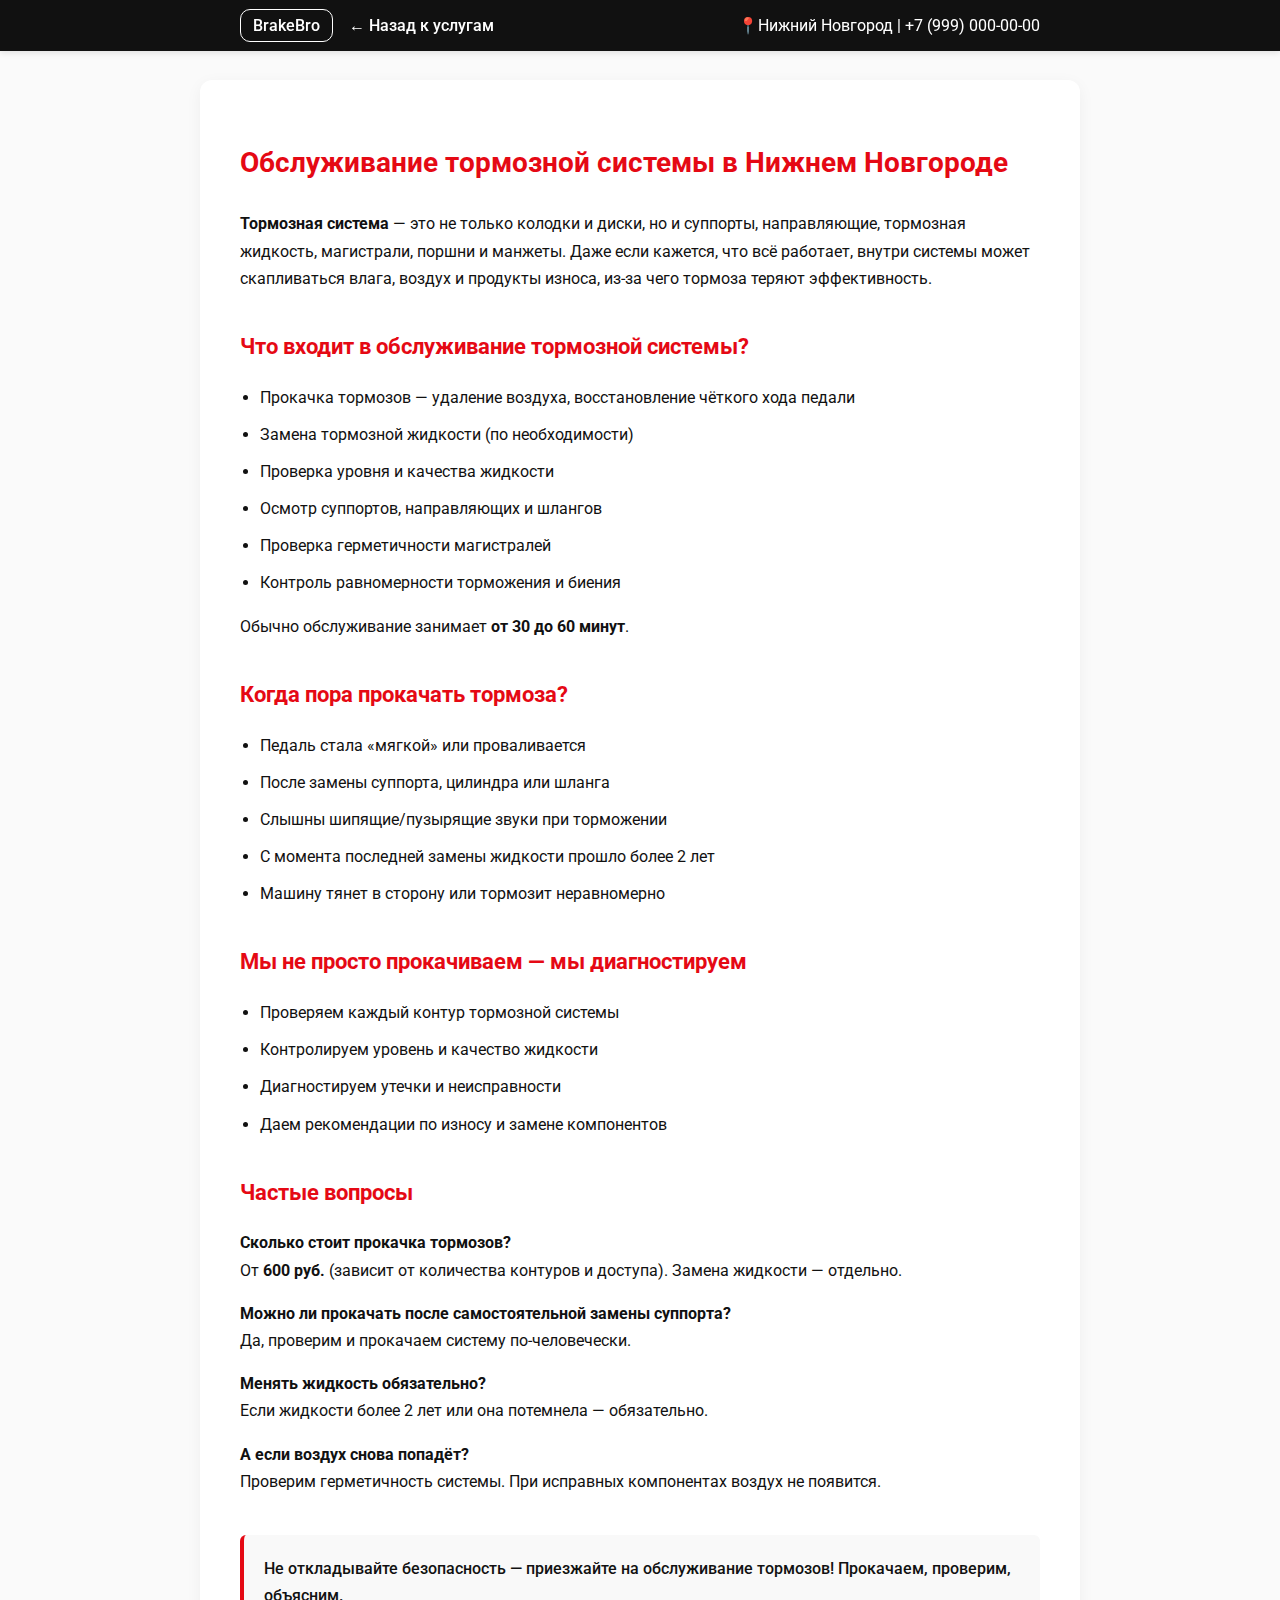
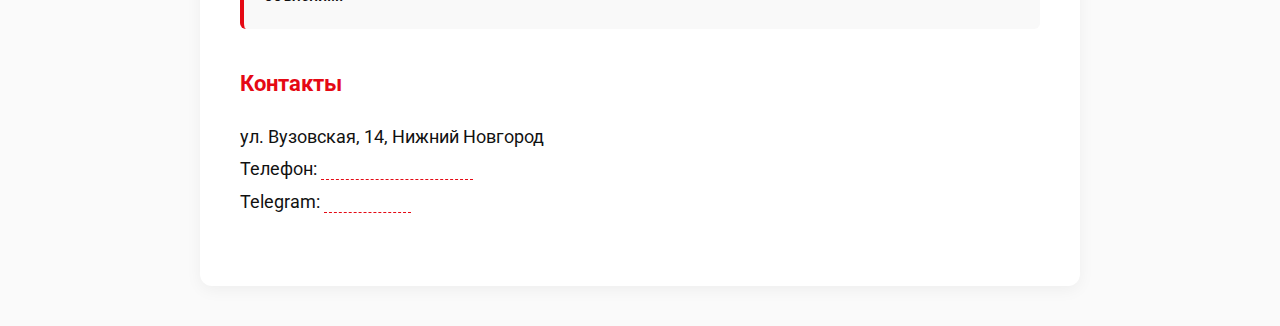
<file: services/obsluzhivanie.html>
<!DOCTYPE html>
<html lang="ru">
<head>
  <meta charset="UTF-8">
  <meta name="viewport" content="width=device-width, initial-scale=1.0">
  <meta name="description" content="Обслуживание тормозной системы и прокачка тормозов в Нижнем Новгороде. Контроль, диагностика, замена тормозной жидкости — BrakeBro.">
  <title>Обслуживание тормозной системы — BrakeBro Нижний Новгород</title>
  <link href="https://fonts.googleapis.com/css2?family=Roboto:wght@400;700&display=swap" rel="stylesheet">
  <style>
    body {
      font-family: 'Roboto', sans-serif;
      background: #fafafa;
      color: #111;
      margin: 0;
      padding: 40px 20px;
      line-height: 1.7;
      display: flex;
      justify-content: center;
      padding-top: 80px;
    }

    .top-bar {
      background: #111;
      color: #fff;
      width: 100%;
      padding: 12px 0;
      position: fixed;
      top: 0;
      left: 0;
      z-index: 1000;
      box-shadow: 0 2px 6px rgba(0,0,0,0.1);
    }

    .top-bar-inner {
      max-width: 800px;
      margin: 0 auto;
      display: flex;
      justify-content: space-between;
      align-items: center;
      padding: 0 20px;
    }

    .top-bar a,
    .top-bar span {
      color: #fff;
      text-decoration: none;
      font-weight: 500;
      padding: 6px 12px;
      border-radius: 10px;
      transition: all 0.6s ease;
    }

    .top-bar a.site-link {
      border: 1px solid #fff;
    }

    .contacts-block a {
      color: #fff;
      text-decoration: none;
      border-bottom: 1px dashed #e50914;
      transition: color 0.3s;
      font-weight: 500;
    }
    .contacts-block a:hover,
    .contacts-block a:focus {
      color: #e50914;
      border-bottom: 1px solid #e50914;
      text-decoration: none;
    }
    .contacts-block {
      margin-top: 12px;
      margin-bottom: 28px;
      font-size: 18px;
      line-height: 1.8;
    }

    @media (max-width: 600px) {
      .top-bar-inner {
        flex-direction: column;
        align-items: flex-start;
        gap: 8px;
        padding: 10px 16px;
      }

      .top-bar a,
      .top-bar span {
        padding: 4px 8px;
        font-size: 14px;
      }

      .top-bar a.site-link {
        font-size: 16px;
      }
    }

    .container {
      max-width: 800px;
      width: 100%;
      background: #fff;
      padding: 40px;
      border-radius: 12px;
      box-shadow: 0 4px 16px rgba(0,0,0,0.05);
    }

    h1, h2 {
      color: #e50914;
    }

    h1 {
      font-size: 28px;
      margin-bottom: 24px;
    }

    h2 {
      font-size: 22px;
      margin-top: 36px;
    }

    ul {
      padding-left: 20px;
    }

    li {
      margin-bottom: 10px;
    }

    .cta {
      margin-top: 40px;
      padding: 20px;
      border-left: 4px solid #e50914;
      background: #f9f9f9;
      border-radius: 6px;
      font-weight: 500;
    }

    @media (prefers-color-scheme: dark) {
      body {
        background: #181818;
        color: #e0e0e0;
      }

      .container {
        background: #232323;
        box-shadow: 0 4px 16px rgba(0,0,0,0.2);
      }

      .top-bar {
        background: #222;
        color: #fff;
        box-shadow: 0 2px 6px rgba(0,0,0,0.3);
      }
      h1, h2 {
        color: #ff4b4b;
      }
      .cta {
        background: #252525;
        border-left: 4px solid #ff4b4b;
        color: #ffeaea;
      }
    }
  </style>
</head>
<body>
  <div class="top-bar">
    <div class="top-bar-inner">
      <div>
        <a href="/" class="site-link">BrakeBro</a>
        <a href="/#services" class="back-link">← Назад к услугам</a>
      </div>
      <div>📍Нижний Новгород | +7 (999) 000-00-00</div>
    </div>
  </div>

  <div class="container">
    <h1>Обслуживание тормозной системы в Нижнем Новгороде</h1>
    <p><b>Тормозная система</b> — это не только колодки и диски, но и суппорты, направляющие, тормозная жидкость, магистрали, поршни и манжеты. Даже если кажется, что всё работает, внутри системы может скапливаться влага, воздух и продукты износа, из-за чего тормоза теряют эффективность.</p>

    <h2>Что входит в обслуживание тормозной системы?</h2>
    <ul>
      <li>Прокачка тормозов — удаление воздуха, восстановление чёткого хода педали</li>
      <li>Замена тормозной жидкости (по необходимости)</li>
      <li>Проверка уровня и качества жидкости</li>
      <li>Осмотр суппортов, направляющих и шлангов</li>
      <li>Проверка герметичности магистралей</li>
      <li>Контроль равномерности торможения и биения</li>
    </ul>
    <p>Обычно обслуживание занимает <b>от 30 до 60 минут</b>.</p>

    <h2>Когда пора прокачать тормоза?</h2>
    <ul>
      <li>Педаль стала «мягкой» или проваливается</li>
      <li>После замены суппорта, цилиндра или шланга</li>
      <li>Слышны шипящие/пузырящие звуки при торможении</li>
      <li>С момента последней замены жидкости прошло более 2 лет</li>
      <li>Машину тянет в сторону или тормозит неравномерно</li>
    </ul>

    <h2>Мы не просто прокачиваем — мы диагностируем</h2>
    <ul>
      <li>Проверяем каждый контур тормозной системы</li>
      <li>Контролируем уровень и качество жидкости</li>
      <li>Диагностируем утечки и неисправности</li>
      <li>Даем рекомендации по износу и замене компонентов</li>
    </ul>

    <h2>Частые вопросы</h2>
    <p><b>Сколько стоит прокачка тормозов?</b><br>От <b>600 руб.</b> (зависит от количества контуров и доступа). Замена жидкости — отдельно.</p>
    <p><b>Можно ли прокачать после самостоятельной замены суппорта?</b><br>Да, проверим и прокачаем систему по-человечески.</p>
    <p><b>Менять жидкость обязательно?</b><br>Если жидкости более 2 лет или она потемнела — обязательно.</p>
    <p><b>А если воздух снова попадёт?</b><br>Проверим герметичность системы. При исправных компонентах воздух не появится.</p>

    <div class="cta">
      Не откладывайте безопасность — приезжайте на обслуживание тормозов! Прокачаем, проверим, объясним.
    </div>

    <h2>Контакты</h2>
    <div class="contacts-block">
      ул. Вузовская, 14, Нижний Новгород<br>
      Телефон: <a href="tel:+79990000000">+7 (999) 000-00-00</a><br>
      Telegram: <a href="https://t.me/brakebro" target="_blank">@brakebro</a>
    </div>
  </div>
</body>
</html>
</file>
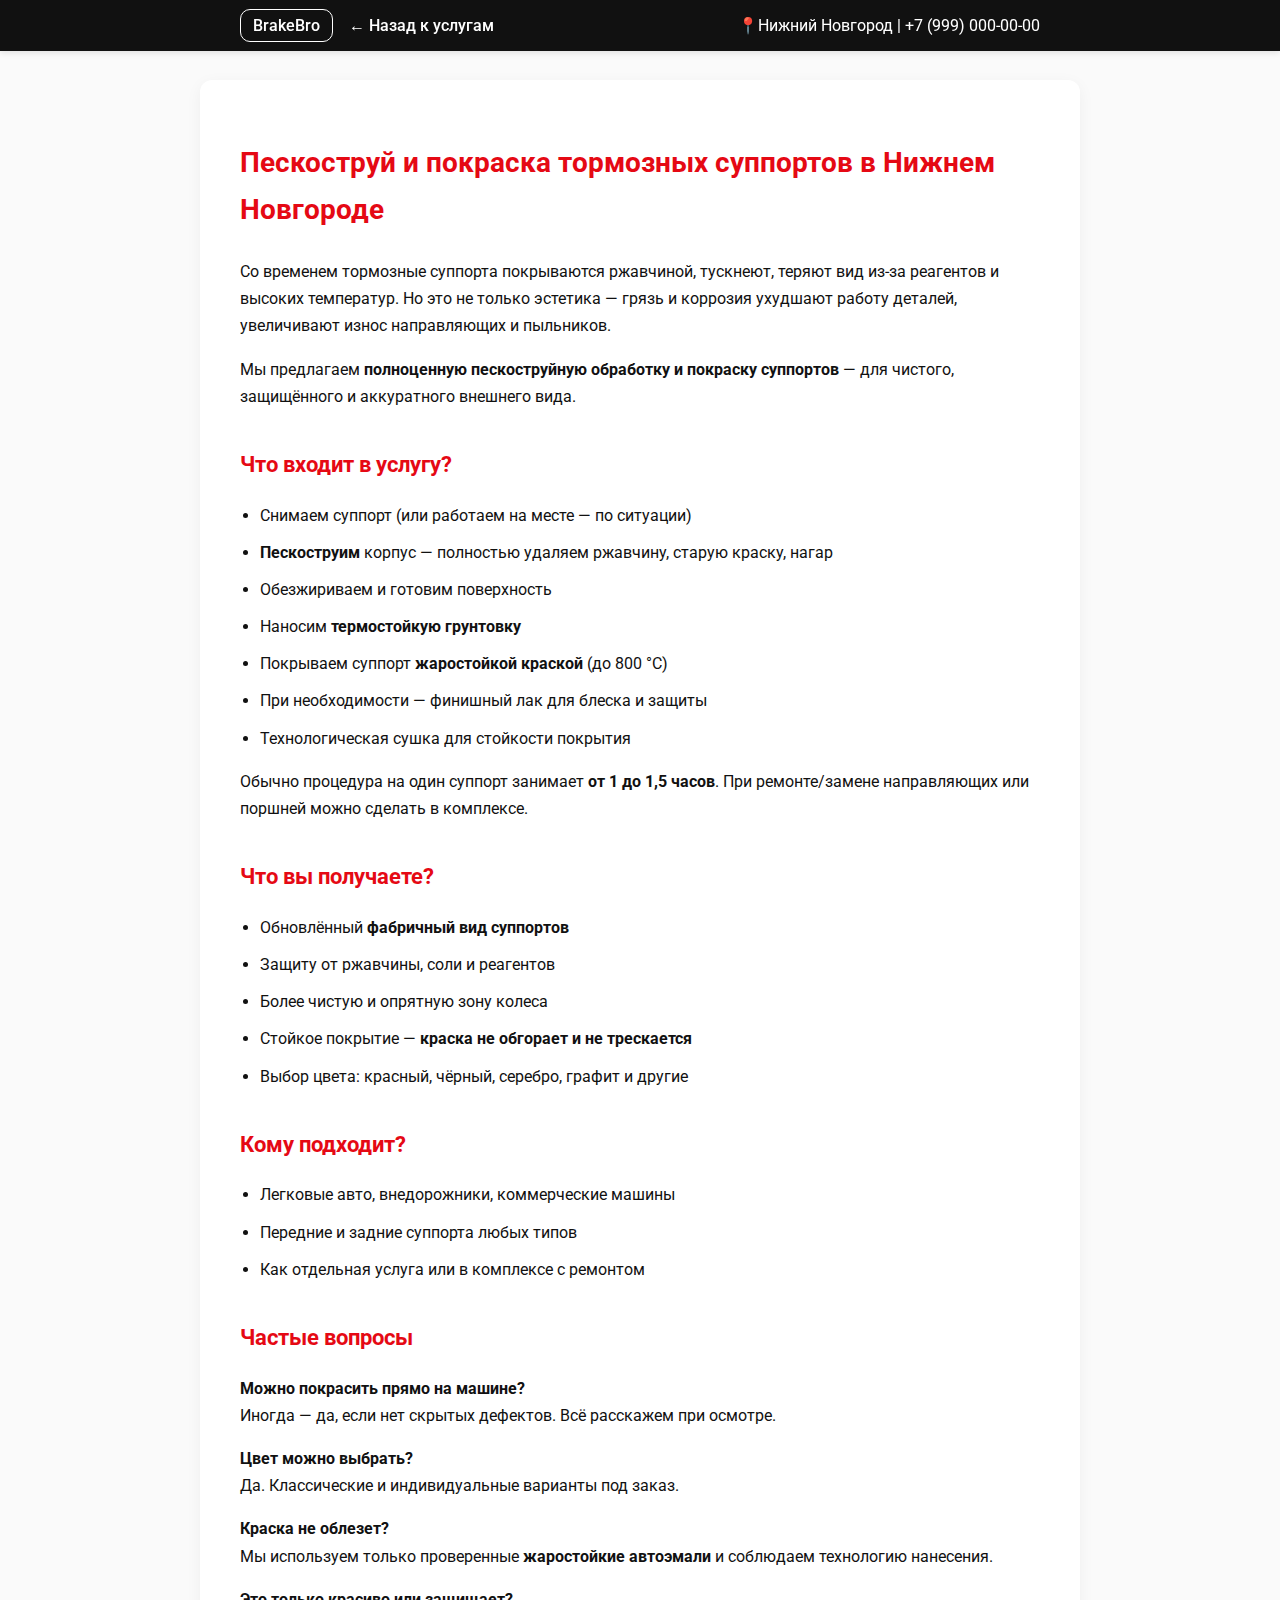
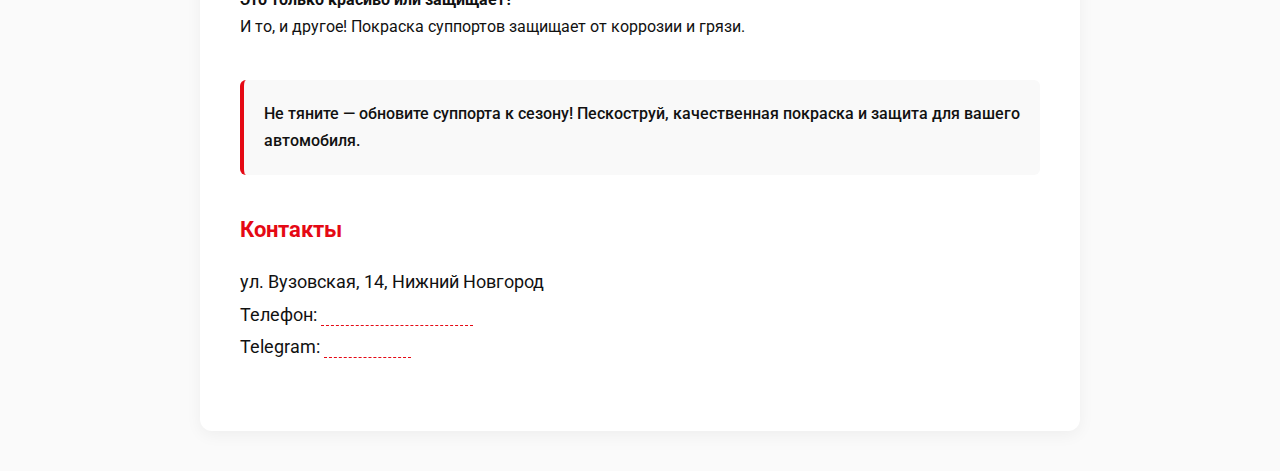
<file: services/pokraska.html>
<!DOCTYPE html>
<html lang="ru">
<head>
  <meta charset="UTF-8">
  <meta name="viewport" content="width=device-width, initial-scale=1.0">
  <meta name="description" content="Пескоструй и покраска тормозных суппортов в Нижнем Новгороде. Очистка, термостойкая покраска, защита от ржавчины и реагентов.">
  <title>Пескоструй и покраска суппортов — BrakeBro Нижний Новгород</title>
  <link href="https://fonts.googleapis.com/css2?family=Roboto:wght@400;700&display=swap" rel="stylesheet">
  <style>
    body {
      font-family: 'Roboto', sans-serif;
      background: #fafafa;
      color: #111;
      margin: 0;
      padding: 40px 20px;
      line-height: 1.7;
      display: flex;
      justify-content: center;
      padding-top: 80px;
    }

    .top-bar {
      background: #111;
      color: #fff;
      width: 100%;
      padding: 12px 0;
      position: fixed;
      top: 0;
      left: 0;
      z-index: 1000;
      box-shadow: 0 2px 6px rgba(0,0,0,0.1);
    }

    .top-bar-inner {
      max-width: 800px;
      margin: 0 auto;
      display: flex;
      justify-content: space-between;
      align-items: center;
      padding: 0 20px;
    }

    .top-bar a,
    .top-bar span {
      color: #fff;
      text-decoration: none;
      font-weight: 500;
      padding: 6px 12px;
      border-radius: 10px;
      transition: all 0.6s ease;
    }

    .top-bar a.site-link {
      border: 1px solid #fff;
    }

    .contacts-block a {
      color: #fff;
      text-decoration: none;
      border-bottom: 1px dashed #e50914;
      transition: color 0.3s;
      font-weight: 500;
    }
    .contacts-block a:hover,
    .contacts-block a:focus {
      color: #e50914;
      border-bottom: 1px solid #e50914;
      text-decoration: none;
    }
    .contacts-block {
      margin-top: 12px;
      margin-bottom: 28px;
      font-size: 18px;
      line-height: 1.8;
    }

    @media (max-width: 600px) {
      .top-bar-inner {
        flex-direction: column;
        align-items: flex-start;
        gap: 8px;
        padding: 10px 16px;
      }

      .top-bar a,
      .top-bar span {
        padding: 4px 8px;
        font-size: 14px;
      }

      .top-bar a.site-link {
        font-size: 16px;
      }
    }

    .container {
      max-width: 800px;
      width: 100%;
      background: #fff;
      padding: 40px;
      border-radius: 12px;
      box-shadow: 0 4px 16px rgba(0,0,0,0.05);
    }

    h1, h2 {
      color: #e50914;
    }

    h1 {
      font-size: 28px;
      margin-bottom: 24px;
    }

    h2 {
      font-size: 22px;
      margin-top: 36px;
    }

    ul {
      padding-left: 20px;
    }

    li {
      margin-bottom: 10px;
    }

    .cta {
      margin-top: 40px;
      padding: 20px;
      border-left: 4px solid #e50914;
      background: #f9f9f9;
      border-radius: 6px;
      font-weight: 500;
    }

    @media (prefers-color-scheme: dark) {
      body {
        background: #181818;
        color: #e0e0e0;
      }

      .container {
        background: #232323;
        box-shadow: 0 4px 16px rgba(0,0,0,0.2);
      }

      .top-bar {
        background: #222;
        color: #fff;
        box-shadow: 0 2px 6px rgba(0,0,0,0.3);
      }
      h1, h2 {
        color: #ff4b4b;
      }
      .cta {
        background: #252525;
        border-left: 4px solid #ff4b4b;
        color: #ffeaea;
      }
    }
  </style>
</head>
<body>
  <div class="top-bar">
    <div class="top-bar-inner">
      <div>
        <a href="/" class="site-link">BrakeBro</a>
        <a href="/#services" class="back-link">← Назад к услугам</a>
      </div>
      <div>📍Нижний Новгород | +7 (999) 000-00-00</div>
    </div>
  </div>

  <div class="container">
    <h1>Пескоструй и покраска тормозных суппортов в Нижнем Новгороде</h1>
    <p>Со временем тормозные суппорта покрываются ржавчиной, тускнеют, теряют вид из-за реагентов и высоких температур. Но это не только эстетика — грязь и коррозия ухудшают работу деталей, увеличивают износ направляющих и пыльников.</p>
    <p>Мы предлагаем <b>полноценную пескоструйную обработку и покраску суппортов</b> — для чистого, защищённого и аккуратного внешнего вида.</p>

    <h2>Что входит в услугу?</h2>
    <ul>
      <li>Снимаем суппорт (или работаем на месте — по ситуации)</li>
      <li><b>Пескоструим</b> корпус — полностью удаляем ржавчину, старую краску, нагар</li>
      <li>Обезжириваем и готовим поверхность</li>
      <li>Наносим <b>термостойкую грунтовку</b></li>
      <li>Покрываем суппорт <b>жаростойкой краской</b> (до 800&nbsp;°C)</li>
      <li>При необходимости — финишный лак для блеска и защиты</li>
      <li>Технологическая сушка для стойкости покрытия</li>
    </ul>
    <p>Обычно процедура на один суппорт занимает <b>от 1 до 1,5 часов</b>. При ремонте/замене направляющих или поршней можно сделать в комплексе.</p>

    <h2>Что вы получаете?</h2>
    <ul>
      <li>Обновлённый <b>фабричный вид суппортов</b></li>
      <li>Защиту от ржавчины, соли и реагентов</li>
      <li>Более чистую и опрятную зону колеса</li>
      <li>Стойкое покрытие — <b>краска не обгорает и не трескается</b></li>
      <li>Выбор цвета: красный, чёрный, серебро, графит и другие</li>
    </ul>

    <h2>Кому подходит?</h2>
    <ul>
      <li>Легковые авто, внедорожники, коммерческие машины</li>
      <li>Передние и задние суппорта любых типов</li>
      <li>Как отдельная услуга или в комплексе с ремонтом</li>
    </ul>

    <h2>Частые вопросы</h2>
    <p><b>Можно покрасить прямо на машине?</b><br>Иногда — да, если нет скрытых дефектов. Всё расскажем при осмотре.</p>
    <p><b>Цвет можно выбрать?</b><br>Да. Классические и индивидуальные варианты под заказ.</p>
    <p><b>Краска не облезет?</b><br>Мы используем только проверенные <b>жаростойкие автоэмали</b> и соблюдаем технологию нанесения.</p>
    <p><b>Это только красиво или защищает?</b><br>И то, и другое! Покраска суппортов защищает от коррозии и грязи.</p>

    <div class="cta">
      Не тяните — обновите суппорта к сезону! Пескоструй, качественная покраска и защита для вашего автомобиля.
    </div>

    <h2>Контакты</h2>
    <div class="contacts-block">
      ул. Вузовская, 14, Нижний Новгород<br>
      Телефон: <a href="tel:+79990000000">+7 (999) 000-00-00</a><br>
      Telegram: <a href="https://t.me/brakebro" target="_blank">@brakebro</a>
    </div>
  </div>
</body>
</html>
</file>
<file: style.css>
:root {
  --font-sans: Inter, "Segoe UI", -apple-system, BlinkMacSystemFont, Roboto, "Helvetica Neue", Arial, "Noto Sans", sans-serif;
}

* { margin: 0; padding: 0; box-sizing: border-box; }
body { font-family: var(--font-sans); background: #f8f9fa; color: #111; }
header {
  background: #000;
  color: #fff;
  padding: 20px 40px;
  display: flex;
  justify-content: space-between;
  align-items: center;
}
header nav a {
  color: #fff;
  margin-left: 20px;
  text-decoration: none;
  font-weight: 500;
}

html {
  scroll-behavior: smooth;
}

#contact {
  scroll-margin-top: 30vh; /* смещение на 30% высоты экрана */
}

#contact-phone {
  scroll-margin-top: clamp(16px, 2vh, 24px);
}

.hero {
  position: relative;
  min-height: 100vh;
  display: flex;
  justify-content: flex-end;
  align-items: center;
  padding-right: 15%;
  color: white;
  overflow: hidden;
}

.hero-bg {
  position: absolute;
  inset: 0;
  width: 100%;
  height: 100%;
  object-fit: cover;
  z-index: 0;
}

.hero::before {
  content: "";
  position: absolute;
  inset: 0;
  background: rgba(0, 0, 0, 0.5); /* затемнение для читаемости текста */
  z-index: 1;
}

.hero-btn {
  padding: 15px 30px;
  background: #e50914;
  color: white;
  font-size: 18px;
  font-weight: 500;
  text-decoration: none;
  border-radius: 4px;
  transition: background 0.3s ease;
  display: inline-block;
}

.hero-btn:hover {
  background: #c40812;
}

.hero-content {
  position: relative;
  z-index: 2;   /* ← Сделать явно выше overlay */
  max-width: 600px;
}

.hero-content p {
  font-size: 18px;
  margin-bottom: 25px; /* ← отступ между текстом и кнопкой */
  line-height: 1.5;
}

.hero-content h1 {
  font-size: 48px;
  font-weight: 700;
  margin-bottom: 30px;
}

.hero-content button {
  padding: 15px 30px;
  font-size: 18px;
  background: #e50914;
  color: white;
  border: none;
  border-radius: 4px;
  cursor: pointer;
  transition: background 0.3s ease;
}

.hero-content button:hover {
  background: #c40812;
}

.branding {
  display: flex;
  justify-content: space-between;
  align-items: center;
  width: 100%;
  background: #111;
  color: #fff;
  padding: 10px 100px 2px;
  flex-wrap: wrap;
  gap: 8px;
}

.brand-main {
  font-size: 28px;
  font-weight: 600;
  letter-spacing: 0.3px;
}

.brand-sub {
  font-size: 13px;
  color: #aaa;
  font-weight: 400;
  letter-spacing: 0.3px;
}

.brand-right {
  display: flex;
  align-items: center;
  gap: 12px;
  flex-wrap: wrap;
  justify-content: flex-end;
}

.brand-bub {
  font-size: 13px;
  color: #aaa;
  font-weight: 400;
  letter-spacing: 0.3px;
}

.brand-phone {
  font-size: 14px;
  color: #e8e8e8;
  text-decoration: none;
  font-weight: 600;
  letter-spacing: 0.2px;
}

.brand-phone:hover {
  color: #fff;
}

.features, .testimonials {
  padding: 30px 40px 20px;
  text-align: center;
}

.services {
  padding: 30px 40px 40px;
  text-align: center;
}

.features h2, .services h2, .testimonials h2 {
  margin-bottom: 30px;
  font-size: 28px;
}
.feature-grid {
  display: grid;
  grid-template-columns: repeat(auto-fit, minmax(220px, 1fr));
  gap: 30px;

}

.testimonials .testimonial {
  margin: 15px auto;
  max-width: 600px;
  background: #f9f9f9;
  padding: 20px;
  border-radius: 8px;
}
footer {
  background: #111;
  color: #fff;
  text-align: center;
  padding: 20px;
}

.symptom-grid {
  max-width: 960px;
  margin: 0 auto;
  padding: 28px 24px;
  display: flex;
  justify-content: space-between;
  gap: 20px;
  background: #f4f4f4;
  border-radius: 16px;
}

.symptom {
  flex: 1;
  padding: 0 18px;
  text-align: left;
  display: flex;
  flex-direction: column;
  gap: 12px;
}

.symptom h2 {
  margin: 0;
  text-align: left;
  font-size: 28px;
  line-height: 1.15;
}

.symptom p {
  margin: 0;
  font-size: 16px;
  line-height: 1.5;
}

.symptom p strong {
  font-weight: 700;
}

.symptom:not(:last-child) {
  border-right: 1px solid #ccc;
}

.service-grid {
  display: grid;
  grid-template-columns: repeat(3, auto); /* ← убираем растяжение */
  column-gap: 24px;
  row-gap: 30px;
  justify-content: center; /* ← центруем весь блок */

}
.service-grid a.service {
  display: inline-block; /* именно так, не flex и не block! */
  background: none;
  color: inherit;
  text-decoration: none;
  border-radius: 12px;
  transition: box-shadow 0.2s, background 0.2s;
  box-shadow: none;
  cursor: pointer;
  /* width: auto; - не нужно! */
  /* height: auto; - не нужно! */
}

.service-grid a.service img {
  width: 100%;
  border-radius: 8px;
  margin-bottom: 10px;
  object-fit: cover;
  aspect-ratio: 3/2;
  transition: transform 0.18s;
}

.service-grid a.service p {
  font-weight: 500;
  font-size: 16px;
  letter-spacing: 0.25px;
  color: inherit;
  background: none;
  margin: 0;
  transition: color 0.2s;
}

.service-grid a.service:hover img {
  transform: scale(1.04);
}
.service {
  max-width: 310px;
  width: 100%;
}

.services h3 {
  font-size: 28px;
  margin-bottom: 30px;
  text-align: center;
}

.service p {
  font-weight: 500;
  font-size: 16px;
  letter-spacing: 0.25px;
}

.works {
  padding: 14px 40px 40px;
  text-align: center;
}

.works h3 {
  font-size: 28px;
  margin-bottom: 30px;
}

.works-grid {
  max-width: 980px;
  margin: 20px auto 0;
  display: grid;
  grid-template-columns: repeat(2, minmax(0, 1fr));
  gap: 24px;
}

.works-column {
  padding: 0;
  text-align: center;
}

.works-label {
  font-size: 22px;
  font-weight: 700;
  margin-bottom: 14px;
  text-align: center;
}

.works-stack {
  display: grid;
  gap: 16px;
}

.work-card {
  margin: 0;
}

.work-card img {
  display: block;
  width: 100%;
  aspect-ratio: 4 / 3;
  object-fit: cover;
  border-radius: 10px;
}

.work-card figcaption {
  margin-top: 8px;
  font-size: 14px;
  color: #444;
}

.reviews-summary {
  padding: 4px 40px 38px;
  text-align: center;
}

.reviews-summary h3 {
  font-size: 28px;
  margin-bottom: 24px;
}

.reviews-card {
  max-width: 980px;
  margin: 0 auto;
  background: #f4f4f4;
  border-radius: 14px;
  padding: 22px 24px;
  display: grid;
  grid-template-columns: 240px minmax(0, 1fr);
  gap: 24px;
  align-items: center;
}

.reviews-score {
  text-align: center;
}

.reviews-number {
  font-size: 76px;
  line-height: 1;
  font-weight: 700;
  margin: 0 0 8px;
}

.reviews-stars {
  margin: 0 0 10px;
  font-size: 30px;
  letter-spacing: 2px;
  color: #f4a100;
  line-height: 1;
}

.reviews-count {
  margin: 0;
  font-size: 30px;
  font-weight: 500;
}

.reviews-breakdown {
  display: grid;
  gap: 10px;
}

.reviews-row {
  display: grid;
  grid-template-columns: 40px minmax(0, 1fr) 28px;
  align-items: center;
  gap: 10px;
}

.reviews-row-label {
  font-size: 20px;
  font-weight: 700;
  text-align: left;
  color: #f4a100;
}

.reviews-bar {
  width: 100%;
  height: 5px;
  background: #d0d0d0;
  border-radius: 999px;
  overflow: hidden;
}

.reviews-bar > span {
  display: block;
  width: var(--fill, 0%);
  height: 100%;
  background: #7a7a7a;
}

.reviews-row-value {
  font-size: 28px;
  line-height: 1;
  text-align: right;
}

.seo-text {
  width: 100%;
  max-width: 800px;
  margin: 40px auto;
  font-size: 16px;
  line-height: 1.6;
  background-color: #f4f4f4;
  border-radius: 16px;
  padding: 20px 30px 30px;
  }

.seo-intro {
  background-color: transparent;
  border-radius: 0;
}

.seo-text h2 {
  font-size: 22px;
  margin-bottom: 15px;
  text-align: left;
}

.seo-text > p {
  margin: 0;
}

.seo-chips {
  list-style: none;
  padding: 0;
  margin: 14px 0 0;
  display: flex;
  flex-wrap: wrap;
  justify-content: flex-start;
  align-items: center;
  gap: 8px;
}

.seo-chips li {
  padding: 6px 10px;
  border-radius: 999px;
  background: #e9e9e9;
  font-size: 14px;
  line-height: 1;
}

.seo-alert {
  margin-top: 56px !important;
  padding: 14px 16px;
  background: #ededed;
  border-left: 4px solid #e50914;
  border-radius: 8px;
  font-weight: 500;
}

.seo-text h5 {
  font-size: 20px;
  margin-bottom: 15px;
}

.seo-text ul:not(.seo-chips) {
  padding-left: 20px;
  text-align: left;
}

.seo-text blockquote {
  margin: 30px 0;
  padding-left: 15px;
  border-left: 3px solid #ccc;
  font-style: italic;
  color: #444;
}

.cta-inline {
  background: #f4f4f4;
  border-left: 4px solid #e50914;
  padding: 20px;
  font-weight: 500;
  font-size: 16px;
  color: #111;
  margin: 30px auto 30px;
  border-radius: 8px;
  max-width: 800px;
  text-align: center;
}

.location {
  text-align: center;
  padding: 0px 40px;
}

.location h4 {
  font-size: 28px;
  margin-bottom: 10px;
}

.location p {
  font-size: 16px;
  margin-bottom: 30px;
}

.workflow {
  max-width: 1100px;
  margin: 30px auto 40px;
  padding: 0 20px;
  text-align: center;
}

.workflow h5 {
  font-size: 32px;
  margin-bottom: 26px;
}

.workflow-track {
  margin: 0 auto;
  padding: 0;
  display: flex;
  justify-content: center;
  align-items: center;
  gap: 10px;
}

.workflow-step {
  width: 185px;
  flex: 0 1 185px;
  min-height: 90px;
  background: #f4f4f4;
  border: 1px solid #ddd;
  border-radius: 12px;
  padding: 14px 12px;
  display: flex;
  align-items: center;
  justify-content: center;
  text-align: center;
  font-weight: 500;
  line-height: 1.35;
}

.workflow-arrow {
  display: inline-flex;
  align-items: center;
  justify-content: center;
  width: 16px;
  line-height: 1;
  color: #e50914;
  font-size: 22px;
  font-weight: 700;
}

@media (max-width: 1180px) {
  .workflow-track {
    flex-direction: column;
    gap: 14px;
  }

  .workflow-step {
    width: 100%;
    max-width: 420px;
    margin: 0 auto;
    min-height: 78px;
  }

  .workflow-arrow {
    transform: rotate(90deg);
  }
}

.map iframe {
  border-radius: 8px;
  margin-bottom: 30px;
  max-width: 100%;
}

.light-theme {
  background-color: #f4f4f4;
  color: #111;
}

.final-call {
  padding-top: 72px;
  padding-bottom: 72px;
  text-align: center;
}

.final-call h4 {
  font-size: 24px;
  font-weight: 700;
  margin-bottom: 20px;
  letter-spacing: 0.3px;
}

.final-call .subtitle {
  font-size: 16px;
  margin-bottom: 24px;
  color: #000000;
}

.contact-cards {
  max-width: 760px;
  margin: 30px auto 34px;
  display: grid;
  grid-template-columns: repeat(2, minmax(0, 1fr));
  gap: 22px;
}

.contact-card {
  background: transparent;
  border: none;
  border-radius: 14px;
  padding: 20px 16px;
  text-align: center;
  box-shadow: none;
}

.contact-card h5 {
  font-size: 19px;
  margin: 0 0 14px;
}

.contact-btn {
  display: inline-block;
  width: 100%;
  text-decoration: none;
  padding: 10px 12px;
  border-radius: 10px;
  border: 1px solid #d6d6d6;
  color: #1f1f1f;
  font-weight: 600;
  transition: background 0.2s ease, border-color 0.2s ease, color 0.2s ease;
}

.contact-btn:hover {
  background: #f1f1f1;
}

.contact-btn-telegram {
  border-color: #0088cc;
  background: transparent;
  color: #229ED9;
}

.contact-btn-telegram:hover {
  background: rgba(0, 136, 204, 0.05);
}

.contact-btn-whatsapp {
  border-color: #25D366;
  background: transparent;
  color: #25D366;
}

.contact-btn-whatsapp:hover {
  background: rgba(37, 211, 102, 0.08);
}

.contact-phone-row {
  max-width: 760px;
  margin: 0 auto 34px;
}

.contact-phone-btn {
  display: grid;
  gap: 10px;
  text-decoration: none;
  text-align: center;
  padding: 18px 16px;
  border-radius: 12px;
  background: #f6f6f7;
  border: 1px solid #dddddd;
  transition: background 0.2s ease, border-color 0.2s ease;
}

.contact-phone-btn:hover {
  background: #f0f0f2;
  border-color: #d4d4d4;
}

.contact-phone-caption {
  font-size: 18px;
  font-weight: 600;
  color: #555;
}

.contact-phone-number {
  color: #1e1e1e;
  font-size: 34px;
  line-height: 1.15;
  font-weight: 700;
}

.contact-or {
  max-width: 760px;
  margin: 0 auto 26px;
  display: grid;
  grid-template-columns: 1fr auto 1fr;
  align-items: center;
  gap: 14px;
}

.contact-or::before,
.contact-or::after {
  content: "";
  height: 1px;
  background: #d7d7d7;
}

.contact-or span {
  font-size: 13px;
  letter-spacing: 0.14em;
  color: #8c8c8c;
  font-weight: 700;
}

.callback-box {
  max-width: 760px;
  margin: 0 auto;
  background: linear-gradient(180deg, #f9f9f9 0%, #f5f5f5 100%);
  border: 1px solid #e3e3e3;
  border-radius: 14px;
  padding: 26px;
  text-align: left;
  box-shadow: 0 8px 24px rgba(0, 0, 0, 0.05);
}

.callback-title {
  margin: 0 0 24px;
  font-size: 22px;
  font-weight: 700;
  text-align: center;
}

.callback-form {
  display: grid;
  grid-template-columns: repeat(2, minmax(0, 1fr));
  gap: 18px;
}

.callback-field {
  display: grid;
  gap: 9px;
  font-size: 14px;
}

.callback-field span {
  font-weight: 500;
}

.callback-field input,
.callback-field textarea {
  width: 100%;
  border: 1px solid #d3d3d3;
  border-radius: 10px;
  padding: 12px 14px;
  background: #fcfcfd;
  color: #111;
  font: inherit;
}

.callback-field textarea {
  resize: vertical;
  min-height: 110px;
}

.callback-field input:focus,
.callback-field textarea:focus {
  outline: none;
  border-color: #c77a80;
  box-shadow: 0 0 0 3px rgba(199, 122, 128, 0.15);
}

.callback-field-full {
  grid-column: 1 / -1;
}

.callback-hp {
  position: absolute;
  left: -10000px;
  opacity: 0;
  pointer-events: none;
}

.callback-submit {
  grid-column: 1 / -1;
  border: none;
  border-radius: 10px;
  padding: 14px 16px;
  background: #b73a48;
  color: #fff;
  font-size: 16px;
  font-weight: 600;
  cursor: pointer;
  transition: background 0.2s ease;
}

.callback-submit:hover {
  background: #9f2f3b;
}

.callback-submit:disabled {
  background: #a7a7a7;
  cursor: wait;
}

.callback-status {
  grid-column: 1 / -1;
  min-height: 20px;
  margin: 0;
  font-size: 14px;
}

.callback-legal {
  grid-column: 1 / -1;
  margin: 2px 0 0;
  font-size: 12px;
  line-height: 1.4;
  color: #6f6f6f;
  text-align: center;
}

.final-telegram {
  display: inline-flex;
  align-items: center;
  gap: 8px;
  font-size: 18px;
  color: #229ED9;
  font-weight: 600;
  text-decoration: none;
  margin-top: 12px;
  transition: 0.3s ease;
  border: 1.5px solid #0088cc; /* рамка вокруг */
  padding: 8px 16px;
  border-radius: 8px;
}

.final-telegram:hover {
  background: rgba(0, 136, 204, 0.05); /* лёгкая подсветка */
  text-decoration: none;
}

.final-phone {
  display: inline-block;
  margin-top: 10px;
  font-size: 28px;
  color: #e50914;
  font-weight: 500;
  text-decoration: underline;
  transition: opacity 0.3s ease;
}

.final-phone:hover {
  opacity: 0.8;
}

.tg-icon {
  width: 24px;
  height: 24px;
}


.faq-preview {
  text-align: center;
  margin: 40px auto;
  max-width: 800px;
  margin-bottom: 110px; /* ⬅️ добавили место под “парящие” карточки */
}

.faq-divider {
  width: 120px;
  height: 2px;
  background-color: #ccc;
  border: none;
  margin: 30px auto 30px;

}

.faq-preview h5 {
  font-size: 32px;
  margin-bottom: 50px;
}

.faq-scatter {
  position: relative;
  display: flex;
  justify-content: center;
  align-items: flex-start;
  flex-wrap: wrap;
  gap: 40px;
  min-height: 300px;
}

.faq-card {
  background: #eee;
  border-left: 6px solid #e50914;
  padding: 20px 25px;
  border-radius: 12px;
  width: 250px;
  position: relative;
  text-align: left;
  transition: all 0.3s ease;
  cursor: default;
  color: #333; /* ← базовый цвет */
}

.faq-card:hover {
  border-left: none;
  background-color: #e50914;
  color: #fff;
  box-shadow: 0 10px 24px rgba(0, 0, 0, 0.15);
}

.faq-link {
  text-decoration: none;
  color: inherit;
  display: block;
}


/* ДОБАВЛЯЕМ: переопределим цвета прямо при наведении */
.faq-card:hover p,
.faq-card:hover strong {
  color: #fff;
}

/* Заголовок вопроса */
.faq-card strong {
  display: inline-block;
  position: relative;
  font-weight: 700;
  margin-bottom: 10px;
  color: #000; /* ← вот он мешал inherit */
}

/* Описание вопроса */
.faq-card p {
  margin: 0;
  font-size: 15px;
  color: #333; /* ← и это */
}

/* Плавающее позиционирование — как ты просил */

.faq-left {
  transform: translate(-20px, 0px); /* левее и выше */
}

.faq-right {
  transform: translate(10px, 70px); /* правее и чуть ниже */
}

.faq-center {
  transform: translate(10px, 70px); /* по центру, но опущен вниз */
}


/* Chrome, Edge, Safari */
::-webkit-scrollbar {
  width: 10px;
}

::-webkit-scrollbar-track {
  background: #1a1a1a; /* очень тёмный фон */
}

::-webkit-scrollbar-thumb {
  background-color: #444; /* тёмно-серый бегунок */
  border-radius: 10px;
  border: 2px solid #1a1a1a;
}

/* Firefox */
html {
  scrollbar-width: thin;
  scrollbar-color: #444 #1a1a1a; /* thumb | track */
}

.footer {
  background-color: #111;
  color: #ccc;
  padding: 40px 20px 20px;
  font-size: 14px;
}

.footer-wrapper {
  max-width: 1200px;
  margin: 0 auto;
  display: grid;
  grid-template-columns: repeat(3, 1fr); /* Три равные колонки */
  gap: 30px;
  align-items: start;
  text-align: center;
}


.footer-brand h6 {
  font-size: 18px;
  color: white;
  margin-bottom: 5px;
}

.footer-brand p {
  font-size: 13px;
  color: #aaa;
}

.footer-nav {
  display: flex;
  flex-direction: row;
  justify-content: center;
  align-items: center;
  gap: 20px;
}


.footer-nav a {
  color: #ccc;
  text-decoration: none;
  font-size: 14px;
  font-weight: 500;
  transition: color 0.3s ease;
}

.footer-nav a:hover {
  color: white;
}


.footer-contact p {
  margin: 0;
  color: #ccc;
}

.footer-bottom {
  text-align: center;
  border-top: 1px solid #333;
  margin-top: 30px;
  padding-top: 15px;
  color: #777;
  font-size: 12px;
}

@media (prefers-color-scheme: dark) {
  body {
    background: #111;
    color: #eee;
  }

  .branding,
  .top-bar,
  .footer {
    background-color: #000;
    color: #fff;
    position: relative;
    overflow: hidden;
  }
  .seo-text {
    text-align: left;
    border-radius: 16px;
    overflow: hidden; /* Чтобы фон или изображение не вылезало за края */
    margin: 30px auto;
  }

  .seo-intro {
    background-color: transparent;
    border-radius: 0;
  }

  .seo-text blockquote p {
    color: #eee;
  }

  .seo-chips li {
    background: #2a2a2a;
    color: #eee;
    border: 1px solid #3a3a3a;
  }

  .seo-alert {
    background: #171717;
    color: #eee;
    border-left-color: #ff3a45;
  }
  .faq-card p,
  .faq-card strong {
    color: #eee;
  }

  .service-grid a.service p {
    color: #eee;
  }

  .service {
    background: transparent !important;
  }

  .service p {
    background: transparent !important;
    color: #eee;
  }

  .work-card figcaption {
    color: #bdbdbd;
  }

  .reviews-card {
    background: #1a1a1a;
    border: 1px solid #333;
  }

  .reviews-bar {
    background: #3f3f3f;
  }

  .reviews-bar > span {
    background: #9b9b9b;
  }
  .faq-card {
    background: #222;
    border-left-color: #e50914;
    color: #ddd;
  }

  .faq-card:hover {
    background: #e50914;
    color: #fff;
  }

  .service p,
  .seo-text:not(.seo-intro),
  .cta-inline,
  .location {
    background-color: #1a1a1a;
    color: #eee;
    padding-top: 20px;
  }

  .symptom-grid {
    background: #1a1a1a;
  }

  .workflow-step {
    background-color: #1a1a1a;
    color: #eee;
    border-color: #333;
  }

  .workflow-arrow {
    color: #ff4d57;
  }

  .cta-inline {
    border-left-color: #e50914;
  }

  section.final-call {
  background: #1a1a1a;
  color: #eee;
  }

  .footer-nav a {
    color: #ccc;
  }

  .footer-nav a:hover {
    color: #fff;
  }

  .final-telegram {
    border-color: #229ED9;
    color: #229ED9;
  }

  .contact-card,
  .callback-box {
    background: #171717;
    border-color: #2d2d2d;
    box-shadow: none;
  }

  .contact-card {
    border: none;
  }

  .contact-btn {
    background: #121212;
    color: #eee;
    border-color: #343434;
  }

  .contact-btn:hover {
    background: #1f1f1f;
  }

  .contact-btn-telegram {
    border-color: #229ED9;
    background: transparent;
    color: #229ED9;
  }

  .contact-btn-telegram:hover {
    background: rgba(34, 158, 217, 0.1);
  }

  .contact-btn-whatsapp {
    border-color: #25D366;
    background: transparent;
    color: #25D366;
  }

  .contact-btn-whatsapp:hover {
    background: rgba(37, 211, 102, 0.12);
  }

  .contact-phone-btn {
    background: #151515;
    border-color: #2f2f2f;
  }

  .contact-phone-btn:hover {
    background: #1a1a1a;
    border-color: #3a3a3a;
  }

  .contact-phone-caption {
    color: #c6c6c6;
  }

  .contact-phone-number {
    color: #e7e7e7;
  }

  .contact-or::before,
  .contact-or::after {
    background: #323232;
  }

  .contact-or span {
    color: #9b9b9b;
  }

  .callback-field input,
  .callback-field textarea {
    background: #101010;
    border-color: #343434;
    color: #eee;
  }

  .callback-field input:focus,
  .callback-field textarea:focus {
    border-color: #8f5a60;
    box-shadow: 0 0 0 3px rgba(143, 90, 96, 0.25);
  }

  .callback-submit {
    background: #c64556;
  }

  .callback-submit:hover {
    background: #ad3646;
  }

  .callback-status {
    color: #e3e3e3;
  }

  .callback-legal {
    color: #a9a9a9;
  }

  .final-telegram:hover {
    background: rgba(34, 158, 217, 0.1);
  }

  .final-call .subtitle {
    font-size: 16px;
    margin-bottom: 16px;
    color: #C0C0C0;
  }
}

@media (max-width: 768px) {

  .hero {
    min-height: 70vh; /* Можно и меньше, если хочется выше */
    align-items: flex-start; /* Текст к верху */
    padding-right: 0;
    padding-top: 76px; /* Небольшой отступ сверху */
    justify-content: center; /* Центрируем по горизонтали */
  }

  .hero-content {
    margin: 0 auto;
    max-width: 90vw;
    padding: 0 5vw;  /* Боковые отступы */
    text-align: center; /* Центрируем текст и кнопку */
  }

  .hero-content h1 {
    font-size: 28px;
  }

  .hero-content p {
    font-size: 15px;
  }

  .hero-content button,
  .hero-btn {
    font-size: 16px;
    padding: 12px 24px;
    margin: 0 auto;
    display: block;  /* Кнопка по центру */
  }

  .branding {
    padding: 10px 20px; /* меньше отступ слева и справа */
    text-align: left;
  }

  .brand-right {
    justify-content: flex-start;
    gap: 8px;
  }

  .brand-main {
    font-size: 22px;
  }

  .brand-sub {
    font-size: 12px;
  }

  .footer-wrapper {
    display: flex;
    flex-direction: column;
    align-items: center;
    text-align: center;
    gap: 30px;
  }

  .footer-brand,
  .footer-nav,
  .footer-contact {
    align-items: center;
  }

  .contact-cards {
    grid-template-columns: repeat(2, minmax(0, 1fr));
    max-width: 520px;
    gap: 12px;
    margin: 22px auto 24px;
  }

  .contact-phone-row {
    max-width: 520px;
    margin-bottom: 24px;
  }

  .contact-or {
    max-width: 520px;
    margin-bottom: 18px;
    gap: 10px;
  }

  .contact-phone-btn {
    padding: 16px 14px;
    gap: 8px;
  }

  .contact-phone-number {
    font-size: 28px;
  }

  .callback-box {
    max-width: 520px;
    padding: 18px;
  }

  .callback-title {
    font-size: 20px;
    text-align: center;
    margin-bottom: 18px;
  }

  .callback-form {
    grid-template-columns: 1fr;
  }

  .symptom-grid {
    flex-direction: column;
    gap: 30px;
    padding: 24px 18px;
    margin: 20px auto;
  }

  .symptom h2 {
    font-size: 24px;
  }

  .works {
    padding: 12px 20px 32px;
  }

  .reviews-summary {
    padding: 4px 20px 28px;
  }

  .workflow h5 {
    font-size: 26px;
    margin-bottom: 20px;
  }

  .symptom:not(:last-child) {
    border-right: none;
    border-bottom: 1px solid #ccc;
    padding-bottom: 20px;
    margin-bottom: 20px;
  }

  .faq-scatter {
    flex-direction: column;
    align-items: center;
    gap: 20px;
    min-height: auto;
  }

  .faq-left,
  .faq-right,
  .faq-center {
    transform: none !important;
  }

  .faq-card {
    width: 90%; /* адаптивно под экран */
    max-width: 320px;
  }
}

@media (max-width: 900px) {
  .service-grid {
    grid-template-columns: repeat(2, auto);
  }

  .works-grid {
    grid-template-columns: 1fr;
    max-width: 520px;
  }

  .reviews-card {
    grid-template-columns: 1fr;
    gap: 18px;
    max-width: 640px;
    padding: 18px 16px;
  }

  .reviews-number {
    font-size: 62px;
  }

  .reviews-stars {
    font-size: 26px;
  }

  .reviews-count {
    font-size: 24px;
  }

  .reviews-row {
    grid-template-columns: 36px minmax(0, 1fr) 24px;
  }

  .reviews-row-label {
    font-size: 18px;
  }

  .reviews-row-value {
    font-size: 24px;
  }
}

@media (max-width: 600px) {
  .service-grid {
    grid-template-columns: 1fr;
  }
}
</file>
